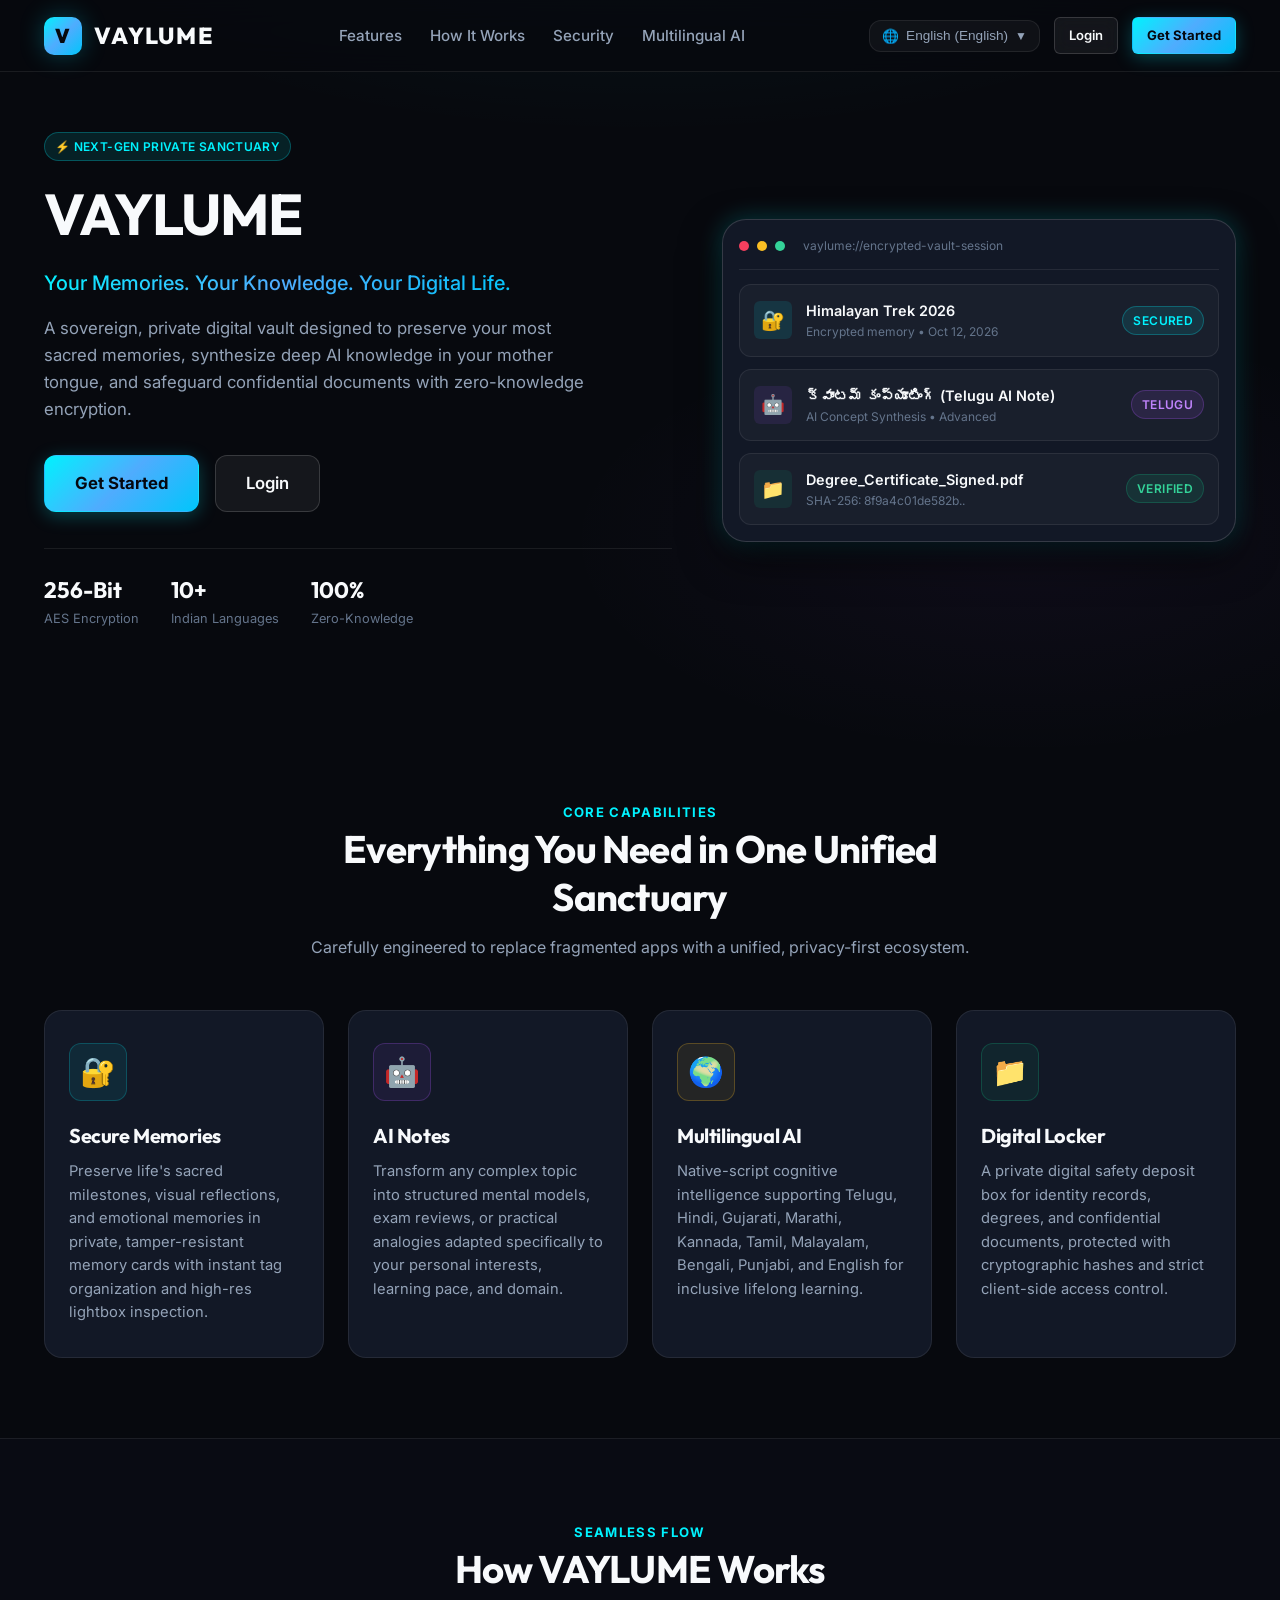
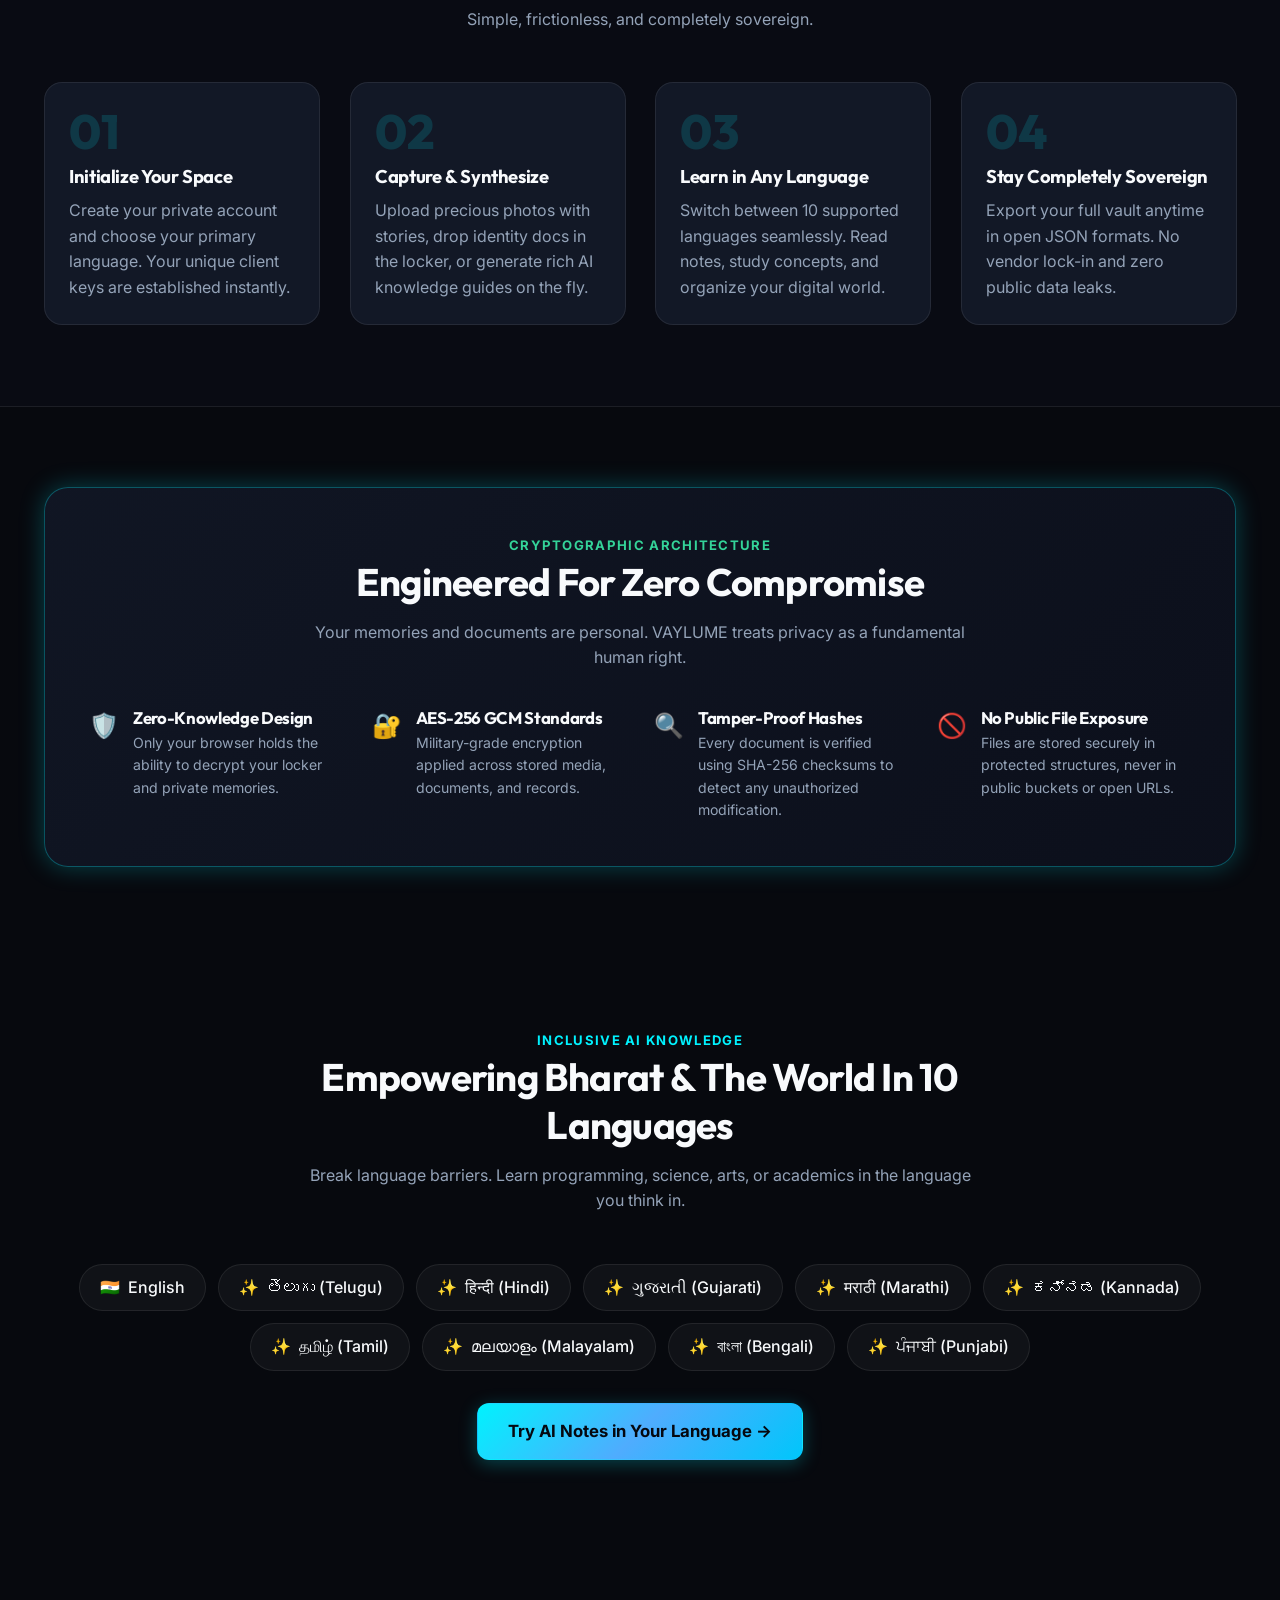
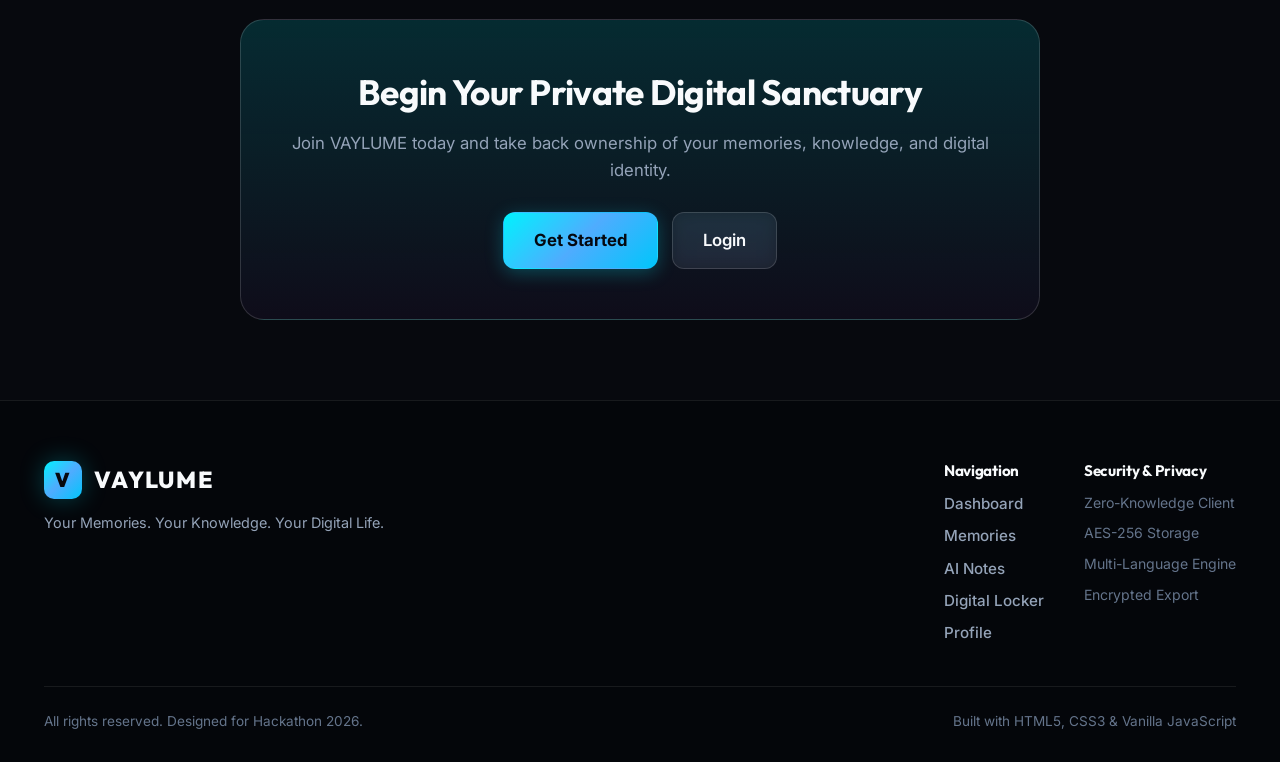
<file: frontend/index.html>
<!DOCTYPE html>
<html lang="en">
<head>
  <meta charset="UTF-8">
  <meta name="viewport" content="width=device-width, initial-scale=1.0">
  <title>VAYLUME | Your Memories. Your Knowledge. Your Digital Life.</title>
  <meta name="description" content="A private, encrypted digital sanctuary for personal memories, multilingual AI notes, and zero-knowledge digital document storage.">
  <link rel="icon" type="image/svg+xml" href="icon.svg">
  <link rel="manifest" href="manifest.json">
  <meta name="theme-color" content="#030712">
  <meta name="mobile-web-app-capable" content="yes">
  <link rel="stylesheet" href="css/style.css">
  <link rel="stylesheet" href="css/animations.css">
  <link rel="stylesheet" href="css/responsive.css">
</head>
<body>

  <!-- Floating Navigation Header -->
  <header class="site-header" role="banner">
    <div class="container nav-container">
      <a href="index.html" class="brand-logo" aria-label="VAYLUME Home">
        <span class="brand-icon">V</span>
        <span>VAYLUME</span>
      </a>

      <!-- Desktop Nav Links -->
      <nav aria-label="Main Navigation">
        <ul class="nav-links">
          <li><a href="#features" class="nav-link" data-i18n="nav_features">Features</a></li>
          <li><a href="#how-it-works" class="nav-link" data-i18n="nav_how_it_works">How It Works</a></li>
          <li><a href="#security" class="nav-link" data-i18n="nav_security">Security</a></li>
          <li><a href="#multilingual" class="nav-link" data-i18n="nav_multilingual">Multilingual AI</a></li>
        </ul>
      </nav>

      <!-- Nav Actions (Language Dropdown, Login, Get Started) -->
      <div class="nav-actions">
        <!-- Language Switcher -->
        <div class="lang-selector-wrapper">
          <button type="button" class="lang-btn" aria-haspopup="true" aria-expanded="false" id="header-lang-btn">
            <span>🌐</span>
            <span id="current-lang-text">English</span>
            <span style="font-size: 0.75rem;">▼</span>
          </button>
          <div class="lang-dropdown-menu" role="menu" aria-labelledby="header-lang-btn">
            <!-- Populated dynamically by main.js with 10 Indian & global languages -->
          </div>
        </div>

        <a href="login.html" class="btn btn-secondary btn-sm" data-i18n="btn_login">Login</a>
        <a href="signup.html" class="btn btn-primary btn-sm" data-i18n="btn_get_started">Get Started</a>

        <!-- Mobile Toggle Button -->
        <button type="button" class="mobile-nav-toggle" aria-label="Toggle Navigation Menu">
          ☰
        </button>
      </div>
    </div>
  </header>

  <main id="main-content">
    <!-- Hero Section -->
    <section class="hero-section" aria-labelledby="hero-heading">
      <div class="container hero-grid">
        <div class="hero-content">
          <div class="hero-badge animate-fadeIn">
            <span class="badge badge-cyan">⚡ Next-Gen Private Sanctuary</span>
          </div>

          <h1 id="hero-heading" class="hero-title animate-fadeIn">
            VAYLUME
          </h1>

          <p class="hero-tagline text-gradient animate-fadeIn" data-i18n="brand_tagline">
            Your Memories. Your Knowledge. Your Digital Life.
          </p>

          <p class="hero-desc animate-fadeIn">
            A sovereign, private digital vault designed to preserve your most sacred memories, synthesize deep AI knowledge in your mother tongue, and safeguard confidential documents with zero-knowledge encryption.
          </p>

          <div class="hero-actions animate-fadeIn">
            <a href="signup.html" class="btn btn-primary btn-lg" data-i18n="btn_get_started">
              Get Started Free →
            </a>
            <a href="login.html" class="btn btn-secondary btn-lg" data-i18n="btn_login">
              Login to Vault
            </a>
          </div>

          <div class="hero-stats animate-fadeIn">
            <div>
              <div class="hero-stat-number text-cyan">256-Bit</div>
              <div class="hero-stat-label">AES Encryption</div>
            </div>
            <div>
              <div class="hero-stat-number text-violet">10+</div>
              <div class="hero-stat-label">Indian Languages</div>
            </div>
            <div>
              <div class="hero-stat-number text-emerald">100%</div>
              <div class="hero-stat-label">Zero-Knowledge</div>
            </div>
          </div>
        </div>

        <!-- Futuristic Interactive Cyber Mockup -->
        <div class="hero-mockup-frame animate-float" aria-hidden="true">
          <div class="mockup-header">
            <span class="mockup-dot red"></span>
            <span class="mockup-dot yellow"></span>
            <span class="mockup-dot green"></span>
            <span style="font-size: 0.75rem; color: var(--text-muted); margin-left: 10px;">vaylume://encrypted-vault-session</span>
          </div>
          <div class="mockup-card-list">
            <div class="mockup-item">
              <div class="mockup-item-icon">🔐</div>
              <div style="flex: 1;">
                <div style="font-weight: 600; font-size: 0.9rem;">Himalayan Trek 2026</div>
                <div style="font-size: 0.75rem; color: var(--text-muted);">Encrypted memory • Oct 12, 2026</div>
              </div>
              <span class="badge badge-cyan">Secured</span>
            </div>

            <div class="mockup-item">
              <div class="mockup-item-icon" style="background: rgba(168, 85, 247, 0.1); color: var(--violet-400);">🤖</div>
              <div style="flex: 1;">
                <div style="font-weight: 600; font-size: 0.9rem;">క్వాంటమ్ కంప్యూటింగ్ (Telugu AI Note)</div>
                <div style="font-size: 0.75rem; color: var(--text-muted);">AI Concept Synthesis • Advanced</div>
              </div>
              <span class="badge badge-violet">Telugu</span>
            </div>

            <div class="mockup-item">
              <div class="mockup-item-icon" style="background: rgba(16, 185, 129, 0.1); color: var(--emerald-400);">📁</div>
              <div style="flex: 1;">
                <div style="font-weight: 600; font-size: 0.9rem;">Degree_Certificate_Signed.pdf</div>
                <div style="font-size: 0.75rem; color: var(--text-muted);">SHA-256: 8f9a4c01de582b..</div>
              </div>
              <span class="badge badge-emerald">Verified</span>
            </div>
          </div>
        </div>
      </div>
    </section>

    <!-- Four Core Features Section -->
    <section id="features" class="features-section reveal-on-scroll" aria-labelledby="features-heading">
      <div class="container">
        <div class="section-header">
          <span class="section-subtitle">Core Capabilities</span>
          <h2 id="features-heading" class="section-title">Everything You Need in One Unified Sanctuary</h2>
          <p>Carefully engineered to replace fragmented apps with a unified, privacy-first ecosystem.</p>
        </div>

        <div class="feature-grid">
          <!-- Feature 1: Secure Memories -->
          <article class="feature-card">
            <div class="feature-icon-box">🔐</div>
            <h3 class="feature-title">Secure Memories</h3>
            <p class="feature-desc">
              Preserve life's sacred milestones, visual reflections, and emotional memories in private, tamper-resistant memory cards with instant tag organization and high-res lightbox inspection.
            </p>
          </article>

          <!-- Feature 2: AI Notes -->
          <article class="feature-card">
            <div class="feature-icon-box" style="background: rgba(168, 85, 247, 0.08); border-color: rgba(168, 85, 247, 0.25); color: var(--violet-400);">🤖</div>
            <h3 class="feature-title">AI Notes</h3>
            <p class="feature-desc">
              Transform any complex topic into structured mental models, exam reviews, or practical analogies adapted specifically to your personal interests, learning pace, and domain.
            </p>
          </article>

          <!-- Feature 3: Multilingual AI -->
          <article class="feature-card">
            <div class="feature-icon-box" style="background: rgba(251, 191, 36, 0.08); border-color: rgba(251, 191, 36, 0.25); color: var(--amber-400);">🌍</div>
            <h3 class="feature-title">Multilingual AI</h3>
            <p class="feature-desc">
              Native-script cognitive intelligence supporting Telugu, Hindi, Gujarati, Marathi, Kannada, Tamil, Malayalam, Bengali, Punjabi, and English for inclusive lifelong learning.
            </p>
          </article>

          <!-- Feature 4: Digital Locker -->
          <article class="feature-card">
            <div class="feature-icon-box" style="background: rgba(16, 185, 129, 0.08); border-color: rgba(16, 185, 129, 0.25); color: var(--emerald-400);">📁</div>
            <h3 class="feature-title">Digital Locker</h3>
            <p class="feature-desc">
              A private digital safety deposit box for identity records, degrees, and confidential documents, protected with cryptographic hashes and strict client-side access control.
            </p>
          </article>
        </div>
      </div>
    </section>

    <!-- How It Works Section -->
    <section id="how-it-works" class="how-it-works-section reveal-on-scroll" aria-labelledby="hiw-heading">
      <div class="container">
        <div class="section-header">
          <span class="section-subtitle">Seamless Flow</span>
          <h2 id="hiw-heading" class="section-title">How VAYLUME Works</h2>
          <p>Simple, frictionless, and completely sovereign.</p>
        </div>

        <div class="steps-grid">
          <div class="step-card card">
            <div class="step-number">01</div>
            <h3 class="step-title">Initialize Your Space</h3>
            <p>Create your private account and choose your primary language. Your unique client keys are established instantly.</p>
          </div>

          <div class="step-card card">
            <div class="step-number">02</div>
            <h3 class="step-title">Capture & Synthesize</h3>
            <p>Upload precious photos with stories, drop identity docs in the locker, or generate rich AI knowledge guides on the fly.</p>
          </div>

          <div class="step-card card">
            <div class="step-number">03</div>
            <h3 class="step-title">Learn in Any Language</h3>
            <p>Switch between 10 supported languages seamlessly. Read notes, study concepts, and organize your digital world.</p>
          </div>

          <div class="step-card card">
            <div class="step-number">04</div>
            <h3 class="step-title">Stay Completely Sovereign</h3>
            <p>Export your full vault anytime in open JSON formats. No vendor lock-in and zero public data leaks.</p>
          </div>
        </div>
      </div>
    </section>

    <!-- Security Spotlight Section -->
    <section id="security" class="security-section reveal-on-scroll" aria-labelledby="security-heading">
      <div class="container">
        <div class="security-box">
          <div class="section-header" style="margin-bottom: 20px;">
            <span class="section-subtitle" style="color: var(--emerald-400);">Cryptographic Architecture</span>
            <h2 id="security-heading" class="section-title">Engineered For Zero Compromise</h2>
            <p>Your memories and documents are personal. VAYLUME treats privacy as a fundamental human right.</p>
          </div>

          <div class="security-grid">
            <div class="security-item">
              <span class="security-item-icon">🛡️</span>
              <div>
                <h4 style="font-size: 1.05rem; margin-bottom: 4px;">Zero-Knowledge Design</h4>
                <p style="font-size: 0.88rem;">Only your browser holds the ability to decrypt your locker and private memories.</p>
              </div>
            </div>

            <div class="security-item">
              <span class="security-item-icon">🔐</span>
              <div>
                <h4 style="font-size: 1.05rem; margin-bottom: 4px;">AES-256 GCM Standards</h4>
                <p style="font-size: 0.88rem;">Military-grade encryption applied across stored media, documents, and records.</p>
              </div>
            </div>

            <div class="security-item">
              <span class="security-item-icon">🔍</span>
              <div>
                <h4 style="font-size: 1.05rem; margin-bottom: 4px;">Tamper-Proof Hashes</h4>
                <p style="font-size: 0.88rem;">Every document is verified using SHA-256 checksums to detect any unauthorized modification.</p>
              </div>
            </div>

            <div class="security-item">
              <span class="security-item-icon">🚫</span>
              <div>
                <h4 style="font-size: 1.05rem; margin-bottom: 4px;">No Public File Exposure</h4>
                <p style="font-size: 0.88rem;">Files are stored securely in protected structures, never in public buckets or open URLs.</p>
              </div>
            </div>
          </div>
        </div>
      </div>
    </section>

    <!-- Multilingual AI Section -->
    <section id="multilingual" class="multilingual-section reveal-on-scroll" aria-labelledby="multilingual-heading">
      <div class="container" style="text-align: center;">
        <div class="section-header">
          <span class="section-subtitle">Inclusive AI Knowledge</span>
          <h2 id="multilingual-heading" class="section-title">Empowering Bharat & The World In 10 Languages</h2>
          <p>Break language barriers. Learn programming, science, arts, or academics in the language you think in.</p>
        </div>

        <div class="multilingual-pills-wrap">
          <div class="lang-spotlight-pill"><span>🇮🇳</span> English</div>
          <div class="lang-spotlight-pill"><span>✨</span> తెలుగు (Telugu)</div>
          <div class="lang-spotlight-pill"><span>✨</span> हिन्दी (Hindi)</div>
          <div class="lang-spotlight-pill"><span>✨</span> ગુજરાતી (Gujarati)</div>
          <div class="lang-spotlight-pill"><span>✨</span> मराठी (Marathi)</div>
          <div class="lang-spotlight-pill"><span>✨</span> ಕನ್ನಡ (Kannada)</div>
          <div class="lang-spotlight-pill"><span>✨</span> தமிழ் (Tamil)</div>
          <div class="lang-spotlight-pill"><span>✨</span> മലയാളം (Malayalam)</div>
          <div class="lang-spotlight-pill"><span>✨</span> বাংলা (Bengali)</div>
          <div class="lang-spotlight-pill"><span>✨</span> ਪੰਜਾਬੀ (Punjabi)</div>
        </div>

        <div style="margin-top: 32px;">
          <a href="notes.html" class="btn btn-primary btn-lg">
            Try AI Notes in Your Language →
          </a>
        </div>
      </div>
    </section>

    <!-- Call to Action Section -->
    <section class="cta-section reveal-on-scroll">
      <div class="container">
        <div class="cta-box">
          <h2 style="font-size: 2.2rem; margin-bottom: 16px;">Begin Your Private Digital Sanctuary</h2>
          <p style="font-size: 1.05rem; margin-bottom: 28px;">
            Join VAYLUME today and take back ownership of your memories, knowledge, and digital identity.
          </p>
          <div style="display: flex; gap: 14px; justify-content: center; flex-wrap: wrap;">
            <a href="signup.html" class="btn btn-primary btn-lg" data-i18n="btn_get_started">Create Free Account</a>
            <a href="login.html" class="btn btn-secondary btn-lg" data-i18n="btn_login">Sign In</a>
          </div>
        </div>
      </div>
    </section>
  </main>

  <!-- Site Footer -->
  <footer class="site-footer" role="contentinfo">
    <div class="container">
      <div style="display: flex; justify-content: space-between; align-items: flex-start; flex-wrap: gap; gap: 30px;">
        <div style="max-width: 360px;">
          <a href="index.html" class="brand-logo" style="margin-bottom: 12px;">
            <span class="brand-icon">V</span>
            <span>VAYLUME</span>
          </a>
          <p style="font-size: 0.9rem;" data-i18n="brand_tagline">
            "Your Memories. Your Knowledge. Your Digital Life."
          </p>
        </div>

        <div style="display: flex; gap: 40px; flex-wrap: wrap;">
          <div>
            <h4 style="font-size: 0.95rem; margin-bottom: 12px; color: var(--text-primary);">Navigation</h4>
            <ul style="list-style: none; display: flex; flex-direction: column; gap: 8px; font-size: 0.88rem;">
              <li><a href="dashboard.html" class="nav-link">Dashboard</a></li>
              <li><a href="memories.html" class="nav-link">Memories</a></li>
              <li><a href="notes.html" class="nav-link">AI Notes</a></li>
              <li><a href="locker.html" class="nav-link">Digital Locker</a></li>
              <li><a href="profile.html" class="nav-link">Profile</a></li>
            </ul>
          </div>

          <div>
            <h4 style="font-size: 0.95rem; margin-bottom: 12px; color: var(--text-primary);">Security & Privacy</h4>
            <ul style="list-style: none; display: flex; flex-direction: column; gap: 8px; font-size: 0.88rem; color: var(--text-muted);">
              <li>Zero-Knowledge Client</li>
              <li>AES-256 Storage</li>
              <li>Multi-Language Engine</li>
              <li>Encrypted Export</li>
            </ul>
          </div>
        </div>
      </div>

      <div class="footer-bottom">
        <span data-i18n="footer_rights">© 2026 VAYLUME. All rights reserved. Designed for Hackathon 2026.</span>
        <span>Built with HTML5, CSS3 & Vanilla JavaScript</span>
      </div>
    </div>
  </footer>

  <script src="js/api.js"></script>
  <script src="js/main.js"></script>
</body>
</html>
</file>
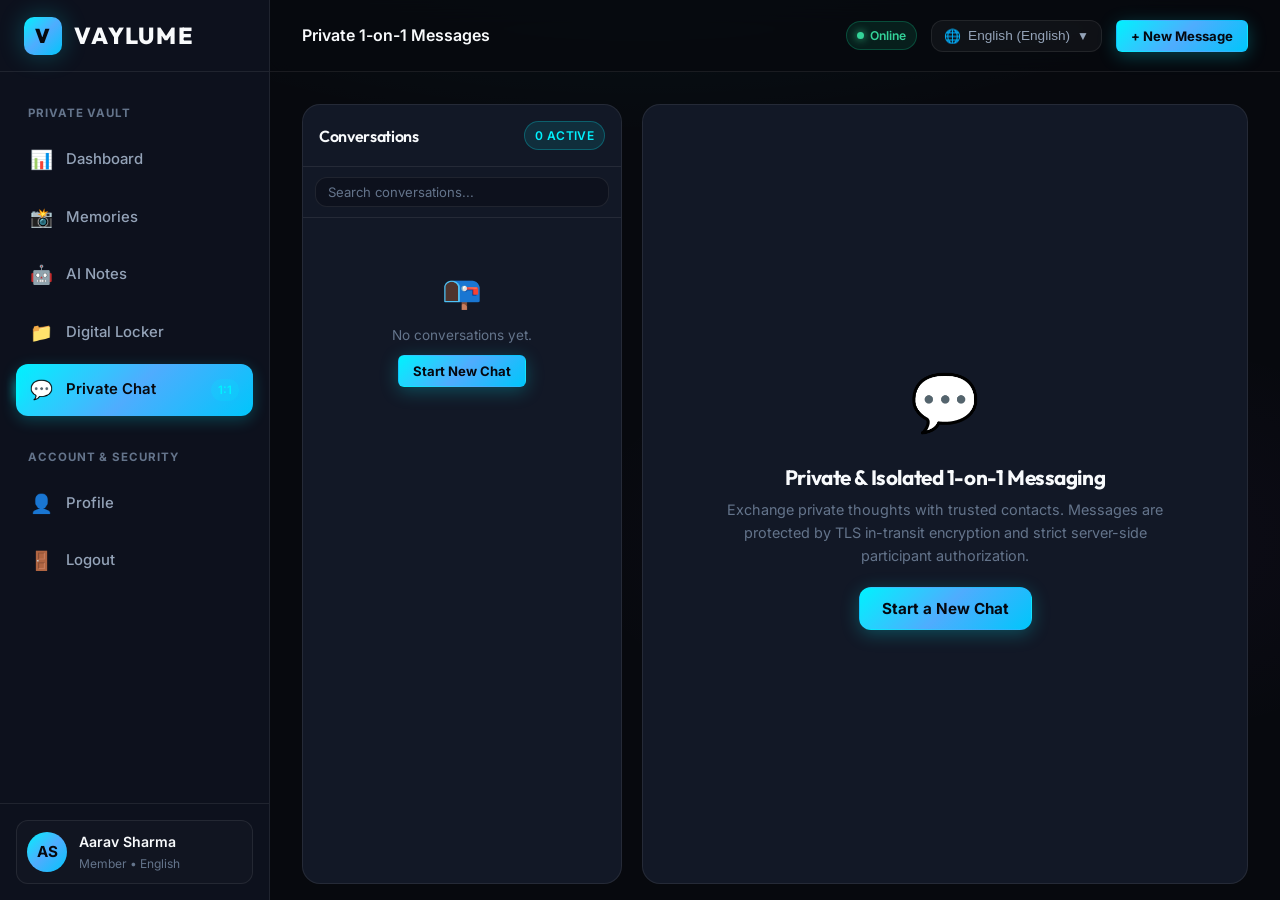
<file: frontend/chat.html>
<!DOCTYPE html>
<html lang="en">
<head>
  <meta charset="UTF-8">
  <meta name="viewport" content="width=device-width, initial-scale=1.0">
  <title>Private Chat | VAYLUME Encrypted Space</title>
  <link rel="stylesheet" href="css/style.css">
  <link rel="stylesheet" href="css/animations.css">
  <link rel="stylesheet" href="css/responsive.css">
</head>
<body>

  <div class="app-layout">
    
    <!-- Sidebar Navigation -->
    <aside class="app-sidebar" role="navigation" aria-label="Sidebar Navigation">
      <div class="sidebar-header">
        <a href="dashboard.html" class="brand-logo">
          <span class="brand-icon">V</span>
          <span>VAYLUME</span>
        </a>
      </div>

      <div class="sidebar-nav">
        <div class="nav-section-title">Private Vault</div>
        <ul class="sidebar-menu">
          <li>
            <a href="dashboard.html" class="sidebar-link">
              <span class="menu-icon">📊</span>
              <span data-i18n="nav_dashboard">Dashboard</span>
            </a>
          </li>
          <li>
            <a href="memories.html" class="sidebar-link">
              <span class="menu-icon">📸</span>
              <span data-i18n="nav_memories">Memories</span>
            </a>
          </li>
          <li>
            <a href="notes.html" class="sidebar-link">
              <span class="menu-icon">🤖</span>
              <span data-i18n="nav_notes">AI Notes</span>
            </a>
          </li>
          <li>
            <a href="locker.html" class="sidebar-link">
              <span class="menu-icon">📁</span>
              <span data-i18n="nav_locker">Digital Locker</span>
            </a>
          </li>
          <li>
            <a href="chat.html" class="sidebar-link active">
              <span class="menu-icon">💬</span>
              <span>Private Chat</span>
              <span class="sidebar-badge" style="background: rgba(0, 242, 254, 0.15); color: var(--cyan-400);">1:1</span>
            </a>
          </li>
        </ul>

        <div class="nav-section-title" style="margin-top: 24px;">Account & Security</div>
        <ul class="sidebar-menu">
          <li>
            <a href="profile.html" class="sidebar-link">
              <span class="menu-icon">👤</span>
              <span data-i18n="nav_profile">Profile & Settings</span>
            </a>
          </li>
          <li>
            <a href="#" class="sidebar-link btn-logout-trigger">
              <span class="menu-icon">🚪</span>
              <span data-i18n="nav_logout">Logout</span>
            </a>
          </li>
        </ul>
      </div>

      <!-- User Info Card in Sidebar Bottom -->
      <div class="sidebar-footer">
        <div class="sidebar-user-card">
          <div class="user-avatar">AS</div>
          <div class="user-info">
            <div class="user-name display-user-name">Aarav Sharma</div>
            <div class="user-role display-user-role">Member • English</div>
          </div>
        </div>
      </div>
    </aside>

    <!-- Main Content Area -->
    <main class="app-main">
      
      <!-- Topbar Header -->
      <header class="app-topbar">
        <div style="display: flex; align-items: center; gap: 14px;">
          <button type="button" class="btn-icon sidebar-toggle-btn mobile-nav-toggle" aria-label="Toggle Navigation Drawer">
            ☰
          </button>
          <div style="font-weight: 600; font-size: 1rem;">Private 1-on-1 Messages</div>
        </div>

        <div class="topbar-actions">
          <!-- Global Language Selector Dropdown -->
          <div class="lang-selector-wrapper">
            <button type="button" class="lang-btn" aria-haspopup="true" aria-expanded="false" id="chat-lang-btn">
              <span>🌐</span>
              <span id="current-lang-text">English</span>
              <span style="font-size: 0.75rem;">▼</span>
            </button>
            <div class="lang-dropdown-menu" role="menu" aria-labelledby="chat-lang-btn"></div>
          </div>

          <button type="button" class="btn btn-primary btn-sm" id="btn-start-chat">
            + New Message
          </button>
        </div>
      </header>

      <!-- Chat Workspace -->
      <div class="app-body" style="padding-bottom: 12px;">
        
        <div class="chat-container">
          
          <!-- Left: Conversations List -->
          <div class="chat-conversations-pane">
            <div class="chat-conversations-header">
              <h3 style="font-size: 1rem; font-weight: 600; margin: 0;">Conversations</h3>
              <span id="chat-conv-count" class="badge badge-cyan">0 active</span>
            </div>

            <div style="padding: 10px 12px; border-bottom: 1px solid var(--border-subtle);">
              <input type="text" id="chat-search-input" class="form-control" placeholder="Search conversations..." style="font-size: 0.82rem; padding: 6px 12px;">
            </div>

            <div class="chat-conversations-list" id="chat-conversations-list">
              <!-- Dynamically populated by chat.js -->
              <div class="empty-state" style="padding: 40px 16px;">
                <p style="font-size: 0.85rem; color: var(--text-muted);">No active chats yet. Click "+ New Message" to start a conversation.</p>
              </div>
            </div>
          </div>

          <!-- Right: Active Chat Thread Pane -->
          <div class="chat-thread-pane" id="chat-thread-pane">
            
            <!-- Default Placeholder when no chat is open -->
            <div id="chat-empty-thread-state" class="empty-state" style="margin: auto; padding: 60px 24px; text-align: center;">
              <div style="font-size: 3.5rem; margin-bottom: 16px;">💬</div>
              <h3 style="font-size: 1.3rem; margin-bottom: 8px;">Private & Isolated 1-on-1 Messaging</h3>
              <p style="font-size: 0.9rem; color: var(--text-muted); max-width: 440px; margin: 0 auto 20px;">
                Exchange private thoughts with trusted contacts. Messages are protected by TLS in-transit encryption and strict server-side participant authorization.
              </p>
              <button type="button" class="btn btn-primary" onclick="document.getElementById('btn-start-chat').click()">
                Start a New Chat
              </button>
            </div>

            <!-- Active Thread Content (Hidden by default until a conversation is selected) -->
            <div id="chat-active-thread" style="display: none; height: 100%; flex-direction: column;">
              
              <!-- Thread Header -->
              <div class="chat-thread-header">
                <div style="display: flex; align-items: center; gap: 12px;">
                  <div class="chat-conv-avatar" id="active-chat-avatar">U</div>
                  <div>
                    <div style="font-weight: 600; font-size: 0.95rem;" id="active-chat-name">Contact Name</div>
                    <div style="font-size: 0.75rem; color: var(--emerald-400);" id="active-chat-status">● Active in VAYLUME</div>
                  </div>
                </div>

                <div style="display: flex; align-items: center; gap: 8px;">
                  <button type="button" class="btn btn-outline btn-sm" id="btn-block-contact" title="Block User">
                    🚫 Block
                  </button>
                  <button type="button" class="btn btn-danger btn-sm" id="btn-delete-conv" title="Delete Conversation">
                    🗑️ Delete Chat
                  </button>
                </div>
              </div>

              <!-- Transport Security Banner -->
              <div class="chat-security-disclaimer">
                <span>🛡️ Protected by TLS transport encryption and server-authorized access control.</span>
              </div>

              <!-- Message Stream -->
              <div class="chat-messages-scroll" id="chat-messages-scroll">
                <!-- Messages appended dynamically by chat.js -->
              </div>

              <!-- Chat Input Bar -->
              <form class="chat-input-bar" id="chat-send-form">
                <input 
                  type="text" 
                  id="chat-message-input" 
                  class="form-control chat-input-field" 
                  placeholder="Type a secure message... (Enter to send)" 
                  autocomplete="off"
                  required
                >
                <button type="submit" class="btn btn-primary btn-sm" style="border-radius: var(--radius-full); padding: 10px 20px;">
                  Send 🚀
                </button>
              </form>

            </div>

          </div>

        </div>

      </div>
    </main>
  </div>

  <!-- New Chat Modal -->
  <div class="modal-backdrop" id="new-chat-modal" role="dialog" aria-modal="true" style="display: none;">
    <div class="modal-dialog">
      <div class="modal-header">
        <h3 class="modal-title">💬 Start New Private Conversation</h3>
        <button type="button" class="modal-close-btn" onclick="window.closeModal('new-chat-modal')">✕</button>
      </div>
      <form id="new-chat-form">
        <div class="modal-body">
          <div class="form-group">
            <label for="new-chat-recipient" class="form-label">Recipient Email or User ID <span class="required">*</span></label>
            <input 
              type="text" 
              id="new-chat-recipient" 
              class="form-control" 
              placeholder="e.g. partner@example.com or user UUID" 
              required
            >
            <div class="form-help">Enter the registered email or ID of the VAYLUME member you wish to contact.</div>
          </div>
        </div>
        <div class="modal-footer">
          <button type="button" class="btn btn-secondary" onclick="window.closeModal('new-chat-modal')">Cancel</button>
          <button type="submit" class="btn btn-primary">Start Conversation</button>
        </div>
      </form>
    </div>
  </div>

  <script src="js/api.js"></script>
  <script src="js/main.js"></script>
  <script src="js/chat.js"></script>
</body>
</html>
</file>
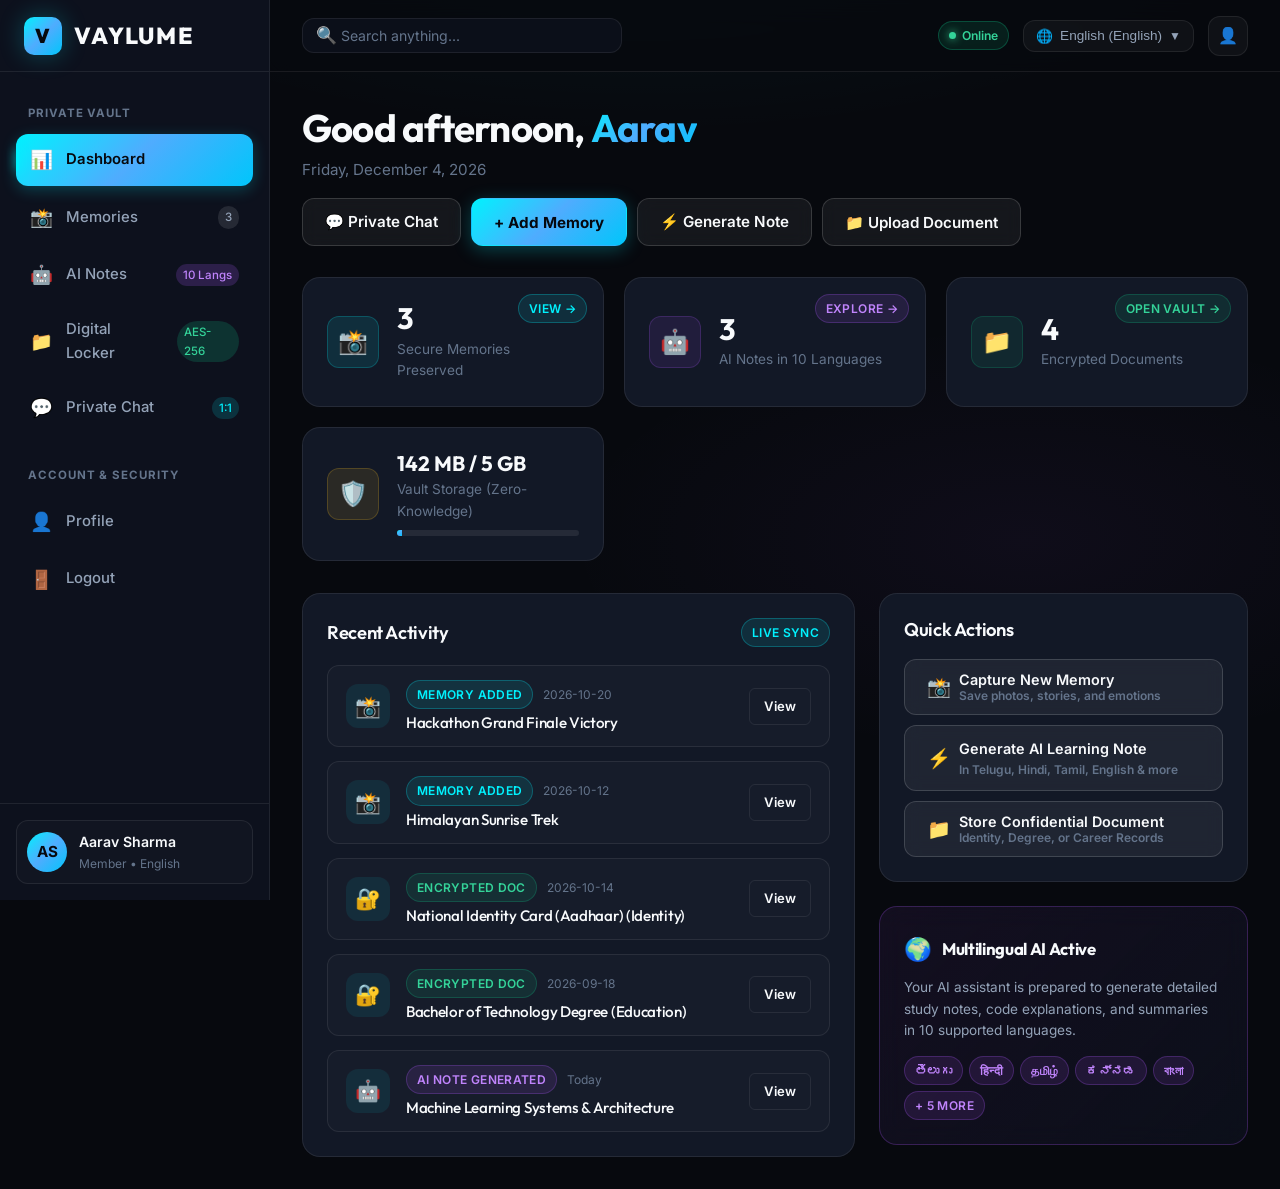
<file: frontend/dashboard.html>
<!DOCTYPE html>
<html lang="en">
<head>
  <meta charset="UTF-8">
  <meta name="viewport" content="width=device-width, initial-scale=1.0">
  <title>Dashboard | VAYLUME</title>
  <link rel="stylesheet" href="css/style.css">
  <link rel="stylesheet" href="css/animations.css">
  <link rel="stylesheet" href="css/responsive.css">
</head>
<body>

  <div class="app-layout">
    
    <!-- Sidebar Navigation -->
    <aside class="app-sidebar" role="navigation" aria-label="Sidebar Navigation">
      <div class="sidebar-header">
        <a href="dashboard.html" class="brand-logo">
          <span class="brand-icon">V</span>
          <span>VAYLUME</span>
        </a>
      </div>

      <div class="sidebar-nav">
        <div class="nav-section-title">Private Vault</div>
        <ul class="sidebar-menu">
          <li>
            <a href="dashboard.html" class="sidebar-link active">
              <span class="menu-icon">📊</span>
              <span data-i18n="nav_dashboard">Dashboard</span>
            </a>
          </li>
          <li>
            <a href="memories.html" class="sidebar-link">
              <span class="menu-icon">📸</span>
              <span data-i18n="nav_memories">Memories</span>
              <span class="sidebar-badge" id="stat-memories-count-badge">3</span>
            </a>
          </li>
          <li>
            <a href="notes.html" class="sidebar-link">
              <span class="menu-icon">🤖</span>
              <span data-i18n="nav_notes">AI Notes</span>
              <span class="sidebar-badge" style="background: rgba(168, 85, 247, 0.2); color: var(--violet-400);">10 Langs</span>
            </a>
          </li>
          <li>
            <a href="locker.html" class="sidebar-link">
              <span class="menu-icon">📁</span>
              <span data-i18n="nav_locker">Digital Locker</span>
              <span class="sidebar-badge" style="background: rgba(16, 185, 129, 0.2); color: var(--emerald-400);">AES-256</span>
            </a>
          </li>
          <li>
            <a href="chat.html" class="sidebar-link">
              <span class="menu-icon">💬</span>
              <span>Private Chat</span>
              <span class="sidebar-badge" style="background: rgba(0, 242, 254, 0.15); color: var(--cyan-400);">1:1</span>
            </a>
          </li>
        </ul>

        <div class="nav-section-title" style="margin-top: 24px;">Account & Security</div>
        <ul class="sidebar-menu">
          <li>
            <a href="profile.html" class="sidebar-link">
              <span class="menu-icon">👤</span>
              <span data-i18n="nav_profile">Profile & Settings</span>
            </a>
          </li>
          <li>
            <a href="#" class="sidebar-link btn-logout-trigger">
              <span class="menu-icon">🚪</span>
              <span data-i18n="nav_logout">Logout</span>
            </a>
          </li>
        </ul>
      </div>

      <!-- User Info Card in Sidebar Bottom -->
      <div class="sidebar-footer">
        <div class="sidebar-user-card">
          <div class="user-avatar">AS</div>
          <div class="user-info">
            <div class="user-name display-user-name">Aarav Sharma</div>
            <div class="user-role display-user-role">Member • English</div>
          </div>
        </div>
      </div>
    </aside>

    <!-- App Main Body -->
    <main class="app-main">
      
      <!-- Topbar Header -->
      <header class="app-topbar">
        <div style="display: flex; align-items: center; gap: 14px;">
          <button type="button" class="btn-icon sidebar-toggle-btn mobile-nav-toggle" aria-label="Toggle Navigation Drawer">
            ☰
          </button>
          <div class="topbar-search">
            <div class="input-icon-wrapper">
              <span class="input-icon">🔍</span>
              <input type="text" class="form-control" placeholder="Search memories, notes, locker..." data-i18n="search_placeholder" style="padding: 8px 14px 8px 38px; font-size: 0.88rem;">
            </div>
          </div>
        </div>

        <div class="topbar-actions">
          <!-- Global Language Selector Dropdown -->
          <div class="lang-selector-wrapper">
            <button type="button" class="lang-btn" aria-haspopup="true" aria-expanded="false" id="dash-lang-btn">
              <span>🌐</span>
              <span id="current-lang-text">English</span>
              <span style="font-size: 0.75rem;">▼</span>
            </button>
            <div class="lang-dropdown-menu" role="menu" aria-labelledby="dash-lang-btn"></div>
          </div>

          <!-- Profile Link -->
          <a href="profile.html" class="btn-icon" title="My Profile" aria-label="User Profile">
            👤
          </a>
        </div>
      </header>

      <!-- Dashboard Main View -->
      <div class="app-body">
        
        <!-- Welcome Hero Section -->
        <div style="display: flex; justify-content: space-between; align-items: flex-end; flex-wrap: wrap; gap: 16px; margin-bottom: 30px;">
          <div>
            <h1 id="dashboard-greeting-title" style="font-size: clamp(1.8rem, 3vw, 2.4rem); margin-bottom: 6px;">
              Welcome back, <span class="text-gradient display-user-name">Aarav</span>
            </h1>
            <p id="dashboard-date-subtitle" style="font-size: 0.95rem; color: var(--text-muted);">
              October 2026 • Your private sanctuary is synchronized and protected.
            </p>
          </div>

          <!-- Quick Action Buttons Header -->
          <div style="display: flex; gap: 10px; flex-wrap: wrap;">
            <a href="chat.html" class="btn btn-secondary">💬 Private Chat</a>
            <button type="button" class="btn btn-primary" onclick="window.openModal('quick-add-memory-modal')">
              + Add Memory
            </button>
            <a href="notes.html" class="btn btn-secondary">
              ⚡ Generate Note
            </a>
            <button type="button" class="btn btn-secondary" onclick="window.openModal('quick-upload-doc-modal')">
              📁 Upload Document
            </button>
          </div>
        </div>

        <!-- Metric Stat Cards -->
        <div class="stats-grid">
          
          <!-- Card 1: Secure Memories -->
          <div class="stat-card card-interactive" onclick="window.location.href='memories.html'" style="cursor: pointer;">
            <div class="stat-icon cyan">📸</div>
            <div>
              <div class="stat-value" id="stat-memories-count">3</div>
              <div class="stat-label">Secure Memories Preserved</div>
            </div>
            <span class="badge badge-cyan" style="position: absolute; top: 16px; right: 16px;">View →</span>
          </div>

          <!-- Card 2: AI Notes Generated -->
          <div class="stat-card card-interactive" onclick="window.location.href='notes.html'" style="cursor: pointer;">
            <div class="stat-icon violet">🤖</div>
            <div>
              <div class="stat-value" id="stat-notes-count">2</div>
              <div class="stat-label">AI Notes in 10 Languages</div>
            </div>
            <span class="badge badge-violet" style="position: absolute; top: 16px; right: 16px;">Explore →</span>
          </div>

          <!-- Card 3: Digital Locker Documents -->
          <div class="stat-card card-interactive" onclick="window.location.href='locker.html'" style="cursor: pointer;">
            <div class="stat-icon emerald">📁</div>
            <div>
              <div class="stat-value" id="stat-docs-count">4</div>
              <div class="stat-label">Encrypted Documents</div>
            </div>
            <span class="badge badge-emerald" style="position: absolute; top: 16px; right: 16px;">Open Vault →</span>
          </div>

          <!-- Card 4: Vault Storage Quota -->
          <div class="stat-card">
            <div class="stat-icon amber">🛡️</div>
            <div style="flex: 1;">
              <div class="stat-value" id="stat-storage-used" style="font-size: 1.3rem;">142 MB / 5 GB</div>
              <div class="stat-label">Vault Storage (Zero-Knowledge)</div>
              <div style="width: 100%; height: 6px; background: rgba(255,255,255,0.08); border-radius: 99px; margin-top: 8px; overflow: hidden;">
                <div id="dashboard-storage-bar" style="height: 100%; width: 3%; background: var(--gradient-brand);"></div>
              </div>
            </div>
          </div>

        </div>

        <!-- Quick Access Dashboard Workspace -->
        <div style="display: grid; grid-template-columns: 1.2fr 0.8fr; gap: 24px; align-items: start;">
          
          <!-- Recent Activity Timeline -->
          <div class="card">
            <div class="card-header">
              <h3 class="card-title">Recent Activity</h3>
              <span class="badge badge-cyan">Live Sync</span>
            </div>
            <div class="activity-list" id="recent-activity-list">
              <!-- Dynamically populated by dashboard.js -->
            </div>
          </div>

          <!-- Quick Actions & Multilingual Preview -->
          <div style="display: flex; flex-direction: column; gap: 24px;">
            
            <!-- Quick Actions Hub -->
            <div class="card">
              <div class="card-header">
                <h3 class="card-title" data-i18n="quick_actions">Quick Actions</h3>
              </div>
              <div style="display: flex; flex-direction: column; gap: 10px;">
                <button type="button" class="btn btn-secondary" style="justify-content: flex-start; text-align: left;" onclick="window.openModal('quick-add-memory-modal')">
                  <span style="font-size: 1.2rem;">📸</span>
                  <div>
                    <div style="font-weight: 600; font-size: 0.9rem;">Capture New Memory</div>
                    <div style="font-size: 0.75rem; color: var(--text-muted);">Save photos, stories, and emotions</div>
                  </div>
                </button>

                <a href="notes.html" class="btn btn-secondary" style="justify-content: flex-start; text-align: left;">
                  <span style="font-size: 1.2rem;">⚡</span>
                  <div>
                    <div style="font-weight: 600; font-size: 0.9rem;">Generate AI Learning Note</div>
                    <div style="font-size: 0.75rem; color: var(--text-muted);">In Telugu, Hindi, Tamil, English & more</div>
                  </div>
                </a>

                <button type="button" class="btn btn-secondary" style="justify-content: flex-start; text-align: left;" onclick="window.openModal('quick-upload-doc-modal')">
                  <span style="font-size: 1.2rem;">📁</span>
                  <div>
                    <div style="font-weight: 600; font-size: 0.9rem;">Store Confidential Document</div>
                    <div style="font-size: 0.75rem; color: var(--text-muted);">Identity, Degree, or Career Records</div>
                  </div>
                </button>
              </div>
            </div>

            <!-- Language Readiness Spotlight -->
            <div class="card" style="background: linear-gradient(135deg, rgba(168, 85, 247, 0.08) 0%, rgba(13, 17, 29, 0.8) 100%); border-color: rgba(168, 85, 247, 0.25);">
              <div style="display: flex; align-items: center; gap: 10px; margin-bottom: 10px;">
                <span style="font-size: 1.4rem;">🌍</span>
                <h4 style="font-size: 1.05rem;">Multilingual AI Active</h4>
              </div>
              <p style="font-size: 0.85rem; color: var(--text-secondary); margin-bottom: 14px;">
                Your AI assistant is prepared to generate detailed study notes, code explanations, and summaries in 10 supported languages.
              </p>
              <div style="display: flex; flex-wrap: wrap; gap: 6px;">
                <span class="badge badge-violet">తెలుగు</span>
                <span class="badge badge-violet">हिन्दी</span>
                <span class="badge badge-violet">தமிழ்</span>
                <span class="badge badge-violet">ಕನ್ನಡ</span>
                <span class="badge badge-violet">বাংলা</span>
                <span class="badge badge-violet">+ 5 more</span>
              </div>
            </div>

          </div>

        </div>

      </div>
    </main>
  </div>

  <!-- Quick Add Memory Modal -->
  <div class="modal-backdrop" id="quick-add-memory-modal" role="dialog" aria-modal="true" aria-labelledby="qam-title">
    <div class="modal-dialog">
      <div class="modal-header">
        <h3 id="qam-title" class="modal-title">+ Add New Memory</h3>
        <button type="button" class="modal-close" onclick="window.closeModal('quick-add-memory-modal')" aria-label="Close dialog">×</button>
      </div>
      <form id="quick-add-memory-form">
        <div class="modal-body">
          <div class="form-group">
            <label for="quick-memory-title" class="form-label">Memory Title <span class="required">*</span></label>
            <input type="text" id="quick-memory-title" class="form-control" placeholder="E.g., Stargazing Night in Manali" required>
          </div>
          <div class="form-group">
            <label for="quick-memory-desc" class="form-label">Description / Reflection</label>
            <textarea id="quick-memory-desc" class="form-control" placeholder="Write what made this moment unforgettable..."></textarea>
          </div>
          <div class="form-group">
            <label for="quick-memory-date" class="form-label">Date</label>
            <input type="date" id="quick-memory-date" class="form-control">
          </div>
        </div>
        <div class="modal-footer">
          <button type="button" class="btn btn-secondary" onclick="window.closeModal('quick-add-memory-modal')">Cancel</button>
          <button type="submit" class="btn btn-primary">Save Memory Securely</button>
        </div>
      </form>
    </div>
  </div>

  <!-- Quick Upload Document Modal -->
  <div class="modal-backdrop" id="quick-upload-doc-modal" role="dialog" aria-modal="true" aria-labelledby="qud-title">
    <div class="modal-dialog">
      <div class="modal-header">
        <h3 id="qud-title" class="modal-title">📁 Upload Document to Locker</h3>
        <button type="button" class="modal-close" onclick="window.closeModal('quick-upload-doc-modal')" aria-label="Close dialog">×</button>
      </div>
      <form id="quick-upload-doc-form">
        <div class="modal-body">
          <div class="form-group">
            <label for="quick-doc-title" class="form-label">Document Title <span class="required">*</span></label>
            <input type="text" id="quick-doc-title" class="form-control" placeholder="E.g., Passport Copy 2026" required>
          </div>
          <div class="form-group">
            <label for="quick-doc-category" class="form-label">Category <span class="required">*</span></label>
            <select id="quick-doc-category" class="form-select form-control" required>
              <option value="Identity">Identity</option>
              <option value="Education">Education</option>
              <option value="Certificates">Certificates</option>
              <option value="Career">Career</option>
              <option value="Personal">Personal</option>
              <option value="Other">Other</option>
            </select>
          </div>
          <div class="form-group">
            <label for="quick-doc-file" class="form-label">Select File (PDF, Image, Doc)</label>
            <input type="file" id="quick-doc-file" class="form-control">
          </div>
        </div>
        <div class="modal-footer">
          <button type="button" class="btn btn-secondary" onclick="window.closeModal('quick-upload-doc-modal')">Cancel</button>
          <button type="submit" class="btn btn-primary">Encrypt & Save</button>
        </div>
      </form>
    </div>
  </div>

  <script src="js/api.js"></script>
  <script src="js/main.js"></script>
  <script src="js/dashboard.js"></script>
</body>
</html>
</file>
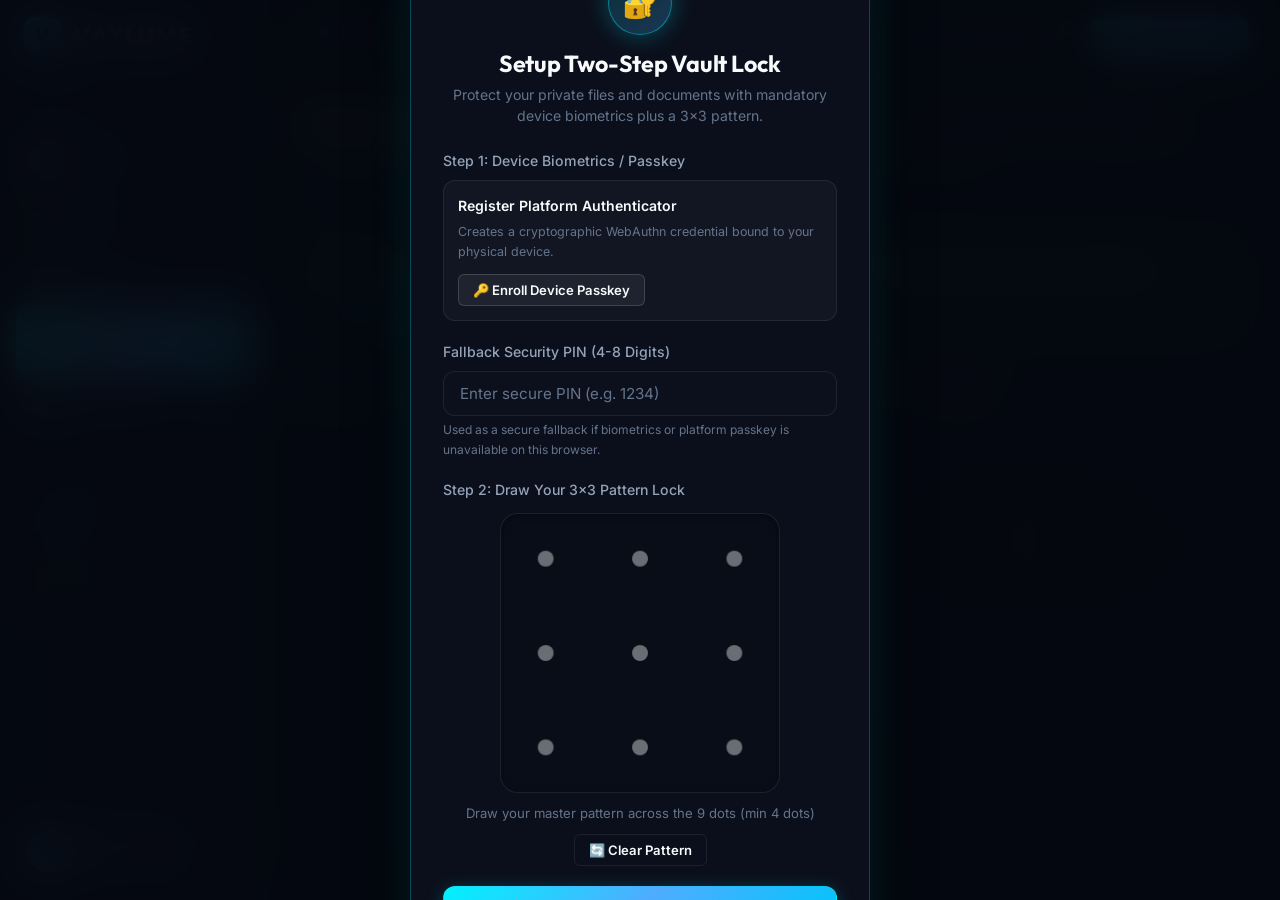
<file: frontend/locker.html>
<!DOCTYPE html>
<html lang="en">
<head>
  <meta charset="UTF-8">
  <meta name="viewport" content="width=device-width, initial-scale=1.0">
  <title>Digital Locker | VAYLUME Encrypted Vault</title>
  <link rel="stylesheet" href="css/style.css">
  <link rel="stylesheet" href="css/animations.css">
  <link rel="stylesheet" href="css/responsive.css">
</head>
<body>

  <!-- Full-Screen Two-Step Lock Barrier Overlay -->
  <div class="vault-lock-overlay" id="vault-lock-overlay" role="dialog" aria-modal="true" aria-labelledby="vault-lock-title">
    
    <!-- UNLOCK VIEW (When already configured) -->
    <div class="vault-lock-card" id="vault-unlock-view">
      <div class="vault-card-header">
        <div class="vault-card-icon">🛡️</div>
        <h2 class="vault-card-title" id="vault-lock-title">Two-Step Security Lock</h2>
        <p class="vault-card-subtitle" id="vault-lock-subtitle">
          Digital Locker Vault is encrypted. Complete two-factor authentication to unlock confidential documents.
        </p>
      </div>

      <!-- Steps Indicator -->
      <div class="vault-steps-nav">
        <div class="vault-step-pill active" id="pill-step-1">1. Biometric / Passkey</div>
        <div class="vault-step-pill" id="pill-step-2">2. 3x3 Pattern Lock</div>
      </div>

      <!-- STEP 1: Biometric / Passkey Authentication -->
      <div id="unlock-step-1-content">
        <div class="biometric-scanner-box">
          <div class="fingerprint-sensor" id="btn-trigger-biometric" title="Click to scan fingerprint / passkey" role="button" tabindex="0">
            👆
          </div>
          <div style="font-size: 0.95rem; font-weight: 600; color: var(--text-primary); margin-bottom: 4px;" id="bio-status-text">
            Touch sensor or use Device Passkey
          </div>
          <div style="font-size: 0.8rem; color: var(--text-muted); margin-bottom: 16px;">
            Windows Hello • Touch ID • Face ID • Android Biometrics
          </div>

          <!-- Fallback PIN toggle -->
          <div id="pin-fallback-container" style="display: none; width: 100%; margin-top: 10px;">
            <label for="fallback-pin-input" class="form-label" style="text-align: center;">Enter Vault Fallback PIN</label>
            <input type="password" id="fallback-pin-input" class="form-control pin-input-field" maxlength="8" placeholder="••••" autocomplete="off">
            <button type="button" class="btn btn-primary btn-sm" id="btn-verify-pin" style="width: 100%; margin-top: 10px;">
              Verify Fallback PIN
            </button>
          </div>

          <button type="button" class="btn btn-link btn-sm" id="btn-toggle-pin-mode" style="margin-top: 12px; color: var(--cyan-400); font-size: 0.82rem;">
            Use Cryptographic Fallback PIN instead
          </button>
        </div>
      </div>

      <!-- STEP 2: Interactive 3x3 Pattern Lock (Hidden until Step 1 passes) -->
      <div id="unlock-step-2-content" style="display: none;">
        <div class="pattern-lock-area">
          <div class="pattern-canvas-wrapper" id="pattern-wrapper">
            <canvas id="pattern-canvas" width="280" height="280" class="pattern-canvas"></canvas>
          </div>
          <div class="pattern-hint" id="pattern-hint-text">
            Draw your 3x3 pattern to unlock (minimum 4 connected dots)
          </div>
          <div style="margin-top: 14px; display: flex; gap: 10px;">
            <button type="button" class="btn btn-outline btn-sm" id="btn-clear-pattern">
              🔄 Reset Pattern
            </button>
          </div>
        </div>
      </div>
    </div>

    <!-- SETUP VIEW (First-time user enrollment) -->
    <div class="vault-lock-card" id="vault-setup-view" style="display: none;">
      <div class="vault-card-header">
        <div class="vault-card-icon">🔐</div>
        <h2 class="vault-card-title">Setup Two-Step Vault Lock</h2>
        <p class="vault-card-subtitle">
          Protect your private files and documents with mandatory device biometrics plus a 3x3 pattern.
        </p>
      </div>

      <!-- Setup Step 1: Passkey / Biometrics -->
      <div class="form-group" style="margin-bottom: 20px;">
        <label class="form-label">Step 1: Device Biometrics / Passkey</label>
        <div style="background: rgba(255,255,255,0.03); border: 1px solid var(--border-subtle); border-radius: var(--radius-md); padding: 14px; text-align: left;">
          <div style="font-size: 0.88rem; font-weight: 600; margin-bottom: 4px;" id="setup-bio-title">
            Register Platform Authenticator
          </div>
          <div style="font-size: 0.78rem; color: var(--text-muted); margin-bottom: 12px;">
            Creates a cryptographic WebAuthn credential bound to your physical device.
          </div>
          <button type="button" class="btn btn-secondary btn-sm" id="btn-register-passkey">
            🔑 Enroll Device Passkey
          </button>
          <span id="passkey-setup-badge" class="badge badge-emerald" style="display: none; margin-left: 8px;">✓ Enrolled</span>
        </div>
      </div>

      <!-- Setup Step 1B: Fallback PIN -->
      <div class="form-group" style="margin-bottom: 20px;">
        <label for="setup-fallback-pin" class="form-label">Fallback Security PIN (4-8 Digits)</label>
        <input type="password" id="setup-fallback-pin" class="form-control" maxlength="8" placeholder="Enter secure PIN (e.g. 1234)">
        <div style="font-size: 0.75rem; color: var(--text-muted); margin-top: 4px;">
          Used as a secure fallback if biometrics or platform passkey is unavailable on this browser.
        </div>
      </div>

      <!-- Setup Step 2: 3x3 Pattern Lock -->
      <div class="form-group" style="margin-bottom: 20px;">
        <label class="form-label">Step 2: Draw Your 3x3 Pattern Lock</label>
        <div class="pattern-lock-area">
          <div class="pattern-canvas-wrapper" id="setup-pattern-wrapper">
            <canvas id="setup-pattern-canvas" width="280" height="280" class="pattern-canvas"></canvas>
          </div>
          <div class="pattern-hint" id="setup-pattern-hint">
            Draw your master pattern across the 9 dots (min 4 dots)
          </div>
          <button type="button" class="btn btn-outline btn-sm" id="btn-clear-setup-pattern" style="margin-top: 10px;">
            🔄 Clear Pattern
          </button>
        </div>
      </div>

      <button type="button" class="btn btn-primary" id="btn-save-vault-setup" style="width: 100%;">
        🛡️ Encrypt & Enable Two-Step Lock
      </button>
    </div>

  </div>


  <div class="app-layout">
    
    <!-- Sidebar Navigation -->
    <aside class="app-sidebar" role="navigation" aria-label="Sidebar Navigation">
      <div class="sidebar-header">
        <a href="dashboard.html" class="brand-logo">
          <span class="brand-icon">V</span>
          <span>VAYLUME</span>
        </a>
      </div>

      <div class="sidebar-nav">
        <div class="nav-section-title">Private Vault</div>
        <ul class="sidebar-menu">
          <li>
            <a href="dashboard.html" class="sidebar-link">
              <span class="menu-icon">📊</span>
              <span data-i18n="nav_dashboard">Dashboard</span>
            </a>
          </li>
          <li>
            <a href="memories.html" class="sidebar-link">
              <span class="menu-icon">📸</span>
              <span data-i18n="nav_memories">Memories</span>
            </a>
          </li>
          <li>
            <a href="notes.html" class="sidebar-link">
              <span class="menu-icon">🤖</span>
              <span data-i18n="nav_notes">AI Notes</span>
            </a>
          </li>
          <li>
            <a href="locker.html" class="sidebar-link active">
              <span class="menu-icon">📁</span>
              <span data-i18n="nav_locker">Digital Locker</span>
              <span class="sidebar-badge" style="background: rgba(16, 185, 129, 0.2); color: var(--emerald-400);">AES-256</span>
            </a>
          </li>
          <li>
            <a href="chat.html" class="sidebar-link">
              <span class="menu-icon">💬</span>
              <span>Private Chat</span>
              <span class="sidebar-badge" style="background: rgba(0, 242, 254, 0.15); color: var(--cyan-400);">1:1</span>
            </a>
          </li>
        </ul>

        <div class="nav-section-title" style="margin-top: 24px;">Account & Security</div>
        <ul class="sidebar-menu">
          <li>
            <a href="profile.html" class="sidebar-link">
              <span class="menu-icon">👤</span>
              <span data-i18n="nav_profile">Profile & Settings</span>
            </a>
          </li>
          <li>
            <a href="#" class="sidebar-link btn-logout-trigger">
              <span class="menu-icon">🚪</span>
              <span data-i18n="nav_logout">Logout</span>
            </a>
          </li>
        </ul>
      </div>

      <!-- User Info Card in Sidebar Bottom -->
      <div class="sidebar-footer">
        <div class="sidebar-user-card">
          <div class="user-avatar">AS</div>
          <div class="user-info">
            <div class="user-name display-user-name">Aarav Sharma</div>
            <div class="user-role display-user-role">Member • English</div>
          </div>
        </div>
      </div>
    </aside>

    <!-- Main Content Area -->
    <main class="app-main">
      
      <!-- Topbar Header -->
      <header class="app-topbar">
        <div style="display: flex; align-items: center; gap: 14px;">
          <button type="button" class="btn-icon sidebar-toggle-btn mobile-nav-toggle" aria-label="Toggle Navigation Drawer">
            ☰
          </button>
          <div class="topbar-search">
            <div class="input-icon-wrapper">
              <span class="input-icon">🔍</span>
              <input type="text" id="locker-search-input" class="form-control" placeholder="Search documents by name or category..." style="padding: 8px 14px 8px 38px; font-size: 0.88rem;">
            </div>
          </div>
        </div>

        <div class="topbar-actions">
          <!-- Global Language Selector Dropdown -->
          <div class="lang-selector-wrapper">
            <button type="button" class="lang-btn" aria-haspopup="true" aria-expanded="false" id="locker-lang-btn">
              <span>🌐</span>
              <span id="current-lang-text">English</span>
              <span style="font-size: 0.75rem;">▼</span>
            </button>
            <div class="lang-dropdown-menu" role="menu" aria-labelledby="locker-lang-btn"></div>
          </div>

          <button type="button" class="btn btn-secondary btn-sm" id="btn-lock-vault">
            🔒 Lock Vault
          </button>
          <button type="button" class="btn btn-primary btn-sm" onclick="window.openModal('upload-document-modal')">
            + Upload Document
          </button>
        </div>
      </header>

      <!-- Digital Locker Workspace -->
      <div class="app-body">
        
        <!-- Header Banner & Security Badge -->
        <div style="display: flex; justify-content: space-between; align-items: flex-end; flex-wrap: wrap; gap: 16px; margin-bottom: 24px;">
          <div>
            <div style="display: flex; align-items: center; gap: 10px; margin-bottom: 6px;">
              <h1 style="font-size: 1.85rem; margin-bottom: 0;">Zero-Knowledge Digital Locker</h1>
              <span class="badge badge-emerald">🔒 Client-Side AES-256</span>
              <span id="vault-status-indicator" class="badge badge-emerald">🔓 Vault Unlocked</span>
            </div>
            <p style="font-size: 0.95rem; color: var(--text-muted);">
              Store identity proofs, academic credentials, and confidential records with zero public exposure.
            </p>
          </div>

          <div id="locker-total-count" style="font-size: 0.9rem; font-weight: 600; color: var(--cyan-400);">
            4 Documents Protected
          </div>
        </div>

        <!-- Security Assurance Banner -->
        <div style="background: rgba(16, 185, 129, 0.06); border: 1px solid rgba(16, 185, 129, 0.25); border-radius: var(--radius-md); padding: 14px 20px; display: flex; align-items: center; justify-content: space-between; flex-wrap: wrap; gap: 12px; margin-bottom: 24px;">
          <div style="display: flex; align-items: center; gap: 12px;">
            <span style="font-size: 1.3rem;">🛡️</span>
            <span style="font-size: 0.88rem; color: var(--text-primary);">
              Every document is encrypted prior to transmission. Tamper-evident SHA-256 hash checksums ensure byte-level integrity.
            </span>
          </div>
          <span class="badge badge-cyan" style="font-size: 0.75rem;">Strict Isolation</span>
        </div>

        <!-- Category Tabs Filter -->
        <div class="filter-bar">
          <div class="filter-group">
            <button type="button" class="filter-chip locker-cat-chip active" data-category="All">
              All <span class="category-badge" data-cat="All">4</span>
            </button>
            <button type="button" class="filter-chip locker-cat-chip" data-category="Identity">
              Identity <span class="category-badge" data-cat="Identity">1</span>
            </button>
            <button type="button" class="filter-chip locker-cat-chip" data-category="Education">
              Education <span class="category-badge" data-cat="Education">1</span>
            </button>
            <button type="button" class="filter-chip locker-cat-chip" data-category="Certificates">
              Certificates <span class="category-badge" data-cat="Certificates">1</span>
            </button>
            <button type="button" class="filter-chip locker-cat-chip" data-category="Career">
              Career <span class="category-badge" data-cat="Career">1</span>
            </button>
            <button type="button" class="filter-chip locker-cat-chip" data-category="Personal">
              Personal <span class="category-badge" data-cat="Personal">0</span>
            </button>
            <button type="button" class="filter-chip locker-cat-chip" data-category="Other">
              Other <span class="category-badge" data-cat="Other">0</span>
            </button>
          </div>
        </div>

        <!-- Documents List -->
        <div class="locker-documents-list" id="locker-documents-list">
          <!-- Dynamically populated by locker.js -->
        </div>

      </div>
    </main>
  </div>

  <!-- Upload Document Modal -->
  <div class="modal-backdrop" id="upload-document-modal" role="dialog" aria-modal="true" aria-labelledby="up-doc-title">
    <div class="modal-dialog">
      <div class="modal-header">
        <h3 id="up-doc-title" class="modal-title">🔒 Encrypt & Deposit Document</h3>
        <button type="button" class="modal-close" onclick="window.closeModal('upload-document-modal')" aria-label="Close dialog">×</button>
      </div>
      <form id="upload-document-form">
        <div class="modal-body">
          
          <!-- Dropzone -->
          <div class="form-group">
            <label class="form-label">Select Document File</label>
            <div class="upload-dropzone" id="doc-dropzone">
              <div class="upload-icon">📁</div>
              <div style="font-weight: 600; font-size: 0.95rem; margin-bottom: 4px;">Drag & Drop document here, or browse</div>
              <div style="font-size: 0.8rem; color: var(--text-muted);">PDF, JPG, PNG, DOCX (Max 25 MB)</div>
              <input type="file" id="doc-file-input" style="display: none;">
            </div>
            <div id="selected-file-name" style="margin-top: 10px; font-size: 0.85rem; color: var(--cyan-400); display: none;"></div>
          </div>

          <!-- Document Title -->
          <div class="form-group">
            <label for="doc-title-input" class="form-label">Document Title <span class="required">*</span></label>
            <input type="text" id="doc-title-input" class="form-control" placeholder="E.g., Passport Copy / Tax Return 2026" required>
          </div>

          <!-- Category Selector -->
          <div class="form-group">
            <label for="doc-category-select" class="form-label">Locker Category <span class="required">*</span></label>
            <select id="doc-category-select" class="form-select form-control" required>
              <option value="">Select Category</option>
              <option value="Identity">Identity (Aadhaar, Passport, Driver License)</option>
              <option value="Education">Education (Degree, Transcripts, Diplomas)</option>
              <option value="Certificates">Certificates (Courses, Specializations, Licenses)</option>
              <option value="Career">Career (Contracts, Offer Letters, Experience)</option>
              <option value="Personal">Personal (Medical, Family, Financial)</option>
              <option value="Other">Other</option>
            </select>
          </div>

          <div style="background: rgba(255, 255, 255, 0.02); border: 1px solid var(--border-subtle); border-radius: var(--radius-md); padding: 12px; font-size: 0.82rem; color: var(--text-muted);">
            🔐 <strong>Privacy Guarantee:</strong> Documents are never stored in public cloud storage buckets. They remain isolated and client-decryptable only.
          </div>

        </div>
        <div class="modal-footer">
          <button type="button" class="btn btn-secondary" onclick="window.closeModal('upload-document-modal')">Cancel</button>
          <button type="submit" id="doc-submit-btn" class="btn btn-primary">Encrypt & Save to Locker</button>
        </div>
      </form>
    </div>
  </div>

  <!-- Secure Document Viewer Modal -->
  <div class="modal-backdrop" id="view-document-modal" role="dialog" aria-modal="true" aria-labelledby="view-doc-title">
    <div class="modal-dialog">
      <div class="modal-header">
        <div style="display: flex; align-items: center; gap: 10px;">
          <h3 id="view-doc-title" class="modal-title">Document Inspection</h3>
          <span class="badge badge-emerald">Verified Zero-Knowledge</span>
        </div>
        <button type="button" class="modal-close" onclick="window.closeModal('view-document-modal')" aria-label="Close dialog">×</button>
      </div>
      <div class="modal-body">
        
        <div style="background: rgba(0, 242, 254, 0.04); border: 1px solid rgba(0, 242, 254, 0.2); border-radius: var(--radius-md); padding: 18px; margin-bottom: 20px;">
          <div style="display: grid; grid-template-columns: 1fr 1fr; gap: 12px; font-size: 0.88rem;">
            <div>
              <span style="color: var(--text-muted); display: block; font-size: 0.75rem;">CATEGORY</span>
              <strong id="view-doc-category" class="text-cyan">Category</strong>
            </div>
            <div>
              <span style="color: var(--text-muted); display: block; font-size: 0.75rem;">FILE NAME</span>
              <strong id="view-doc-filename" style="word-break: break-all;">file.pdf</strong>
            </div>
            <div>
              <span style="color: var(--text-muted); display: block; font-size: 0.75rem;">FILE SIZE</span>
              <span id="view-doc-filesize">0 MB</span>
            </div>
            <div>
              <span style="color: var(--text-muted); display: block; font-size: 0.75rem;">UPLOAD DATE</span>
              <span id="view-doc-uploaded">Date</span>
            </div>
          </div>
        </div>

        <div class="form-group">
          <label class="form-label" style="font-size: 0.78rem;">CRYPTOGRAPHIC SHA-256 INTEGRITY CHECKSUM</label>
          <div id="view-doc-hash" style="font-family: var(--font-mono); font-size: 0.82rem; background: rgba(0,0,0,0.4); padding: 10px 14px; border-radius: var(--radius-sm); border: 1px solid var(--border-subtle); word-break: break-all; color: var(--cyan-300);">
            sha256_...
          </div>
        </div>

        <div style="text-align: center; padding: 24px 0 10px;">
          <div style="font-size: 2.8rem; margin-bottom: 10px;">📄</div>
          <div style="font-weight: 600; font-size: 0.95rem; margin-bottom: 4px;">Document Encrypted in Memory</div>
          <div style="font-size: 0.82rem; color: var(--text-muted); max-width: 360px; margin: 0 auto;">
            This file cannot be accessed via public URLs. Click download below to initiate client-side decryption into your browser.
          </div>
        </div>

      </div>
      <div class="modal-footer">
        <button type="button" class="btn btn-secondary" onclick="window.closeModal('view-document-modal')">Close</button>
        <button type="button" id="view-doc-download-btn" class="btn btn-primary">⬇️ Decrypt & Download</button>
      </div>
    </div>
  </div>

  <script src="js/api.js"></script>
  <script src="js/main.js"></script>
  <script src="js/vault-lock.js"></script>
  <script src="js/locker.js"></script>
</body>
</html>
</file>
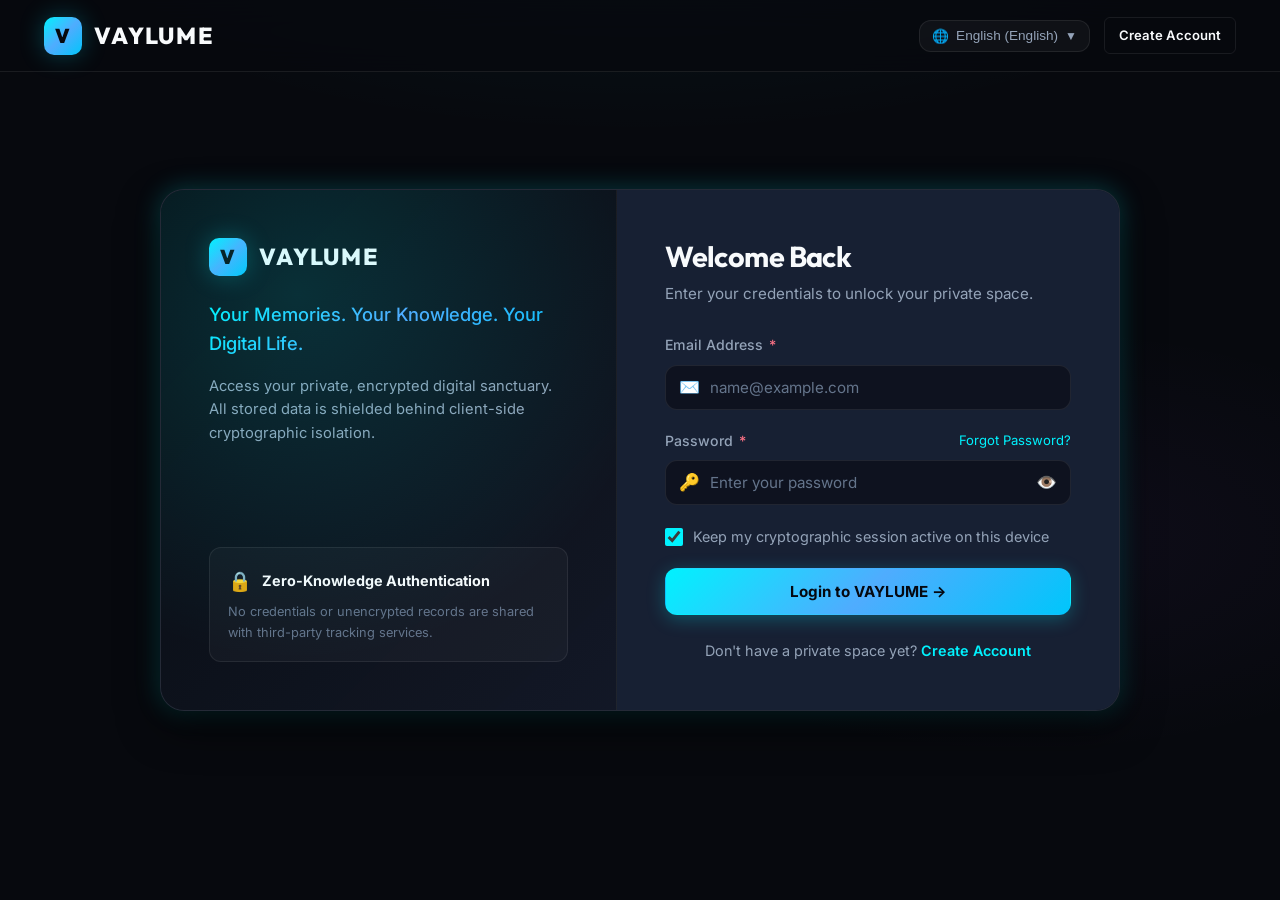
<file: frontend/login.html>
<!DOCTYPE html>
<html lang="en">
<head>
  <meta charset="UTF-8">
  <meta name="viewport" content="width=device-width, initial-scale=1.0">
  <title>Login | VAYLUME - Sovereign Private Vault</title>
  <link rel="stylesheet" href="css/style.css">
  <link rel="stylesheet" href="css/animations.css">
  <link rel="stylesheet" href="css/responsive.css">
</head>
<body>

  <!-- Floating Header -->
  <header class="site-header" role="banner">
    <div class="container nav-container">
      <a href="index.html" class="brand-logo" aria-label="VAYLUME Home">
        <span class="brand-icon">V</span>
        <span>VAYLUME</span>
      </a>

      <div class="nav-actions">
        <!-- Language Switcher -->
        <div class="lang-selector-wrapper">
          <button type="button" class="lang-btn" aria-haspopup="true" aria-expanded="false" id="login-lang-btn">
            <span>🌐</span>
            <span id="current-lang-text">English</span>
            <span style="font-size: 0.75rem;">▼</span>
          </button>
          <div class="lang-dropdown-menu" role="menu" aria-labelledby="login-lang-btn"></div>
        </div>

        <a href="signup.html" class="btn btn-outline btn-sm">Create Account</a>
      </div>
    </div>
  </header>

  <main class="auth-wrapper">
    <div class="auth-split-wrapper">
      
      <!-- Art / Brand Column -->
      <div class="auth-art-column">
        <div>
          <a href="index.html" class="brand-logo" style="margin-bottom: 24px;">
            <span class="brand-icon">V</span>
            <span>VAYLUME</span>
          </a>
          <p class="hero-tagline text-gradient" style="font-size: 1.15rem; margin-bottom: 16px;" data-i18n="brand_tagline">
            Your Memories. Your Knowledge. Your Digital Life.
          </p>
          <p style="font-size: 0.92rem; color: var(--text-secondary); line-height: 1.6;">
            Access your private, encrypted digital sanctuary. All stored data is shielded behind client-side cryptographic isolation.
          </p>
        </div>

        <div style="background: rgba(255, 255, 255, 0.03); border: 1px solid var(--border-subtle); border-radius: var(--radius-md); padding: 18px;">
          <div style="display: flex; align-items: center; gap: 10px; margin-bottom: 6px;">
            <span style="color: var(--emerald-400); font-size: 1.2rem;">🔒</span>
            <strong style="font-size: 0.9rem;">Zero-Knowledge Authentication</strong>
          </div>
          <p style="font-size: 0.8rem; color: var(--text-muted);">
            No credentials or unencrypted records are shared with third-party tracking services.
          </p>
        </div>
      </div>

      <!-- Login Form Column -->
      <div class="auth-form-column">
        <h1 class="auth-title">Welcome Back</h1>
        <p class="auth-subtitle">Enter your credentials to unlock your private space.</p>

        <form id="login-form" novalidate>
          
          <!-- Email Input -->
          <div class="form-group" id="group-login-email">
            <label for="login-email" class="form-label">
              Email Address <span class="required" aria-hidden="true">*</span>
            </label>
            <div class="input-icon-wrapper">
              <span class="input-icon" aria-hidden="true">✉️</span>
              <input 
                type="email" 
                id="login-email" 
                name="email" 
                class="form-control" 
                placeholder="name@example.com" 
                required 
                autocomplete="email"
              >
            </div>
            <div class="form-error" role="alert"></div>
          </div>

          <!-- Password Input -->
          <div class="form-group" id="group-login-password">
            <div style="display: flex; justify-content: space-between; align-items: center; margin-bottom: 8px;">
              <label for="login-password" class="form-label" style="margin-bottom: 0;">
                Password <span class="required" aria-hidden="true">*</span>
              </label>
              <a href="#" id="forgot-password-link" style="font-size: 0.82rem; color: var(--cyan-400);">
                Forgot Password?
              </a>
            </div>
            <div class="input-icon-wrapper">
              <span class="input-icon" aria-hidden="true">🔑</span>
              <input 
                type="password" 
                id="login-password" 
                name="password" 
                class="form-control" 
                placeholder="Enter your password" 
                required 
                autocomplete="current-password"
              >
              <button type="button" class="input-toggle-password" aria-label="Show password">👁️</button>
            </div>
            <div class="form-error" role="alert"></div>
          </div>

          <!-- Remember Me -->
          <div class="form-group">
            <label class="form-checkbox">
              <input type="checkbox" id="remember-me" checked>
              <span>Keep my cryptographic session active on this device</span>
            </label>
          </div>

          <!-- Submit Button -->
          <button type="submit" id="login-submit-btn" class="btn btn-primary" style="width: 100%; padding: 13px;">
            Login to VAYLUME →
          </button>

          <!-- Alternative Link -->
          <div style="text-align: center; margin-top: 24px; font-size: 0.9rem; color: var(--text-secondary);">
            Don't have a private space yet? 
            <a href="signup.html" style="color: var(--cyan-400); font-weight: 600;">Create Account</a>
          </div>

        </form>
      </div>

    </div>
  </main>

  <!-- Forgot Password Accessible Modal -->
  <div class="modal-backdrop" id="forgot-password-modal" role="dialog" aria-modal="true" aria-labelledby="fp-title">
    <div class="modal-dialog">
      <div class="modal-header">
        <h3 id="fp-title" class="modal-title">Reset Vault Access Key</h3>
        <button type="button" class="modal-close" onclick="window.closeModal('forgot-password-modal')" aria-label="Close dialog">×</button>
      </div>
      <form id="forgot-password-form">
        <div class="modal-body">
          <p style="font-size: 0.9rem; color: var(--text-secondary); margin-bottom: 18px;">
            Enter the verified email linked to your VAYLUME account. We will dispatch a single-use cryptographic recovery link and OTP.
          </p>
          <div class="form-group">
            <label for="forgot-email" class="form-label">Account Email <span class="required">*</span></label>
            <div class="input-icon-wrapper">
              <span class="input-icon">✉️</span>
              <input type="email" id="forgot-email" class="form-control" placeholder="aarav.sharma@example.com" required>
            </div>
            <div class="form-error"></div>
          </div>
        </div>
        <div class="modal-footer">
          <button type="button" class="btn btn-secondary" onclick="window.closeModal('forgot-password-modal')">Cancel</button>
          <button type="submit" id="forgot-submit-btn" class="btn btn-primary">Send Recovery Link</button>
        </div>
      </form>
    </div>
  </div>

  <script src="js/api.js"></script>
  <script src="js/main.js"></script>
  <script src="js/auth.js"></script>
</body>
</html>
</file>
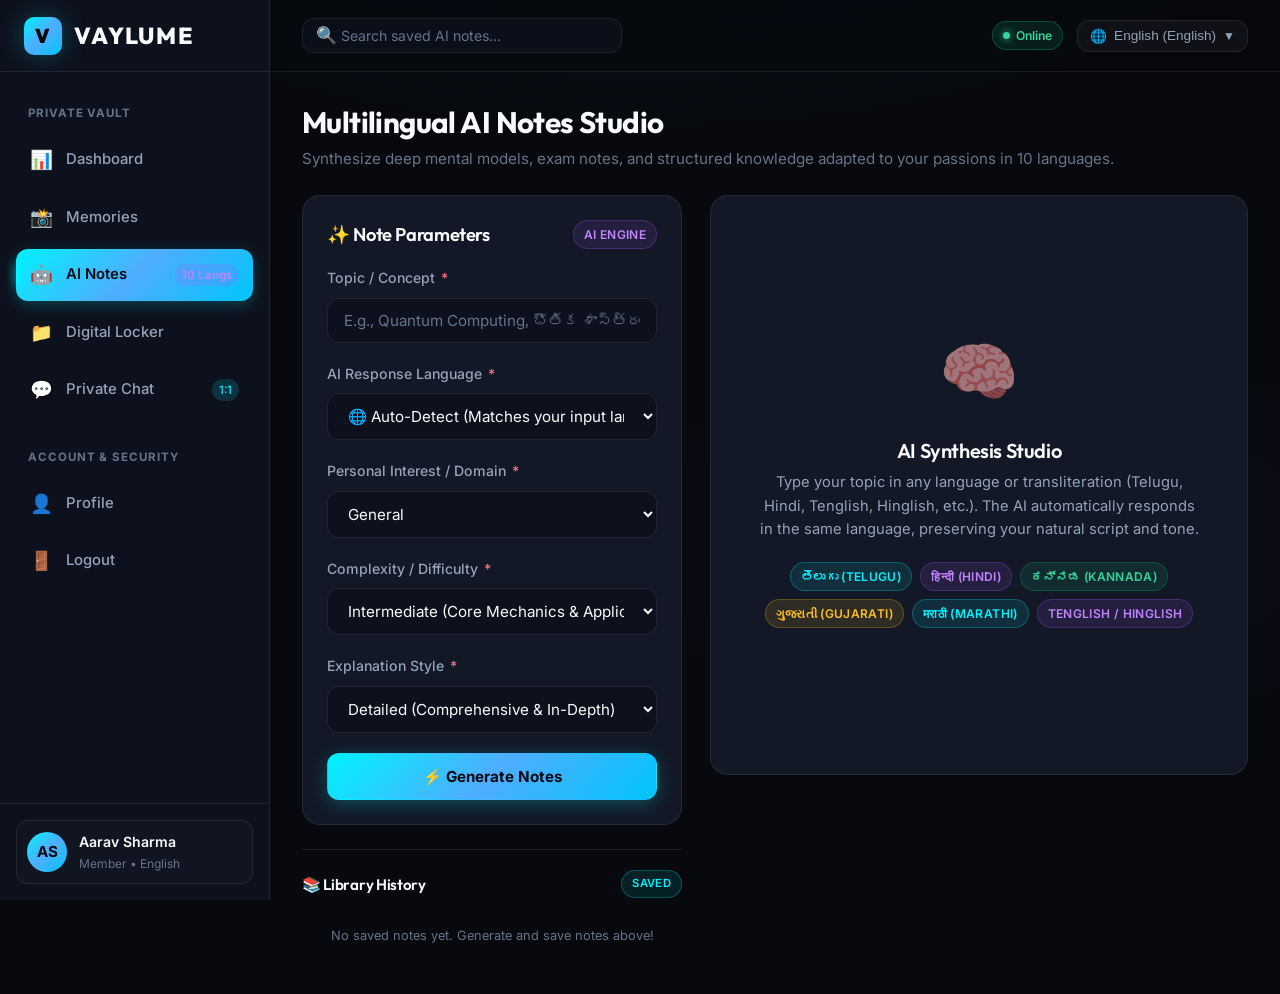
<file: frontend/notes.html>
<!DOCTYPE html>
<html lang="en">
<head>
  <meta charset="UTF-8">
  <meta name="viewport" content="width=device-width, initial-scale=1.0">
  <title>AI Notes Studio | VAYLUME</title>
  <link rel="stylesheet" href="css/style.css">
  <link rel="stylesheet" href="css/animations.css">
  <link rel="stylesheet" href="css/responsive.css">
</head>
<body>

  <div class="app-layout">
    
    <!-- Sidebar Navigation -->
    <aside class="app-sidebar" role="navigation" aria-label="Sidebar Navigation">
      <div class="sidebar-header">
        <a href="dashboard.html" class="brand-logo">
          <span class="brand-icon">V</span>
          <span>VAYLUME</span>
        </a>
      </div>

      <div class="sidebar-nav">
        <div class="nav-section-title">Private Vault</div>
        <ul class="sidebar-menu">
          <li>
            <a href="dashboard.html" class="sidebar-link">
              <span class="menu-icon">📊</span>
              <span data-i18n="nav_dashboard">Dashboard</span>
            </a>
          </li>
          <li>
            <a href="memories.html" class="sidebar-link">
              <span class="menu-icon">📸</span>
              <span data-i18n="nav_memories">Memories</span>
            </a>
          </li>
          <li>
            <a href="notes.html" class="sidebar-link active">
              <span class="menu-icon">🤖</span>
              <span data-i18n="nav_notes">AI Notes</span>
              <span class="sidebar-badge" style="background: rgba(168, 85, 247, 0.2); color: var(--violet-400);">10 Langs</span>
            </a>
          </li>
          <li>
            <a href="locker.html" class="sidebar-link">
              <span class="menu-icon">📁</span>
              <span data-i18n="nav_locker">Digital Locker</span>
            </a>
          </li>
          <li>
            <a href="chat.html" class="sidebar-link">
              <span class="menu-icon">💬</span>
              <span>Private Chat</span>
              <span class="sidebar-badge" style="background: rgba(0, 242, 254, 0.15); color: var(--cyan-400);">1:1</span>
            </a>
          </li>
        </ul>

        <div class="nav-section-title" style="margin-top: 24px;">Account & Security</div>
        <ul class="sidebar-menu">
          <li>
            <a href="profile.html" class="sidebar-link">
              <span class="menu-icon">👤</span>
              <span data-i18n="nav_profile">Profile & Settings</span>
            </a>
          </li>
          <li>
            <a href="#" class="sidebar-link btn-logout-trigger">
              <span class="menu-icon">🚪</span>
              <span data-i18n="nav_logout">Logout</span>
            </a>
          </li>
        </ul>
      </div>

      <!-- User Info Card in Sidebar Bottom -->
      <div class="sidebar-footer">
        <div class="sidebar-user-card">
          <div class="user-avatar">AS</div>
          <div class="user-info">
            <div class="user-name display-user-name">Aarav Sharma</div>
            <div class="user-role display-user-role">Member • English</div>
          </div>
        </div>
      </div>
    </aside>

    <!-- Main Content -->
    <main class="app-main">
      
      <!-- Topbar Header -->
      <header class="app-topbar">
        <div style="display: flex; align-items: center; gap: 14px;">
          <button type="button" class="btn-icon sidebar-toggle-btn mobile-nav-toggle" aria-label="Toggle Navigation Drawer">
            ☰
          </button>
          <div class="topbar-search">
            <div class="input-icon-wrapper">
              <span class="input-icon">🔍</span>
              <input type="text" id="saved-notes-search" class="form-control" placeholder="Search saved AI notes..." style="padding: 8px 14px 8px 38px; font-size: 0.88rem;">
            </div>
          </div>
        </div>

        <div class="topbar-actions">
          <!-- Global App UI Language Selector Dropdown -->
          <div class="lang-selector-wrapper">
            <button type="button" class="lang-btn" aria-haspopup="true" aria-expanded="false" id="notes-lang-btn">
              <span>🌐</span>
              <span id="current-lang-text">English</span>
              <span style="font-size: 0.75rem;">▼</span>
            </button>
            <div class="lang-dropdown-menu" role="menu" aria-labelledby="notes-lang-btn"></div>
          </div>
        </div>
      </header>

      <!-- AI Notes Workspace -->
      <div class="app-body">
        
        <!-- Header Title Banner -->
        <div style="margin-bottom: 24px;">
          <h1 style="font-size: 1.85rem; margin-bottom: 6px;">Multilingual AI Notes Studio</h1>
          <p style="font-size: 0.95rem; color: var(--text-muted);">
            Synthesize deep mental models, exam notes, and structured knowledge adapted to your passions in 10 languages.
          </p>
        </div>

        <div class="notes-studio-grid">
          
          <!-- Column 1: Configuration Form & Saved Notes History -->
          <div>
            <div class="card notes-config-card">
              <div class="card-header">
                <h3 class="card-title">✨ Note Parameters</h3>
                <span class="badge badge-violet">AI Engine</span>
              </div>

              <form id="ai-notes-form">
                
                <!-- Topic Input with Real-time Language Detection Badge -->
                <div class="form-group">
                  <label for="note-topic" class="form-label">Topic / Concept <span class="required">*</span></label>
                  <input 
                    type="text" 
                    id="note-topic" 
                    class="form-control" 
                    placeholder="E.g., Quantum Computing, భౌతిక శాస్త్రం, DSA gurinchi, मशीन लर्निंग" 
                    required
                  >
                  <div id="detected-language-feedback" style="display: none; margin-top: 8px; padding: 6px 12px; background: rgba(56, 189, 248, 0.08); border: 1px solid rgba(56, 189, 248, 0.25); border-radius: var(--radius-sm); font-size: 0.82rem; color: var(--cyan-400);">
                    <span id="detected-language-text">🌐 Input: <strong>Auto-Detecting...</strong></span>
                  </div>
                </div>

                <!-- Language Selector (Auto-Detect + 10 Languages) -->
                <div class="form-group">
                  <label for="note-language" class="form-label">AI Response Language <span class="required">*</span></label>
                  <select id="note-language" class="form-select form-control" required>
                    <!-- Populated dynamically with Auto-Detect + 10 languages by notes.js -->
                  </select>
                </div>

                <!-- Interest Selector -->
                <div class="form-group">
                  <label for="note-interest" class="form-label">Personal Interest / Domain <span class="required">*</span></label>
                  <select id="note-interest" class="form-select form-control" required>
                    <option value="Programming">Programming</option>
                    <option value="Singing">Singing</option>
                    <option value="Dance">Dance</option>
                    <option value="Sports">Sports</option>
                    <option value="Academics">Academics</option>
                    <option value="General" selected>General</option>
                    <option value="Custom">Custom (Specify your own)...</option>
                  </select>
                </div>

                <!-- Custom Interest Input (Shown only when 'Custom' is selected) -->
                <div class="form-group" id="custom-interest-group" style="display: none;">
                  <label for="note-custom-interest" class="form-label">Specify Your Custom Interest <span class="required">*</span></label>
                  <input type="text" id="note-custom-interest" class="form-control" placeholder="E.g., Aerospace Engineering, Culinary Arts, Chess">
                </div>

                <!-- Difficulty Selector -->
                <div class="form-group">
                  <label for="note-difficulty" class="form-label">Complexity / Difficulty <span class="required">*</span></label>
                  <select id="note-difficulty" class="form-select form-control" required>
                    <option value="Beginner">Beginner (Foundations & Mental Models)</option>
                    <option value="Intermediate" selected>Intermediate (Core Mechanics & Application)</option>
                    <option value="Advanced">Advanced (Edge Cases & Systemic Rigor)</option>
                  </select>
                </div>

                <!-- Explanation Style Selector -->
                <div class="form-group">
                  <label for="note-style" class="form-label">Explanation Style <span class="required">*</span></label>
                  <select id="note-style" class="form-select form-control" required>
                    <option value="Simple">Simple (Intuitive & Jargon-Free)</option>
                    <option value="Detailed" selected>Detailed (Comprehensive & In-Depth)</option>
                    <option value="Exam-oriented">Exam-oriented (Checklists, Key Formulas & Summary)</option>
                    <option value="Practical">Practical (Hands-on, Real-World Analogies & Code)</option>
                  </select>
                </div>

                <!-- Generate Notes Button -->
                <button type="submit" id="generate-notes-btn" class="btn btn-primary" style="width: 100%; padding: 13px;">
                  ⚡ Generate Notes
                </button>

              </form>
            </div>

            <!-- Saved Notes History Drawer / Panel -->
            <div class="saved-notes-panel">
              <div style="display: flex; justify-content: space-between; align-items: center; margin-bottom: 12px;">
                <h4 style="font-size: 0.95rem; font-weight: 600; color: var(--text-primary);">📚 Library History</h4>
                <span class="badge badge-cyan" style="font-size: 0.7rem;">Saved</span>
              </div>
              <div id="saved-notes-history-list">
                <!-- Populated dynamically by notes.js -->
              </div>
            </div>

          </div>

          <!-- Column 2: Beautiful AI Response Section -->
          <div class="card notes-output-card" id="ai-response-container" style="min-height: 580px;">
            
            <!-- Initial Empty Placeholder State -->
            <div id="ai-initial-placeholder" class="empty-state" style="padding: 100px 24px;">
              <div class="empty-state-icon" style="font-size: 4rem;">🧠</div>
              <h3 class="empty-state-title">AI Synthesis Studio</h3>
              <p class="empty-state-desc">
                Type your topic in any language or transliteration (Telugu, Hindi, Tenglish, Hinglish, etc.). The AI automatically responds in the same language, preserving your natural script and tone.
              </p>
              <div style="display: flex; gap: 8px; justify-content: center; flex-wrap: wrap;">
                <span class="badge badge-cyan">తెలుగు (Telugu)</span>
                <span class="badge badge-violet">हिन्दी (Hindi)</span>
                <span class="badge badge-emerald">ಕನ್ನಡ (Kannada)</span>
                <span class="badge badge-amber">ગુજરાતી (Gujarati)</span>
                <span class="badge badge-cyan">मराठी (Marathi)</span>
                <span class="badge badge-violet">Tenglish / Hinglish</span>
              </div>
            </div>

            <!-- AI Generating Radar Loading State -->
            <div id="ai-loading-indicator" style="display: none; flex-direction: column; align-items: center; justify-content: center; padding: 120px 20px; text-align: center;">
              <div class="ai-radar-container">
                <div class="ai-radar-ring"></div>
                <div class="ai-radar-core">🤖</div>
              </div>
              <h3 style="font-size: 1.3rem; margin-bottom: 8px;">Cognitive AI Engine Active</h3>
              <p id="ai-status-text" style="font-size: 0.92rem; color: var(--cyan-400);">
                Analyzing semantic domain & knowledge boundaries...
              </p>
            </div>

            <!-- Formatted Structured Response Content -->
            <div id="ai-response-content" style="display: none;">
              <!-- Dynamically populated by notes.js -->
            </div>

          </div>

        </div>

      </div>
    </main>
  </div>

  <script src="js/api.js"></script>
  <script src="js/main.js"></script>
  <script src="js/notes.js"></script>
</body>
</html>
</file>
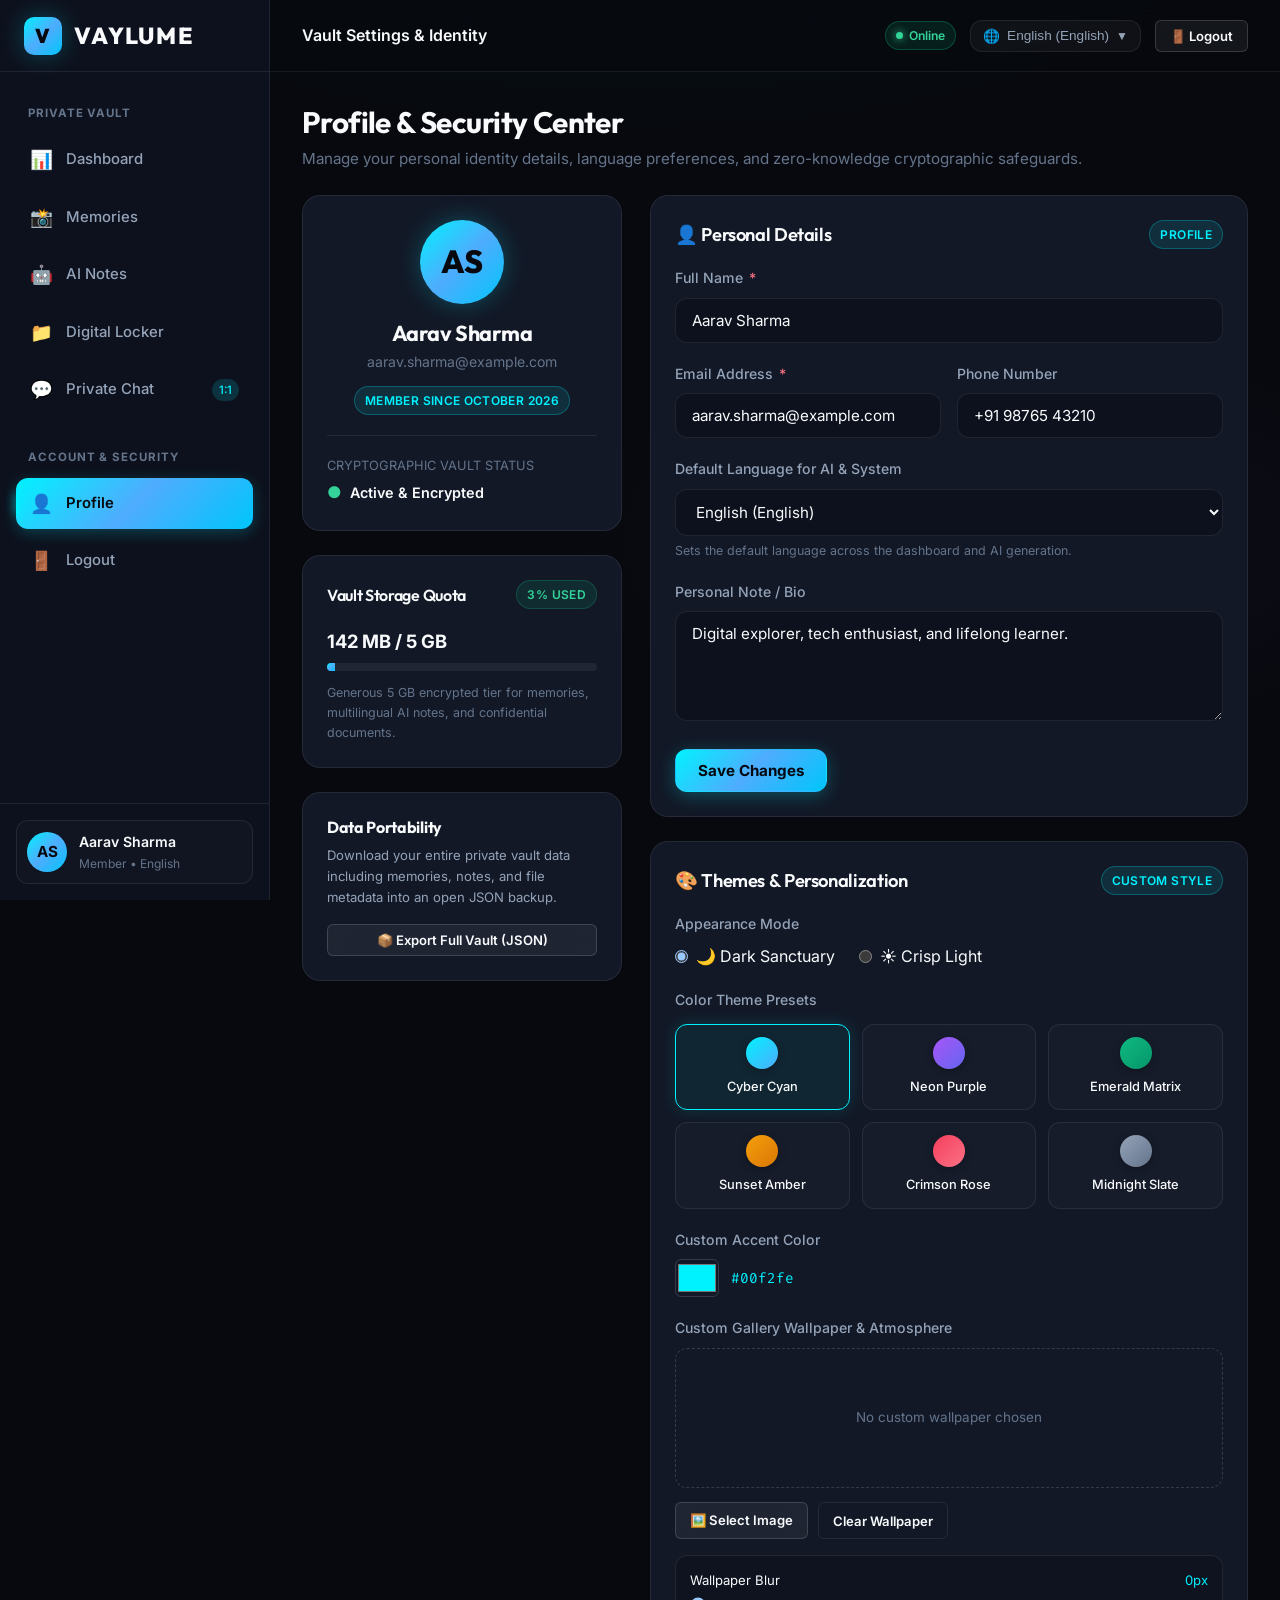
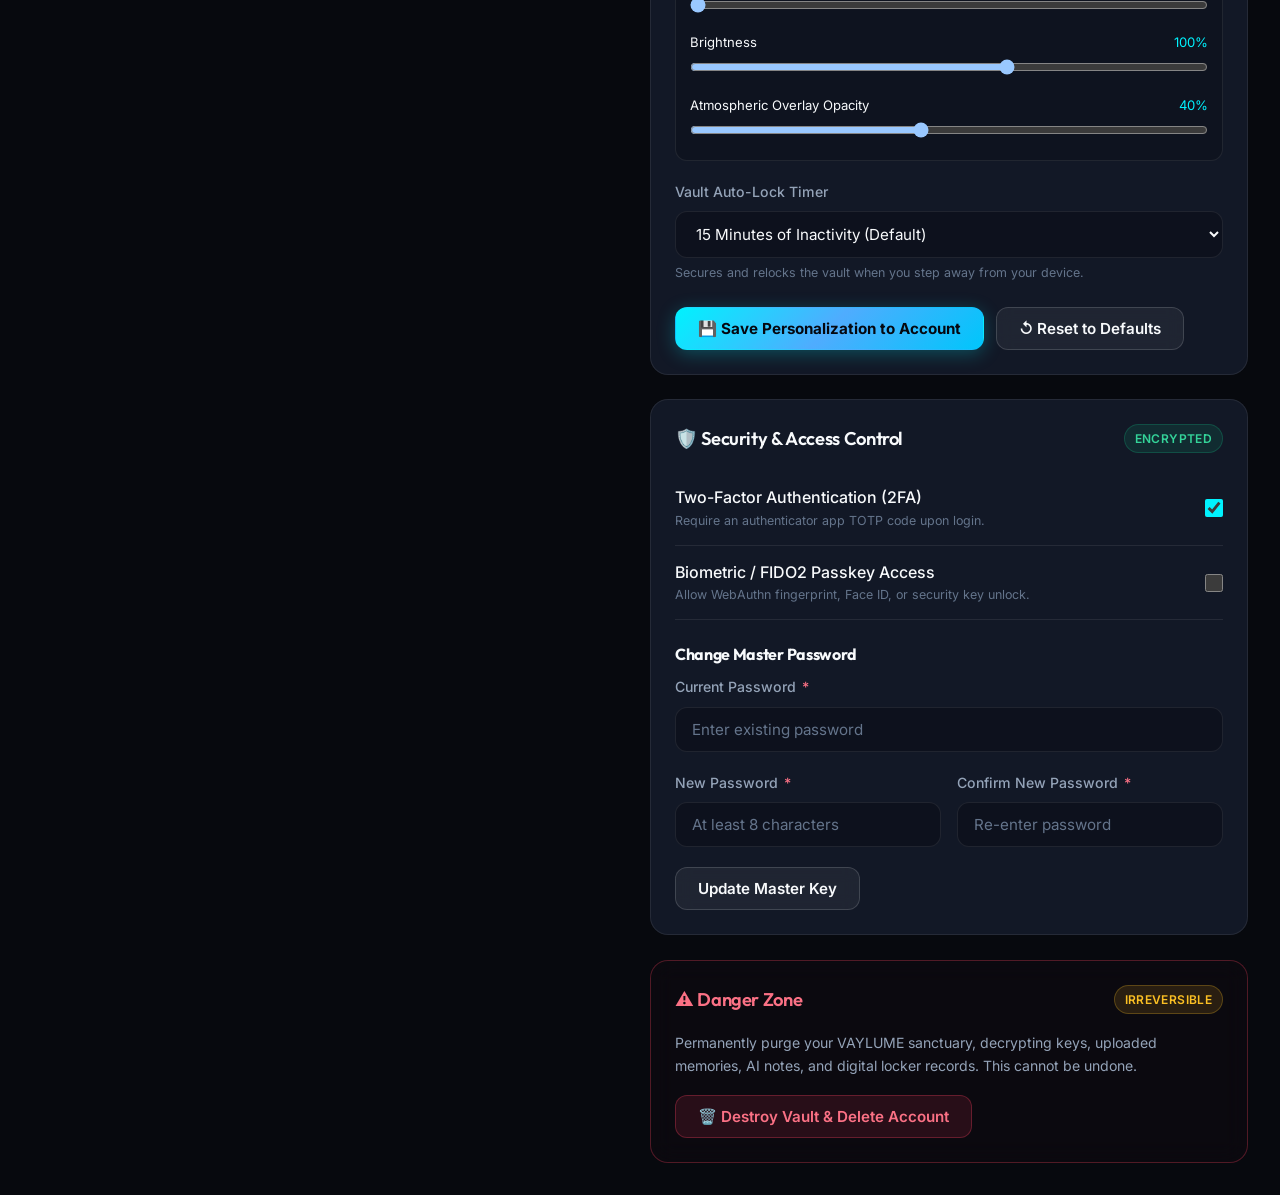
<file: frontend/profile.html>
<!DOCTYPE html>
<html lang="en">
<head>
  <meta charset="UTF-8">
  <meta name="viewport" content="width=device-width, initial-scale=1.0">
  <title>Profile & Security | VAYLUME</title>
  <link rel="stylesheet" href="css/style.css">
  <link rel="stylesheet" href="css/animations.css">
  <link rel="stylesheet" href="css/responsive.css">
</head>
<body>

  <div class="app-layout">
    
    <!-- Sidebar Navigation -->
    <aside class="app-sidebar" role="navigation" aria-label="Sidebar Navigation">
      <div class="sidebar-header">
        <a href="dashboard.html" class="brand-logo">
          <span class="brand-icon">V</span>
          <span>VAYLUME</span>
        </a>
      </div>

      <div class="sidebar-nav">
        <div class="nav-section-title">Private Vault</div>
        <ul class="sidebar-menu">
          <li>
            <a href="dashboard.html" class="sidebar-link">
              <span class="menu-icon">📊</span>
              <span data-i18n="nav_dashboard">Dashboard</span>
            </a>
          </li>
          <li>
            <a href="memories.html" class="sidebar-link">
              <span class="menu-icon">📸</span>
              <span data-i18n="nav_memories">Memories</span>
            </a>
          </li>
          <li>
            <a href="notes.html" class="sidebar-link">
              <span class="menu-icon">🤖</span>
              <span data-i18n="nav_notes">AI Notes</span>
            </a>
          </li>
          <li>
            <a href="locker.html" class="sidebar-link">
              <span class="menu-icon">📁</span>
              <span data-i18n="nav_locker">Digital Locker</span>
            </a>
          </li>
          <li>
            <a href="chat.html" class="sidebar-link">
              <span class="menu-icon">💬</span>
              <span>Private Chat</span>
              <span class="sidebar-badge" style="background: rgba(0, 242, 254, 0.15); color: var(--cyan-400);">1:1</span>
            </a>
          </li>
        </ul>

        <div class="nav-section-title" style="margin-top: 24px;">Account & Security</div>
        <ul class="sidebar-menu">
          <li>
            <a href="profile.html" class="sidebar-link active">
              <span class="menu-icon">👤</span>
              <span data-i18n="nav_profile">Profile & Settings</span>
            </a>
          </li>
          <li>
            <a href="#" class="sidebar-link btn-logout-trigger">
              <span class="menu-icon">🚪</span>
              <span data-i18n="nav_logout">Logout</span>
            </a>
          </li>
        </ul>
      </div>

      <!-- User Info Card in Sidebar Bottom -->
      <div class="sidebar-footer">
        <div class="sidebar-user-card">
          <div class="user-avatar">AS</div>
          <div class="user-info">
            <div class="user-name display-user-name">Aarav Sharma</div>
            <div class="user-role display-user-role">Member • English</div>
          </div>
        </div>
      </div>
    </aside>

    <!-- Main Content Area -->
    <main class="app-main">
      
      <!-- Topbar Header -->
      <header class="app-topbar">
        <div style="display: flex; align-items: center; gap: 14px;">
          <button type="button" class="btn-icon sidebar-toggle-btn mobile-nav-toggle" aria-label="Toggle Navigation Drawer">
            ☰
          </button>
          <div style="font-weight: 600; font-size: 1rem;">Vault Settings & Identity</div>
        </div>

        <div class="topbar-actions">
          <!-- Global Language Selector Dropdown -->
          <div class="lang-selector-wrapper">
            <button type="button" class="lang-btn" aria-haspopup="true" aria-expanded="false" id="profile-lang-btn">
              <span>🌐</span>
              <span id="current-lang-text">English</span>
              <span style="font-size: 0.75rem;">▼</span>
            </button>
            <div class="lang-dropdown-menu" role="menu" aria-labelledby="profile-lang-btn"></div>
          </div>

          <button type="button" class="btn btn-secondary btn-sm btn-logout-trigger">
            🚪 Logout
          </button>
        </div>
      </header>

      <!-- Profile Workspace -->
      <div class="app-body">
        
        <div style="margin-bottom: 24px;">
          <h1 style="font-size: 1.85rem; margin-bottom: 6px;">Profile & Security Center</h1>
          <p style="font-size: 0.95rem; color: var(--text-muted);">
            Manage your personal identity details, language preferences, and zero-knowledge cryptographic safeguards.
          </p>
        </div>

        <div class="profile-grid">
          
          <!-- Column 1: Profile Summary Card & Storage Breakdown -->
          <div style="display: flex; flex-direction: column; gap: 24px;">
            
            <div class="card profile-hero-card">
              <div class="profile-hero-avatar" id="profile-hero-avatar">AS</div>
              <h3 class="profile-hero-name" id="profile-hero-name">Aarav Sharma</h3>
              <div class="profile-hero-email" id="profile-hero-email">aarav.sharma@example.com</div>
              <span class="badge badge-cyan" id="profile-hero-joined">Member since October 2026</span>

              <div style="border-top: 1px solid var(--border-subtle); margin-top: 20px; padding-top: 20px; text-align: left;">
                <div style="font-size: 0.8rem; color: var(--text-muted); margin-bottom: 4px;">CRYPTOGRAPHIC VAULT STATUS</div>
                <div style="display: flex; align-items: center; gap: 8px;">
                  <span style="color: var(--emerald-400); font-size: 1rem;">●</span>
                  <span style="font-size: 0.9rem; font-weight: 600;">Active & Encrypted</span>
                </div>
              </div>
            </div>

            <!-- Vault Storage Allocation -->
            <div class="card">
              <div class="card-header">
                <h4 class="card-title" style="font-size: 1rem;">Vault Storage Quota</h4>
                <span class="badge badge-emerald" id="profile-storage-percent">3% used</span>
              </div>
              <div style="margin-bottom: 12px;">
                <div id="profile-storage-used-val" style="font-size: 1.15rem; font-weight: 700; margin-bottom: 6px;">142 MB / 5 GB</div>
                <div style="width: 100%; height: 8px; background: rgba(255,255,255,0.06); border-radius: 99px; overflow: hidden;">
                  <div id="profile-storage-bar" style="height: 100%; width: 3%; background: var(--gradient-brand);"></div>
                </div>
              </div>
              <p style="font-size: 0.78rem; color: var(--text-muted);">
                Generous 5 GB encrypted tier for memories, multilingual AI notes, and confidential documents.
              </p>
            </div>

            <!-- Data Portability Button -->
            <div class="card">
              <h4 style="font-size: 1rem; margin-bottom: 8px;">Data Portability</h4>
              <p style="font-size: 0.82rem; color: var(--text-secondary); margin-bottom: 16px;">
                Download your entire private vault data including memories, notes, and file metadata into an open JSON backup.
              </p>
              <button type="button" id="btn-export-all-data" class="btn btn-secondary btn-sm" style="width: 100%;">
                📦 Export Full Vault (JSON)
              </button>
            </div>

          </div>

          <!-- Column 2: Personal Details Form, Security & Danger Zone -->
          <div style="display: flex; flex-direction: column; gap: 24px;">
            
            <!-- Personal Information Form -->
            <div class="card">
              <div class="card-header">
                <h3 class="card-title">👤 Personal Details</h3>
                <span class="badge badge-cyan">Profile</span>
              </div>

              <form id="profile-edit-form">
                <div class="form-group">
                  <label for="profile-name" class="form-label">Full Name <span class="required">*</span></label>
                  <input type="text" id="profile-name" class="form-control" required>
                </div>

                <div style="display: grid; grid-template-columns: 1fr 1fr; gap: 16px;">
                  <div class="form-group">
                    <label for="profile-email" class="form-label">Email Address <span class="required">*</span></label>
                    <input type="email" id="profile-email" class="form-control" required>
                  </div>
                  <div class="form-group">
                    <label for="profile-phone" class="form-label">Phone Number</label>
                    <input type="tel" id="profile-phone" class="form-control">
                  </div>
                </div>

                <div class="form-group">
                  <label for="profile-language" class="form-label">Default Language for AI & System</label>
                  <select id="profile-language" class="form-select form-control">
                    <!-- Populated dynamically by profile.js -->
                  </select>
                  <div class="form-help">Sets the default language across the dashboard and AI generation.</div>
                </div>

                <div class="form-group">
                  <label for="profile-bio" class="form-label">Personal Note / Bio</label>
                  <textarea id="profile-bio" class="form-control" placeholder="A short personal reflection..."></textarea>
                </div>

                <button type="submit" id="profile-save-btn" class="btn btn-primary">
                  Save Changes
                </button>
              </form>
            </div>

                        <!-- Themes & Personalization Card -->
            <div class="card" id="card-themes-personalization">
              <div class="card-header">
                <h3 class="card-title">🎨 Themes & Personalization</h3>
                <span class="badge badge-cyan">Custom Style</span>
              </div>

              <!-- Mode Toggle: Dark vs Light -->
              <div class="form-group" style="margin-bottom: 20px;">
                <label class="form-label">Appearance Mode</label>
                <div style="display: flex; gap: 24px; margin-top: 6px;">
                  <label style="display: flex; align-items: center; gap: 8px; cursor: pointer;">
                    <input type="radio" name="pref-theme-mode" value="dark" id="theme-mode-dark" checked>
                    <span>🌙 Dark Sanctuary</span>
                  </label>
                  <label style="display: flex; align-items: center; gap: 8px; cursor: pointer;">
                    <input type="radio" name="pref-theme-mode" value="light" id="theme-mode-light">
                    <span>☀️ Crisp Light</span>
                  </label>
                </div>
              </div>

              <!-- Preset Color Themes -->
              <div class="form-group" style="margin-bottom: 20px;">
                <label class="form-label">Color Theme Presets</label>
                <div class="theme-presets-grid" id="theme-presets-container">
                  <div class="theme-preset-card active" data-preset="cyan">
                    <div class="theme-preset-swatch" style="background: linear-gradient(135deg, #00f2fe, #4facfe);"></div>
                    <span style="font-size: 0.8rem; font-weight: 500;">Cyber Cyan</span>
                  </div>
                  <div class="theme-preset-card" data-preset="purple">
                    <div class="theme-preset-swatch" style="background: linear-gradient(135deg, #a855f7, #6366f1);"></div>
                    <span style="font-size: 0.8rem; font-weight: 500;">Neon Purple</span>
                  </div>
                  <div class="theme-preset-card" data-preset="emerald">
                    <div class="theme-preset-swatch" style="background: linear-gradient(135deg, #10b981, #059669);"></div>
                    <span style="font-size: 0.8rem; font-weight: 500;">Emerald Matrix</span>
                  </div>
                  <div class="theme-preset-card" data-preset="amber">
                    <div class="theme-preset-swatch" style="background: linear-gradient(135deg, #f59e0b, #d97706);"></div>
                    <span style="font-size: 0.8rem; font-weight: 500;">Sunset Amber</span>
                  </div>
                  <div class="theme-preset-card" data-preset="rose">
                    <div class="theme-preset-swatch" style="background: linear-gradient(135deg, #f43f5e, #fb7185);"></div>
                    <span style="font-size: 0.8rem; font-weight: 500;">Crimson Rose</span>
                  </div>
                  <div class="theme-preset-card" data-preset="slate">
                    <div class="theme-preset-swatch" style="background: linear-gradient(135deg, #94a3b8, #64748b);"></div>
                    <span style="font-size: 0.8rem; font-weight: 500;">Midnight Slate</span>
                  </div>
                </div>
              </div>

              <!-- Custom Accent Color Picker -->
              <div class="form-group" style="margin-bottom: 20px;">
                <label for="pref-custom-accent" class="form-label">Custom Accent Color</label>
                <div style="display: flex; align-items: center; gap: 12px;">
                  <input type="color" id="pref-custom-accent" value="#00f2fe" style="width: 44px; height: 38px; border-radius: var(--radius-sm); border: 1px solid var(--border-light); background: transparent; cursor: pointer;">
                  <span id="pref-accent-hex" style="font-family: var(--font-mono); font-size: 0.9rem; color: var(--cyan-400);">#00f2fe</span>
                </div>
              </div>

              <!-- Custom Wallpaper & Atmosphere -->
              <div class="form-group" style="margin-bottom: 20px;">
                <label class="form-label">Custom Gallery Wallpaper & Atmosphere</label>
                <div id="pref-wallpaper-preview" class="wallpaper-preview-box">
                  <span id="wallpaper-placeholder-text" style="font-size: 0.84rem; color: var(--text-muted);">No custom wallpaper chosen</span>
                </div>

                <div style="display: flex; gap: 10px; margin-bottom: 16px;">
                  <label class="btn btn-secondary btn-sm" style="cursor: pointer; margin-bottom: 0;">
                    🖼️ Select Image
                    <input type="file" id="pref-wallpaper-file" accept="image/*" style="display: none;">
                  </label>
                  <button type="button" id="btn-clear-wallpaper" class="btn btn-outline btn-sm">
                    Clear Wallpaper
                  </button>
                </div>

                <!-- Sliders for Blur, Brightness, and Overlay -->
                <div style="display: flex; flex-direction: column; gap: 12px; background: rgba(0,0,0,0.18); padding: 14px; border-radius: var(--radius-md); border: 1px solid var(--border-subtle);">
                  <div>
                    <div style="display: flex; justify-content: space-between; font-size: 0.82rem; margin-bottom: 4px;">
                      <span>Wallpaper Blur</span>
                      <span id="val-blur" style="color: var(--cyan-400);">0px</span>
                    </div>
                    <input type="range" id="pref-wallpaper-blur" min="0" max="25" value="0" style="width: 100%;">
                  </div>

                  <div>
                    <div style="display: flex; justify-content: space-between; font-size: 0.82rem; margin-bottom: 4px;">
                      <span>Brightness</span>
                      <span id="val-brightness" style="color: var(--cyan-400);">100%</span>
                    </div>
                    <input type="range" id="pref-wallpaper-brightness" min="20" max="150" value="100" style="width: 100%;">
                  </div>

                  <div>
                    <div style="display: flex; justify-content: space-between; font-size: 0.82rem; margin-bottom: 4px;">
                      <span>Atmospheric Overlay Opacity</span>
                      <span id="val-overlay" style="color: var(--cyan-400);">40%</span>
                    </div>
                    <input type="range" id="pref-wallpaper-overlay" min="0" max="90" value="40" style="width: 100%;">
                  </div>
                </div>
              </div>

              <!-- Auto-Lock Inactivity Timer -->
              <div class="form-group" style="margin-bottom: 24px;">
                <label for="pref-autolock" class="form-label">Vault Auto-Lock Timer</label>
                <select id="pref-autolock" class="form-control form-select">
                  <option value="1">1 Minute of Inactivity</option>
                  <option value="5">5 Minutes of Inactivity</option>
                  <option value="15" selected>15 Minutes of Inactivity (Default)</option>
                  <option value="30">30 Minutes of Inactivity</option>
                  <option value="60">60 Minutes of Inactivity</option>
                  <option value="0">Disabled (Never Auto-Lock)</option>
                </select>
                <div class="form-help">Secures and relocks the vault when you step away from your device.</div>
              </div>

              <div style="display: flex; gap: 12px; flex-wrap: wrap;">
                <button type="button" id="btn-save-prefs" class="btn btn-primary">
                  💾 Save Personalization to Account
                </button>
                <button type="button" id="btn-reset-prefs" class="btn btn-secondary">
                  ↺ Reset to Defaults
                </button>
              </div>
            </div>

            <!-- Security Preferences & Two-Factor -->
            <div class="card">
              <div class="card-header">
                <h3 class="card-title">🛡️ Security & Access Control</h3>
                <span class="badge badge-emerald">Encrypted</span>
              </div>

              <div>
                <div class="security-switch-row">
                  <div>
                    <div class="security-switch-label">Two-Factor Authentication (2FA)</div>
                    <div class="security-switch-desc">Require an authenticator app TOTP code upon login.</div>
                  </div>
                  <label class="form-checkbox">
                    <input type="checkbox" id="security-2fa-switch" checked>
                  </label>
                </div>

                <div class="security-switch-row">
                  <div>
                    <div class="security-switch-label">Biometric / FIDO2 Passkey Access</div>
                    <div class="security-switch-desc">Allow WebAuthn fingerprint, Face ID, or security key unlock.</div>
                  </div>
                  <label class="form-checkbox">
                    <input type="checkbox" id="security-biometric-switch">
                  </label>
                </div>
              </div>

              <!-- Password Update Sub-form -->
              <div style="margin-top: 24px;">
                <h4 style="font-size: 1rem; margin-bottom: 12px;">Change Master Password</h4>
                <form id="profile-password-form">
                  <div class="form-group">
                    <label for="curr-password" class="form-label">Current Password <span class="required">*</span></label>
                    <input type="password" id="curr-password" class="form-control" placeholder="Enter existing password" required>
                  </div>
                  <div style="display: grid; grid-template-columns: 1fr 1fr; gap: 16px;">
                    <div class="form-group">
                      <label for="new-password" class="form-label">New Password <span class="required">*</span></label>
                      <input type="password" id="new-password" class="form-control" placeholder="At least 8 characters" required>
                    </div>
                    <div class="form-group">
                      <label for="confirm-new-password" class="form-label">Confirm New Password <span class="required">*</span></label>
                      <input type="password" id="confirm-new-password" class="form-control" placeholder="Re-enter password" required>
                    </div>
                  </div>
                  <button type="submit" class="btn btn-secondary">
                    Update Master Key
                  </button>
                </form>
              </div>
            </div>

            <!-- Danger Zone -->
            <div class="card" style="border-color: rgba(244, 63, 94, 0.3); background: rgba(244, 63, 94, 0.02);">
              <div class="card-header">
                <h3 class="card-title text-rose">⚠️ Danger Zone</h3>
                <span class="badge badge-amber">Irreversible</span>
              </div>
              <p style="font-size: 0.88rem; color: var(--text-secondary); margin-bottom: 18px;">
                Permanently purge your VAYLUME sanctuary, decrypting keys, uploaded memories, AI notes, and digital locker records. This cannot be undone.
              </p>
              <button type="button" id="btn-delete-account" class="btn btn-danger">
                🗑️ Destroy Vault & Delete Account
              </button>
            </div>

          </div>

        </div>

      </div>
    </main>
  </div>

  <script src="js/api.js"></script>
  <script src="js/main.js"></script>
  <script src="js/profile.js"></script>
</body>
</html>
</file>
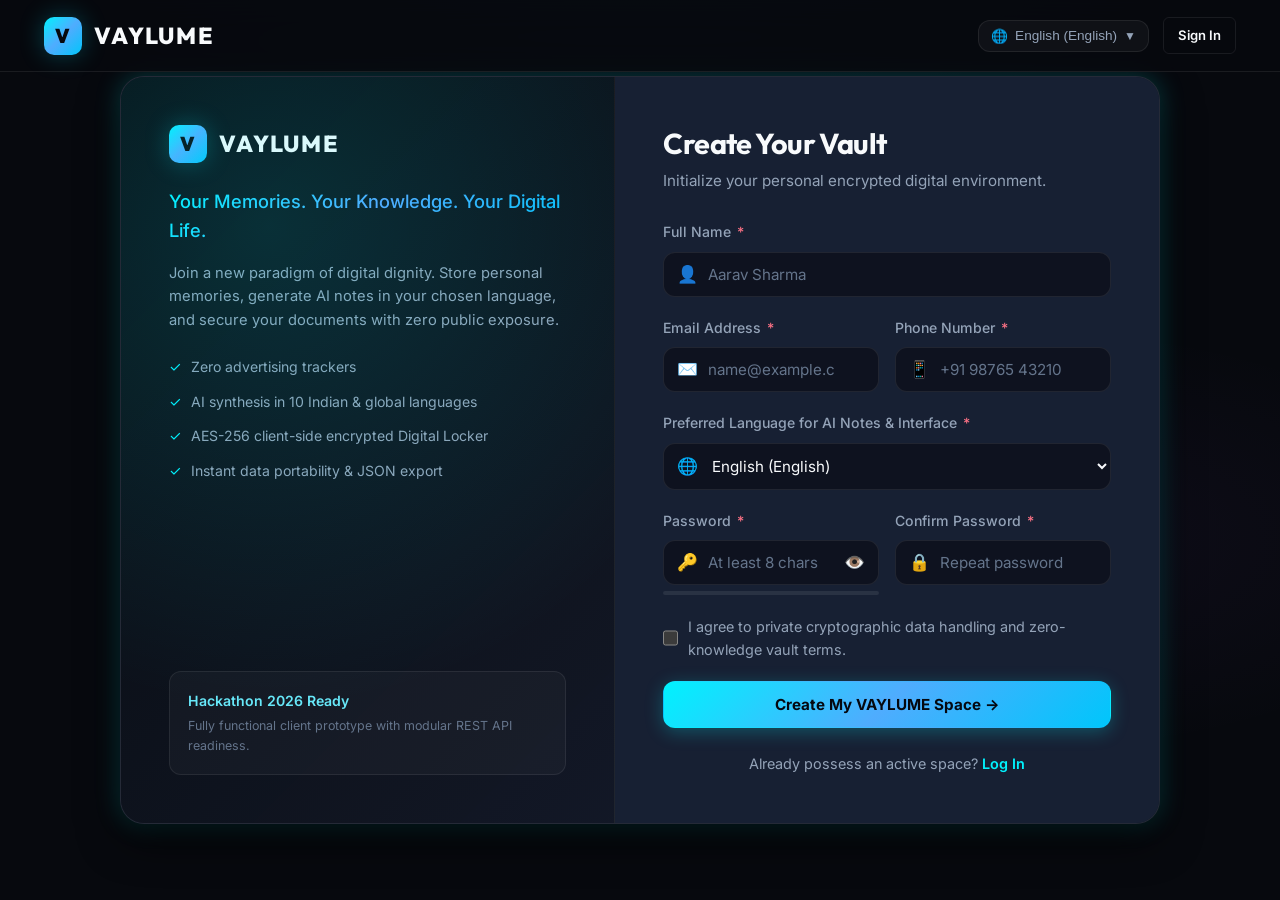
<file: frontend/signup.html>
<!DOCTYPE html>
<html lang="en">
<head>
  <meta charset="UTF-8">
  <meta name="viewport" content="width=device-width, initial-scale=1.0">
  <title>Create Account | VAYLUME - Sovereign Private Vault</title>
  <link rel="stylesheet" href="css/style.css">
  <link rel="stylesheet" href="css/animations.css">
  <link rel="stylesheet" href="css/responsive.css">
</head>
<body>

  <!-- Floating Header -->
  <header class="site-header" role="banner">
    <div class="container nav-container">
      <a href="index.html" class="brand-logo" aria-label="VAYLUME Home">
        <span class="brand-icon">V</span>
        <span>VAYLUME</span>
      </a>

      <div class="nav-actions">
        <!-- Language Switcher -->
        <div class="lang-selector-wrapper">
          <button type="button" class="lang-btn" aria-haspopup="true" aria-expanded="false" id="signup-header-lang-btn">
            <span>🌐</span>
            <span id="current-lang-text">English</span>
            <span style="font-size: 0.75rem;">▼</span>
          </button>
          <div class="lang-dropdown-menu" role="menu" aria-labelledby="signup-header-lang-btn"></div>
        </div>

        <a href="login.html" class="btn btn-outline btn-sm">Sign In</a>
      </div>
    </div>
  </header>

  <main class="auth-wrapper">
    <div class="auth-split-wrapper" style="max-width: 1040px;">
      
      <!-- Art Column -->
      <div class="auth-art-column">
        <div>
          <a href="index.html" class="brand-logo" style="margin-bottom: 24px;">
            <span class="brand-icon">V</span>
            <span>VAYLUME</span>
          </a>
          <p class="hero-tagline text-gradient" style="font-size: 1.15rem; margin-bottom: 16px;" data-i18n="brand_tagline">
            Your Memories. Your Knowledge. Your Digital Life.
          </p>
          <p style="font-size: 0.92rem; color: var(--text-secondary); line-height: 1.6; margin-bottom: 24px;">
            Join a new paradigm of digital dignity. Store personal memories, generate AI notes in your chosen language, and secure your documents with zero public exposure.
          </p>

          <ul style="list-style: none; display: flex; flex-direction: column; gap: 12px; font-size: 0.88rem; color: var(--text-secondary);">
            <li style="display: flex; align-items: center; gap: 10px;">
              <span style="color: var(--cyan-400);">✓</span> Zero advertising trackers
            </li>
            <li style="display: flex; align-items: center; gap: 10px;">
              <span style="color: var(--cyan-400);">✓</span> AI synthesis in 10 Indian & global languages
            </li>
            <li style="display: flex; align-items: center; gap: 10px;">
              <span style="color: var(--cyan-400);">✓</span> AES-256 client-side encrypted Digital Locker
            </li>
            <li style="display: flex; align-items: center; gap: 10px;">
              <span style="color: var(--cyan-400);">✓</span> Instant data portability & JSON export
            </li>
          </ul>
        </div>

        <div style="background: rgba(255, 255, 255, 0.03); border: 1px solid var(--border-subtle); border-radius: var(--radius-md); padding: 18px;">
          <div style="font-weight: 600; font-size: 0.88rem; margin-bottom: 4px; color: var(--cyan-300);">
            Hackathon 2026 Ready
          </div>
          <p style="font-size: 0.78rem; color: var(--text-muted);">
            Fully functional client prototype with modular REST API readiness.
          </p>
        </div>
      </div>

      <!-- Signup Form Column -->
      <div class="auth-form-column">
        <h1 class="auth-title">Create Your Vault</h1>
        <p class="auth-subtitle">Initialize your personal encrypted digital environment.</p>

        <form id="signup-form" novalidate>
          
          <!-- Full Name -->
          <div class="form-group" id="group-signup-name">
            <label for="signup-name" class="form-label">
              Full Name <span class="required" aria-hidden="true">*</span>
            </label>
            <div class="input-icon-wrapper">
              <span class="input-icon" aria-hidden="true">👤</span>
              <input 
                type="text" 
                id="signup-name" 
                name="fullName" 
                class="form-control" 
                placeholder="Aarav Sharma" 
                required 
                autocomplete="name"
              >
            </div>
            <div class="form-error" role="alert"></div>
          </div>

          <!-- Email & Phone Grid -->
          <div style="display: grid; grid-template-columns: 1fr 1fr; gap: 16px;">
            <div class="form-group" id="group-signup-email">
              <label for="signup-email" class="form-label">
                Email Address <span class="required" aria-hidden="true">*</span>
              </label>
              <div class="input-icon-wrapper">
                <span class="input-icon" aria-hidden="true">✉️</span>
                <input 
                  type="email" 
                  id="signup-email" 
                  name="email" 
                  class="form-control" 
                  placeholder="name@example.com" 
                  required 
                  autocomplete="email"
                >
              </div>
              <div class="form-error" role="alert"></div>
            </div>

            <div class="form-group" id="group-signup-phone">
              <label for="signup-phone" class="form-label">
                Phone Number <span class="required" aria-hidden="true">*</span>
              </label>
              <div class="input-icon-wrapper">
                <span class="input-icon" aria-hidden="true">📱</span>
                <input 
                  type="tel" 
                  id="signup-phone" 
                  name="phone" 
                  class="form-control" 
                  placeholder="+91 98765 43210" 
                  required 
                  autocomplete="tel"
                >
              </div>
              <div class="form-error" role="alert"></div>
            </div>
          </div>

          <!-- Preferred Language Selector -->
          <div class="form-group" id="group-signup-language">
            <label for="signup-language" class="form-label">
              Preferred Language for AI Notes & Interface <span class="required" aria-hidden="true">*</span>
            </label>
            <div class="input-icon-wrapper">
              <span class="input-icon" aria-hidden="true">🌐</span>
              <select id="signup-language" name="preferredLanguage" class="form-select form-control" required>
                <!-- Populated dynamically by auth.js -->
              </select>
            </div>
            <div class="form-error" role="alert"></div>
          </div>

          <!-- Password & Confirm Password Grid -->
          <div style="display: grid; grid-template-columns: 1fr 1fr; gap: 16px;">
            <div class="form-group" id="group-signup-password">
              <label for="signup-password" class="form-label">
                Password <span class="required" aria-hidden="true">*</span>
              </label>
              <div class="input-icon-wrapper">
                <span class="input-icon" aria-hidden="true">🔑</span>
                <input 
                  type="password" 
                  id="signup-password" 
                  name="password" 
                  class="form-control" 
                  placeholder="At least 8 chars" 
                  required 
                  autocomplete="new-password"
                >
                <button type="button" class="input-toggle-password" aria-label="Toggle password visibility">👁️</button>
              </div>
              <div class="password-strength-container">
                <div id="password-strength-indicator" class="password-strength-bar"></div>
              </div>
              <div class="form-error" role="alert"></div>
            </div>

            <div class="form-group" id="group-signup-confirm-password">
              <label for="signup-confirm-password" class="form-label">
                Confirm Password <span class="required" aria-hidden="true">*</span>
              </label>
              <div class="input-icon-wrapper">
                <span class="input-icon" aria-hidden="true">🔒</span>
                <input 
                  type="password" 
                  id="signup-confirm-password" 
                  name="confirmPassword" 
                  class="form-control" 
                  placeholder="Repeat password" 
                  required 
                  autocomplete="new-password"
                >
              </div>
              <div class="form-error" role="alert"></div>
            </div>
          </div>

          <!-- Terms acceptance -->
          <div class="form-group">
            <label class="form-checkbox">
              <input type="checkbox" id="accept-terms" required>
              <span>I agree to private cryptographic data handling and zero-knowledge vault terms.</span>
            </label>
          </div>

          <!-- Submit Button -->
          <button type="submit" id="signup-submit-btn" class="btn btn-primary" style="width: 100%; padding: 13px;">
            Create My VAYLUME Space →
          </button>

          <!-- Alternative Link -->
          <div style="text-align: center; margin-top: 24px; font-size: 0.9rem; color: var(--text-secondary);">
            Already possess an active space? 
            <a href="login.html" style="color: var(--cyan-400); font-weight: 600;">Log In</a>
          </div>

        </form>
      </div>

    </div>
  </main>

  <script src="js/api.js"></script>
  <script src="js/main.js"></script>
  <script src="js/auth.js"></script>
</body>
</html>
</file>
<file: frontend/css/style.css>
/* ==========================================================================
   VAYLUME - Core Design System & Styling
   Tagline: "Your Memories. Your Knowledge. Your Digital Life."
   Style: Premium, Modern, Elegant, Futuristic, Minimal, Secure
   ========================================================================== */

/* Google Fonts: Outfit & Inter */
@import url('https://fonts.googleapis.com/css2?family=Inter:wght@300;400;500;600;700&family=Outfit:wght@400;500;600;700;800&family=Fira+Code:wght@400;500&display=swap');

/* --- CSS Variables & Design Tokens --- */
:root {
  /* Brand Palette */
  --bg-primary: #07090e;
  --bg-secondary: #0d111d;
  --bg-surface: #121826;
  --bg-surface-elevated: #172033;
  --bg-glass: rgba(18, 24, 38, 0.72);
  --bg-glass-strong: rgba(13, 17, 29, 0.9);
  --bg-glass-card: rgba(255, 255, 255, 0.03);

  /* Borders */
  --border-subtle: rgba(255, 255, 255, 0.08);
  --border-light: rgba(255, 255, 255, 0.15);
  --border-focus: rgba(0, 242, 254, 0.5);
  --border-accent: rgba(168, 85, 247, 0.4);

  /* Accents & Neon Highlights */
  --cyan-300: #67e8f9;
  --cyan-400: #00f2fe;
  --cyan-500: #06b6d4;
  --violet-400: #c084fc;
  --violet-500: #a855f7;
  --violet-600: #7e22ce;
  --emerald-400: #34d399;
  --emerald-500: #10b981;
  --amber-400: #fbbf24;
  --rose-400: #fb7185;
  --rose-500: #f43f5e;
  --blue-400: #60a5fa;

  /* Gradients */
  --gradient-brand: linear-gradient(135deg, #00f2fe 0%, #4facfe 40%, #a855f7 100%);
  --gradient-accent: linear-gradient(135deg, #a855f7 0%, #6366f1 100%);
  --gradient-glow: linear-gradient(180deg, rgba(0, 242, 254, 0.15) 0%, rgba(168, 85, 247, 0.05) 100%);
  --gradient-card: linear-gradient(145deg, rgba(255, 255, 255, 0.04) 0%, rgba(255, 255, 255, 0.01) 100%);
  --gradient-gold: linear-gradient(135deg, #f59e0b 0%, #d97706 100%);
  --gradient-emerald: linear-gradient(135deg, #34d399 0%, #059669 100%);

  /* Text Colors */
  --text-primary: #f8fafc;
  --text-secondary: #94a3b8;
  --text-muted: #64748b;
  --text-accent: #00f2fe;
  --text-light: #ffffff;

  /* Typography */
  --font-sans: 'Inter', -apple-system, BlinkMacSystemFont, 'Segoe UI', Roboto, sans-serif;
  --font-display: 'Outfit', 'Inter', sans-serif;
  --font-mono: 'Fira Code', monospace;

  /* Shadows */
  --shadow-sm: 0 2px 8px rgba(0, 0, 0, 0.4);
  --shadow-md: 0 8px 24px rgba(0, 0, 0, 0.5);
  --shadow-lg: 0 16px 40px rgba(0, 0, 0, 0.65);
  --shadow-glow-cyan: 0 0 25px rgba(0, 242, 254, 0.25);
  --shadow-glow-violet: 0 0 25px rgba(168, 85, 247, 0.25);

  /* Radii */
  --radius-sm: 6px;
  --radius-md: 12px;
  --radius-lg: 18px;
  --radius-xl: 24px;
  --radius-full: 9999px;

  /* Transitions */
  --transition-fast: 0.18s cubic-bezier(0.4, 0, 0.2, 1);
  --transition-normal: 0.28s cubic-bezier(0.4, 0, 0.2, 1);
  --transition-slow: 0.5s cubic-bezier(0.4, 0, 0.2, 1);

  /* Layout dimensions */
  --header-height: 72px;
  --sidebar-width: 270px;
  --sidebar-collapsed-width: 80px;
  --container-max: 1240px;
}

/* --- Global Reset & Box Sizing --- */
*, *::before, *::after {
  box-sizing: border-box;
  margin: 0;
  padding: 0;
}

html {
  font-size: 16px;
  scroll-behavior: smooth;
  color-scheme: dark;
}

body {
  font-family: var(--font-sans);
  background-color: var(--bg-primary);
  color: var(--text-primary);
  line-height: 1.6;
  min-height: 100vh;
  overflow-x: hidden;
  -webkit-font-smoothing: antialiased;
  -moz-osx-font-smoothing: grayscale;
  background-image: 
    radial-gradient(ellipse 80% 50% at 50% -20%, rgba(0, 242, 254, 0.08), transparent 70%),
    radial-gradient(ellipse 60% 40% at 80% 60%, rgba(168, 85, 247, 0.05), transparent 60%);
  background-attachment: fixed;
}

/* Focus styles for keyboard navigation / accessibility */
:focus-visible {
  outline: 2px solid var(--cyan-400);
  outline-offset: 3px;
}

/* Links */
a {
  color: inherit;
  text-decoration: none;
  transition: color var(--transition-fast);
}

/* Typography Headings */
h1, h2, h3, h4, h5, h6 {
  font-family: var(--font-display);
  font-weight: 700;
  line-height: 1.25;
  color: var(--text-primary);
  letter-spacing: -0.02em;
}

h1 { font-size: clamp(2.2rem, 5vw, 3.6rem); }
h2 { font-size: clamp(1.8rem, 3.5vw, 2.4rem); }
h3 { font-size: 1.5rem; }
h4 { font-size: 1.2rem; }
h5 { font-size: 1rem; }

p {
  color: var(--text-secondary);
}

.text-gradient {
  background: var(--gradient-brand);
  -webkit-background-clip: text;
  -webkit-text-fill-color: transparent;
  display: inline-block;
}

.text-cyan { color: var(--cyan-400); }
.text-violet { color: var(--violet-400); }
.text-emerald { color: var(--emerald-400); }
.text-amber { color: var(--amber-400); }
.text-rose { color: var(--rose-400); }
.text-muted { color: var(--text-muted); }

/* --- Containers --- */
.container {
  width: 100%;
  max-width: var(--container-max);
  margin-left: auto;
  margin-right: auto;
  padding-left: 24px;
  padding-right: 24px;
}

.container-narrow {
  max-width: 960px;
}

/* --- Brand Logo --- */
.brand-logo {
  display: inline-flex;
  align-items: center;
  gap: 12px;
  font-family: var(--font-display);
  font-size: 1.45rem;
  font-weight: 800;
  letter-spacing: 0.08em;
  color: var(--text-primary);
  text-transform: uppercase;
}

.brand-icon {
  width: 38px;
  height: 38px;
  border-radius: 10px;
  background: var(--gradient-brand);
  display: inline-flex;
  align-items: center;
  justify-content: center;
  color: #07090e;
  font-size: 1.25rem;
  font-weight: 900;
  box-shadow: var(--shadow-glow-cyan);
  transition: transform var(--transition-normal);
}

.brand-logo:hover .brand-icon {
  transform: rotate(6deg) scale(1.05);
}

/* --- Buttons --- */
.btn {
  display: inline-flex;
  align-items: center;
  justify-content: center;
  gap: 8px;
  padding: 11px 22px;
  font-family: var(--font-sans);
  font-size: 0.95rem;
  font-weight: 600;
  border-radius: var(--radius-md);
  cursor: pointer;
  border: 1px solid transparent;
  transition: all var(--transition-fast);
  white-space: nowrap;
  user-select: none;
}

.btn-primary {
  background: var(--gradient-brand);
  color: #050810;
  font-weight: 700;
  box-shadow: 0 4px 18px rgba(0, 242, 254, 0.25);
}

.btn-primary:hover {
  transform: translateY(-2px);
  box-shadow: 0 8px 25px rgba(0, 242, 254, 0.4);
  color: #000;
}

.btn-primary:active {
  transform: translateY(0);
}

.btn-secondary {
  background: rgba(255, 255, 255, 0.06);
  color: var(--text-primary);
  border: 1px solid var(--border-light);
  backdrop-filter: blur(8px);
}

.btn-secondary:hover {
  background: rgba(255, 255, 255, 0.12);
  border-color: rgba(255, 255, 255, 0.25);
  transform: translateY(-2px);
}

.btn-accent {
  background: var(--gradient-accent);
  color: #ffffff;
  box-shadow: var(--shadow-glow-violet);
}

.btn-accent:hover {
  transform: translateY(-2px);
  box-shadow: 0 8px 25px rgba(168, 85, 247, 0.45);
}

.btn-outline {
  background: transparent;
  color: var(--text-primary);
  border: 1px solid var(--border-subtle);
}

.btn-outline:hover {
  border-color: var(--cyan-400);
  color: var(--cyan-400);
  background: rgba(0, 242, 254, 0.04);
}

.btn-danger {
  background: rgba(244, 63, 94, 0.12);
  border: 1px solid rgba(244, 63, 94, 0.3);
  color: var(--rose-400);
}

.btn-danger:hover {
  background: var(--rose-500);
  color: #ffffff;
  border-color: var(--rose-500);
}

.btn-sm {
  padding: 7px 14px;
  font-size: 0.82rem;
  border-radius: var(--radius-sm);
}

.btn-lg {
  padding: 14px 30px;
  font-size: 1.05rem;
  border-radius: var(--radius-md);
}

.btn-icon {
  width: 40px;
  height: 40px;
  padding: 0;
  border-radius: var(--radius-md);
  display: inline-flex;
  align-items: center;
  justify-content: center;
  background: rgba(255, 255, 255, 0.04);
  border: 1px solid var(--border-subtle);
  color: var(--text-secondary);
  cursor: pointer;
}

.btn-icon:hover {
  color: var(--text-primary);
  background: rgba(255, 255, 255, 0.08);
  border-color: var(--border-light);
}

.btn:disabled {
  opacity: 0.55;
  cursor: not-allowed;
  transform: none !important;
  box-shadow: none !important;
}

/* --- Badges --- */
.badge {
  display: inline-flex;
  align-items: center;
  gap: 5px;
  padding: 4px 10px;
  font-size: 0.75rem;
  font-weight: 600;
  letter-spacing: 0.03em;
  border-radius: var(--radius-full);
  text-transform: uppercase;
}

.badge-cyan {
  background: rgba(0, 242, 254, 0.1);
  color: var(--cyan-400);
  border: 1px solid rgba(0, 242, 254, 0.25);
}

.badge-violet {
  background: rgba(168, 85, 247, 0.12);
  color: var(--violet-400);
  border: 1px solid rgba(168, 85, 247, 0.25);
}

.badge-emerald {
  background: rgba(16, 185, 129, 0.12);
  color: var(--emerald-400);
  border: 1px solid rgba(16, 185, 129, 0.25);
}

.badge-amber {
  background: rgba(251, 191, 36, 0.12);
  color: var(--amber-400);
  border: 1px solid rgba(251, 191, 36, 0.25);
}

/* --- Glass Cards --- */
.card {
  background: var(--bg-surface);
  border: 1px solid var(--border-subtle);
  border-radius: var(--radius-lg);
  padding: 24px;
  backdrop-filter: blur(12px);
  transition: all var(--transition-normal);
  position: relative;
  overflow: hidden;
}

.card:hover {
  border-color: var(--border-light);
  box-shadow: var(--shadow-md);
}

.card-interactive:hover {
  transform: translateY(-4px);
  border-color: rgba(0, 242, 254, 0.3);
  box-shadow: 0 12px 30px rgba(0, 242, 254, 0.12);
}

.card-header {
  display: flex;
  align-items: center;
  justify-content: space-between;
  margin-bottom: 18px;
}

.card-title {
  font-size: 1.15rem;
  font-weight: 600;
}

/* --- Form Controls --- */
.form-group {
  margin-bottom: 20px;
  text-align: left;
}

.form-label {
  display: block;
  font-size: 0.88rem;
  font-weight: 500;
  color: var(--text-secondary);
  margin-bottom: 8px;
}

.form-label .required {
  color: var(--rose-400);
  margin-left: 2px;
}

.input-icon-wrapper {
  position: relative;
  display: flex;
  align-items: center;
}

.input-icon-wrapper .input-icon {
  position: absolute;
  left: 14px;
  color: var(--text-muted);
  font-size: 1.05rem;
  pointer-events: none;
}

.input-icon-wrapper .input-toggle-password {
  position: absolute;
  right: 14px;
  color: var(--text-muted);
  background: none;
  border: none;
  cursor: pointer;
  font-size: 1.05rem;
}

.input-icon-wrapper .input-toggle-password:hover {
  color: var(--text-primary);
}

.form-control,
.form-select,
textarea.form-control {
  width: 100%;
  padding: 12px 16px;
  background: rgba(13, 17, 29, 0.85);
  border: 1px solid var(--border-subtle);
  border-radius: var(--radius-md);
  color: var(--text-primary);
  font-family: var(--font-sans);
  font-size: 0.95rem;
  transition: all var(--transition-fast);
}

.input-icon-wrapper .form-control {
  padding-left: 44px;
  padding-right: 44px;
}

.form-control:focus,
.form-select:focus {
  border-color: var(--cyan-400);
  box-shadow: 0 0 0 3px rgba(0, 242, 254, 0.15);
  background: rgba(18, 24, 38, 0.95);
  outline: none;
}

.form-control::placeholder {
  color: var(--text-muted);
}

textarea.form-control {
  min-height: 110px;
  resize: vertical;
}

.form-error {
  color: var(--rose-400);
  font-size: 0.78rem;
  margin-top: 6px;
  display: none;
}

.form-group.has-error .form-control {
  border-color: var(--rose-500);
  box-shadow: 0 0 0 3px rgba(244, 63, 94, 0.15);
}

.form-group.has-error .form-error {
  display: block;
}

.form-help {
  color: var(--text-muted);
  font-size: 0.78rem;
  margin-top: 5px;
}

/* Custom Checkbox */
.form-checkbox {
  display: flex;
  align-items: center;
  gap: 10px;
  cursor: pointer;
  font-size: 0.9rem;
  color: var(--text-secondary);
}

.form-checkbox input[type="checkbox"] {
  width: 18px;
  height: 18px;
  accent-color: var(--cyan-400);
  border-radius: 4px;
  cursor: pointer;
}

/* --- Public Navigation Bar (Landing Page & Auth) --- */
.site-header {
  position: fixed;
  top: 0;
  left: 0;
  right: 0;
  height: var(--header-height);
  background: rgba(7, 9, 14, 0.75);
  backdrop-filter: blur(16px);
  -webkit-backdrop-filter: blur(16px);
  border-bottom: 1px solid var(--border-subtle);
  z-index: 1000;
  transition: all var(--transition-fast);
}

.site-header.scrolled {
  background: rgba(7, 9, 14, 0.92);
  border-bottom-color: var(--border-light);
  box-shadow: 0 10px 30px rgba(0, 0, 0, 0.4);
}

.nav-container {
  height: 100%;
  display: flex;
  align-items: center;
  justify-content: space-between;
}

.nav-links {
  display: flex;
  align-items: center;
  gap: 28px;
  list-style: none;
}

.nav-link {
  font-size: 0.95rem;
  font-weight: 500;
  color: var(--text-secondary);
  transition: color var(--transition-fast);
  position: relative;
}

.nav-link:hover,
.nav-link.active {
  color: var(--cyan-400);
}

.nav-actions {
  display: flex;
  align-items: center;
  gap: 14px;
}

/* Language selector dropdown */
.lang-selector-wrapper {
  position: relative;
}

.lang-btn {
  display: inline-flex;
  align-items: center;
  gap: 7px;
  background: rgba(255, 255, 255, 0.04);
  border: 1px solid var(--border-subtle);
  color: var(--text-secondary);
  padding: 7px 12px;
  border-radius: var(--radius-md);
  font-size: 0.85rem;
  cursor: pointer;
  transition: all var(--transition-fast);
}

.lang-btn:hover {
  background: rgba(255, 255, 255, 0.08);
  color: var(--text-primary);
  border-color: var(--border-light);
}

.lang-dropdown-menu {
  position: absolute;
  top: calc(100% + 8px);
  right: 0;
  width: 190px;
  background: var(--bg-surface-elevated);
  border: 1px solid var(--border-light);
  border-radius: var(--radius-md);
  box-shadow: var(--shadow-lg);
  padding: 6px;
  display: none;
  z-index: 1100;
  max-height: 320px;
  overflow-y: auto;
}

.lang-dropdown-menu.show {
  display: block;
}

.lang-option {
  display: flex;
  align-items: center;
  justify-content: space-between;
  padding: 8px 12px;
  border-radius: var(--radius-sm);
  font-size: 0.85rem;
  color: var(--text-secondary);
  cursor: pointer;
  transition: background var(--transition-fast);
}

.lang-option:hover,
.lang-option.selected {
  background: rgba(0, 242, 254, 0.1);
  color: var(--cyan-400);
}

/* Mobile Hamburger */
.mobile-nav-toggle {
  display: none;
  background: none;
  border: none;
  color: var(--text-primary);
  font-size: 1.5rem;
  cursor: pointer;
}

/* --- App Shell (Internal Authenticated Layout) --- */
.app-layout {
  display: flex;
  min-height: 100vh;
}

.app-sidebar {
  width: var(--sidebar-width);
  background: var(--bg-secondary);
  border-right: 1px solid var(--border-subtle);
  position: fixed;
  top: 0;
  bottom: 0;
  left: 0;
  z-index: 900;
  display: flex;
  flex-direction: column;
  transition: transform var(--transition-normal);
}

.sidebar-header {
  height: var(--header-height);
  padding: 0 24px;
  display: flex;
  align-items: center;
  justify-content: space-between;
  border-bottom: 1px solid var(--border-subtle);
}

.sidebar-nav {
  padding: 24px 16px;
  flex: 1;
  overflow-y: auto;
}

.nav-section-title {
  font-size: 0.72rem;
  font-weight: 700;
  color: var(--text-muted);
  text-transform: uppercase;
  letter-spacing: 0.08em;
  padding: 8px 12px 12px;
}

.sidebar-menu {
  list-style: none;
  display: flex;
  flex-direction: column;
  gap: 6px;
}

.sidebar-link {
  display: flex;
  align-items: center;
  gap: 14px;
  padding: 11px 14px;
  color: var(--text-secondary);
  font-weight: 500;
  font-size: 0.93rem;
  border-radius: var(--radius-md);
  transition: all var(--transition-fast);
}

.sidebar-link .menu-icon {
  font-size: 1.15rem;
  width: 22px;
  text-align: center;
  color: var(--text-muted);
  transition: color var(--transition-fast);
}

.sidebar-link:hover {
  color: var(--text-primary);
  background: rgba(255, 255, 255, 0.04);
}

.sidebar-link:hover .menu-icon {
  color: var(--cyan-400);
}

.sidebar-link.active {
  color: #07090e;
  background: var(--gradient-brand);
  font-weight: 600;
  box-shadow: 0 4px 15px rgba(0, 242, 254, 0.22);
}

.sidebar-link.active .menu-icon {
  color: #07090e;
}

.sidebar-badge {
  margin-left: auto;
  font-size: 0.72rem;
  background: rgba(255, 255, 255, 0.1);
  padding: 2px 7px;
  border-radius: var(--radius-full);
}

.sidebar-footer {
  padding: 16px;
  border-top: 1px solid var(--border-subtle);
}

.sidebar-user-card {
  display: flex;
  align-items: center;
  gap: 12px;
  padding: 10px;
  border-radius: var(--radius-md);
  background: rgba(255, 255, 255, 0.02);
  border: 1px solid var(--border-subtle);
}

.user-avatar {
  width: 40px;
  height: 40px;
  border-radius: var(--radius-full);
  background: var(--gradient-brand);
  display: flex;
  align-items: center;
  justify-content: center;
  font-weight: 700;
  color: #07090e;
  font-size: 0.95rem;
  flex-shrink: 0;
}

.user-info {
  flex: 1;
  min-width: 0;
}

.user-name {
  font-size: 0.88rem;
  font-weight: 600;
  color: var(--text-primary);
  white-space: nowrap;
  overflow: hidden;
  text-overflow: ellipsis;
}

.user-role {
  font-size: 0.75rem;
  color: var(--text-muted);
}

/* App Main Content Area */
.app-main {
  flex: 1;
  margin-left: var(--sidebar-width);
  min-height: 100vh;
  display: flex;
  flex-direction: column;
}

.app-topbar {
  height: var(--header-height);
  background: rgba(7, 9, 14, 0.8);
  backdrop-filter: blur(14px);
  border-bottom: 1px solid var(--border-subtle);
  position: sticky;
  top: 0;
  z-index: 800;
  padding: 0 32px;
  display: flex;
  align-items: center;
  justify-content: space-between;
}

.topbar-search {
  position: relative;
  width: 320px;
}

.topbar-actions {
  display: flex;
  align-items: center;
  gap: 14px;
}

.app-body {
  padding: 32px;
  flex: 1;
}

/* --- Modals --- */
.modal-backdrop {
  position: fixed;
  top: 0;
  left: 0;
  right: 0;
  bottom: 0;
  background: rgba(5, 7, 12, 0.85);
  backdrop-filter: blur(8px);
  z-index: 2000;
  display: none;
  align-items: center;
  justify-content: center;
  padding: 20px;
}

.modal-backdrop.show {
  display: flex;
}

.modal-dialog {
  background: var(--bg-surface);
  border: 1px solid var(--border-light);
  border-radius: var(--radius-lg);
  width: 100%;
  max-width: 580px;
  max-height: 90vh;
  overflow-y: auto;
  box-shadow: var(--shadow-lg), var(--shadow-glow-cyan);
  animation: modalScaleUp 0.25s cubic-bezier(0.16, 1, 0.3, 1);
}

.modal-dialog.modal-lg {
  max-width: 840px;
}

.modal-header {
  padding: 22px 26px;
  border-bottom: 1px solid var(--border-subtle);
  display: flex;
  align-items: center;
  justify-content: space-between;
}

.modal-title {
  font-size: 1.25rem;
  font-weight: 700;
}

.modal-close {
  background: none;
  border: none;
  color: var(--text-muted);
  font-size: 1.4rem;
  cursor: pointer;
  line-height: 1;
}

.modal-close:hover {
  color: var(--text-primary);
}

.modal-body {
  padding: 26px;
}

.modal-footer {
  padding: 18px 26px;
  border-top: 1px solid var(--border-subtle);
  display: flex;
  align-items: center;
  justify-content: flex-end;
  gap: 12px;
}

/* --- Toast Notifications System --- */
#toast-container {
  position: fixed;
  bottom: 24px;
  right: 24px;
  z-index: 9999;
  display: flex;
  flex-direction: column;
  gap: 10px;
  max-width: 380px;
  pointer-events: none;
}

.toast {
  pointer-events: auto;
  display: flex;
  align-items: center;
  gap: 12px;
  padding: 14px 18px;
  background: var(--bg-surface-elevated);
  border: 1px solid var(--border-light);
  border-radius: var(--radius-md);
  box-shadow: var(--shadow-lg);
  color: var(--text-primary);
  font-size: 0.9rem;
  animation: toastSlideIn 0.3s cubic-bezier(0.16, 1, 0.3, 1);
  transition: all var(--transition-normal);
}

.toast.toast-success {
  border-left: 4px solid var(--emerald-400);
}
.toast.toast-error {
  border-left: 4px solid var(--rose-500);
}
.toast.toast-info {
  border-left: 4px solid var(--cyan-400);
}

.toast-icon {
  font-size: 1.2rem;
  flex-shrink: 0;
}

.toast.toast-success .toast-icon { color: var(--emerald-400); }
.toast.toast-error .toast-icon { color: var(--rose-400); }
.toast.toast-info .toast-icon { color: var(--cyan-400); }

.toast-message {
  flex: 1;
}

/* --- Drag & Drop Upload Zone --- */
.upload-dropzone {
  border: 2px dashed var(--border-light);
  border-radius: var(--radius-lg);
  padding: 36px 20px;
  text-align: center;
  cursor: pointer;
  background: rgba(255, 255, 255, 0.015);
  transition: all var(--transition-fast);
}

.upload-dropzone:hover,
.upload-dropzone.dragover {
  border-color: var(--cyan-400);
  background: rgba(0, 242, 254, 0.04);
}

.upload-icon {
  font-size: 2.5rem;
  color: var(--cyan-400);
  margin-bottom: 12px;
}

.upload-preview-container {
  margin-top: 16px;
  position: relative;
  display: none;
}

.upload-preview-img {
  width: 100%;
  max-height: 240px;
  object-fit: cover;
  border-radius: var(--radius-md);
  border: 1px solid var(--border-subtle);
}

/* --- Stat Cards --- */
.stats-grid {
  display: grid;
  grid-template-columns: repeat(auto-fit, minmax(240px, 1fr));
  gap: 20px;
  margin-bottom: 32px;
}

.stat-card {
  padding: 24px;
  background: var(--bg-surface);
  border: 1px solid var(--border-subtle);
  border-radius: var(--radius-lg);
  display: flex;
  align-items: center;
  gap: 18px;
  position: relative;
  overflow: hidden;
}

.stat-card::after {
  content: '';
  position: absolute;
  top: 0;
  left: 0;
  right: 0;
  height: 2px;
  background: var(--gradient-brand);
  opacity: 0;
  transition: opacity var(--transition-fast);
}

.stat-card:hover::after {
  opacity: 1;
}

.stat-icon {
  width: 52px;
  height: 52px;
  border-radius: var(--radius-md);
  display: flex;
  align-items: center;
  justify-content: center;
  font-size: 1.5rem;
  flex-shrink: 0;
}

.stat-icon.cyan {
  background: rgba(0, 242, 254, 0.1);
  color: var(--cyan-400);
  border: 1px solid rgba(0, 242, 254, 0.2);
}

.stat-icon.violet {
  background: rgba(168, 85, 247, 0.1);
  color: var(--violet-400);
  border: 1px solid rgba(168, 85, 247, 0.2);
}

.stat-icon.emerald {
  background: rgba(16, 185, 129, 0.1);
  color: var(--emerald-400);
  border: 1px solid rgba(16, 185, 129, 0.2);
}

.stat-icon.amber {
  background: rgba(251, 191, 36, 0.1);
  color: var(--amber-400);
  border: 1px solid rgba(251, 191, 36, 0.2);
}

.stat-value {
  font-family: var(--font-display);
  font-size: 1.85rem;
  font-weight: 700;
  color: var(--text-primary);
  line-height: 1.1;
}

.stat-label {
  font-size: 0.85rem;
  color: var(--text-muted);
  margin-top: 4px;
}

/* Empty State */
.empty-state {
  text-align: center;
  padding: 60px 24px;
}

.empty-state-icon {
  font-size: 3.5rem;
  color: var(--text-muted);
  margin-bottom: 16px;
  opacity: 0.6;
}

.empty-state-title {
  font-size: 1.25rem;
  font-weight: 600;
  margin-bottom: 8px;
}

.empty-state-desc {
  max-width: 440px;
  margin: 0 auto 20px;
  font-size: 0.92rem;
}

/* Filter Bar */
.filter-bar {
  display: flex;
  flex-wrap: wrap;
  align-items: center;
  justify-content: space-between;
  gap: 16px;
  margin-bottom: 24px;
}

.filter-group {
  display: flex;
  align-items: center;
  gap: 10px;
  flex-wrap: wrap;
}

.filter-chip {
  padding: 7px 16px;
  border-radius: var(--radius-full);
  background: rgba(255, 255, 255, 0.04);
  border: 1px solid var(--border-subtle);
  color: var(--text-secondary);
  font-size: 0.85rem;
  font-weight: 500;
  cursor: pointer;
  transition: all var(--transition-fast);
}

.filter-chip:hover {
  border-color: var(--border-light);
  color: var(--text-primary);
}

.filter-chip.active {
  background: rgba(0, 242, 254, 0.15);
  border-color: var(--cyan-400);
  color: var(--cyan-400);
  font-weight: 600;
}

/* ==========================================================================
   VAYLUME - Page Specific Components & Refinements
   ========================================================================== */

/* --- Landing Page Components --- */
.hero-section {
  padding-top: calc(var(--header-height) + 60px);
  padding-bottom: 90px;
  position: relative;
  overflow: hidden;
}

.hero-grid {
  display: grid;
  grid-template-columns: 1.1fr 0.9fr;
  align-items: center;
  gap: 50px;
}

.hero-content {
  position: relative;
  z-index: 2;
}

.hero-badge {
  margin-bottom: 20px;
}

.hero-title {
  margin-bottom: 20px;
  line-height: 1.15;
}

.hero-tagline {
  font-size: 1.25rem;
  font-weight: 500;
  color: var(--cyan-300);
  margin-bottom: 16px;
}

.hero-desc {
  font-size: 1.05rem;
  color: var(--text-secondary);
  margin-bottom: 32px;
  max-width: 540px;
}

.hero-actions {
  display: flex;
  align-items: center;
  gap: 16px;
  flex-wrap: wrap;
  margin-bottom: 36px;
}

.hero-stats {
  display: flex;
  align-items: center;
  gap: 32px;
  border-top: 1px solid var(--border-subtle);
  padding-top: 24px;
}

.hero-stat-number {
  font-family: var(--font-display);
  font-size: 1.4rem;
  font-weight: 700;
  color: var(--text-primary);
}

.hero-stat-label {
  font-size: 0.8rem;
  color: var(--text-muted);
}

/* Hero Cyber Mockup */
.hero-mockup-frame {
  background: var(--bg-surface);
  border: 1px solid var(--border-light);
  border-radius: var(--radius-xl);
  padding: 16px;
  box-shadow: var(--shadow-lg), var(--shadow-glow-cyan);
  position: relative;
}

.mockup-header {
  display: flex;
  align-items: center;
  gap: 8px;
  padding-bottom: 14px;
  border-bottom: 1px solid var(--border-subtle);
  margin-bottom: 14px;
}

.mockup-dot {
  width: 10px;
  height: 10px;
  border-radius: 50%;
}
.mockup-dot.red { background: var(--rose-500); }
.mockup-dot.yellow { background: var(--amber-400); }
.mockup-dot.green { background: var(--emerald-400); }

.mockup-card-list {
  display: flex;
  flex-direction: column;
  gap: 12px;
}

.mockup-item {
  background: rgba(255, 255, 255, 0.03);
  border: 1px solid var(--border-subtle);
  border-radius: var(--radius-md);
  padding: 14px;
  display: flex;
  align-items: center;
  gap: 14px;
}

.mockup-item-icon {
  width: 38px;
  height: 38px;
  border-radius: var(--radius-sm);
  display: flex;
  align-items: center;
  justify-content: center;
  font-size: 1.2rem;
  background: rgba(0, 242, 254, 0.1);
  color: var(--cyan-400);
}

/* Feature Grid */
.features-section {
  padding: 80px 0;
  position: relative;
}

.section-header {
  text-align: center;
  max-width: 680px;
  margin: 0 auto 50px;
}

.section-subtitle {
  font-size: 0.82rem;
  font-weight: 700;
  text-transform: uppercase;
  letter-spacing: 0.1em;
  color: var(--cyan-400);
  margin-bottom: 10px;
}

.section-title {
  margin-bottom: 14px;
}

.feature-grid {
  display: grid;
  grid-template-columns: repeat(auto-fit, minmax(260px, 1fr));
  gap: 24px;
}

.feature-card {
  padding: 32px 24px;
  border-radius: var(--radius-lg);
  background: var(--bg-surface);
  border: 1px solid var(--border-subtle);
  transition: all var(--transition-normal);
  position: relative;
}

.feature-card:hover {
  transform: translateY(-6px);
  border-color: rgba(0, 242, 254, 0.4);
  box-shadow: var(--shadow-lg), var(--shadow-glow-cyan);
}

.feature-icon-box {
  width: 58px;
  height: 58px;
  border-radius: var(--radius-md);
  background: rgba(0, 242, 254, 0.08);
  border: 1px solid rgba(0, 242, 254, 0.2);
  display: flex;
  align-items: center;
  justify-content: center;
  font-size: 1.8rem;
  margin-bottom: 22px;
}

.feature-title {
  font-size: 1.25rem;
  margin-bottom: 12px;
}

.feature-desc {
  font-size: 0.92rem;
  line-height: 1.6;
}

/* How It Works Section */
.how-it-works-section {
  padding: 80px 0;
  background: rgba(13, 17, 29, 0.4);
  border-top: 1px solid var(--border-subtle);
  border-bottom: 1px solid var(--border-subtle);
}

.steps-grid {
  display: grid;
  grid-template-columns: repeat(auto-fit, minmax(250px, 1fr));
  gap: 30px;
  position: relative;
}

.step-card {
  position: relative;
  padding: 24px;
}

.step-number {
  font-family: var(--font-display);
  font-size: 3rem;
  font-weight: 800;
  color: rgba(0, 242, 254, 0.15);
  line-height: 1;
  margin-bottom: 10px;
}

.step-title {
  font-size: 1.15rem;
  margin-bottom: 10px;
}

/* Security Spotlight */
.security-section {
  padding: 80px 0;
}

.security-box {
  background: linear-gradient(135deg, rgba(18, 24, 38, 0.9) 0%, rgba(13, 17, 29, 0.9) 100%);
  border: 1px solid rgba(0, 242, 254, 0.3);
  border-radius: var(--radius-xl);
  padding: 44px;
  box-shadow: var(--shadow-glow-cyan);
}

.security-grid {
  display: grid;
  grid-template-columns: repeat(auto-fit, minmax(220px, 1fr));
  gap: 28px;
  margin-top: 36px;
}

.security-item {
  display: flex;
  align-items: flex-start;
  gap: 14px;
}

.security-item-icon {
  font-size: 1.5rem;
  color: var(--emerald-400);
}

/* Multilingual Spotlight */
.multilingual-section {
  padding: 80px 0;
}

.multilingual-pills-wrap {
  display: flex;
  flex-wrap: wrap;
  justify-content: center;
  gap: 12px;
  margin: 30px 0;
}

.lang-spotlight-pill {
  padding: 10px 20px;
  background: rgba(255, 255, 255, 0.04);
  border: 1px solid var(--border-subtle);
  border-radius: var(--radius-full);
  display: flex;
  align-items: center;
  gap: 8px;
  font-weight: 500;
  transition: all var(--transition-fast);
}

.lang-spotlight-pill:hover {
  border-color: var(--cyan-400);
  background: rgba(0, 242, 254, 0.1);
  transform: translateY(-2px);
}

/* CTA Section */
.cta-section {
  padding: 80px 0;
  text-align: center;
}

.cta-box {
  background: var(--gradient-glow);
  border: 1px solid var(--border-light);
  border-radius: var(--radius-xl);
  padding: 50px 30px;
  max-width: 800px;
  margin: 0 auto;
}

/* Footer */
.site-footer {
  padding: 60px 0 30px;
  border-top: 1px solid var(--border-subtle);
  background: #04060a;
}

.footer-bottom {
  border-top: 1px solid var(--border-subtle);
  padding-top: 24px;
  margin-top: 40px;
  display: flex;
  align-items: center;
  justify-content: space-between;
  flex-wrap: wrap;
  gap: 16px;
  font-size: 0.85rem;
  color: var(--text-muted);
}

/* --- Authentication Pages --- */
.auth-wrapper {
  min-height: 100vh;
  display: flex;
  align-items: center;
  justify-content: center;
  padding: 40px 20px;
}

.auth-split-wrapper {
  width: 100%;
  max-width: 960px;
  background: var(--bg-surface);
  border: 1px solid var(--border-subtle);
  border-radius: var(--radius-xl);
  box-shadow: var(--shadow-lg), var(--shadow-glow-cyan);
  display: grid;
  grid-template-columns: 1fr 1.1fr;
  overflow: hidden;
}

.auth-art-column {
  background: linear-gradient(135deg, rgba(7, 9, 14, 0.95) 0%, rgba(18, 24, 38, 0.9) 100%);
  border-right: 1px solid var(--border-subtle);
  padding: 48px;
  display: flex;
  flex-direction: column;
  justify-content: space-between;
  position: relative;
}

.auth-art-column::before {
  content: '';
  position: absolute;
  top: 0; left: 0; right: 0; bottom: 0;
  background: radial-gradient(circle at 30% 20%, rgba(0, 242, 254, 0.15), transparent 70%);
  pointer-events: none;
}

.auth-form-column {
  padding: 48px;
  background: var(--bg-surface-elevated);
}

.auth-title {
  font-size: 1.8rem;
  margin-bottom: 8px;
}

.auth-subtitle {
  font-size: 0.95rem;
  color: var(--text-secondary);
  margin-bottom: 28px;
}

.password-strength-container {
  height: 4px;
  background: rgba(255, 255, 255, 0.08);
  border-radius: var(--radius-full);
  margin-top: 6px;
  overflow: hidden;
}

.password-strength-bar {
  height: 100%;
  width: 0%;
  transition: all var(--transition-normal);
}

/* --- Dashboard Recent Activity --- */
.activity-list {
  display: flex;
  flex-direction: column;
  gap: 14px;
}

.activity-item {
  display: flex;
  align-items: center;
  gap: 16px;
  padding: 14px 18px;
  background: rgba(255, 255, 255, 0.02);
  border: 1px solid var(--border-subtle);
  border-radius: var(--radius-md);
  transition: all var(--transition-fast);
}

.activity-item:hover {
  background: rgba(255, 255, 255, 0.04);
  border-color: var(--border-light);
}

.activity-icon-bubble {
  width: 44px;
  height: 44px;
  border-radius: var(--radius-md);
  background: rgba(0, 242, 254, 0.08);
  display: flex;
  align-items: center;
  justify-content: center;
  font-size: 1.3rem;
  flex-shrink: 0;
}

.activity-details {
  flex: 1;
  min-width: 0;
}

.activity-header {
  display: flex;
  align-items: center;
  gap: 10px;
  margin-bottom: 4px;
}

.activity-time {
  font-size: 0.75rem;
  color: var(--text-muted);
}

.activity-title {
  font-size: 0.95rem;
  font-weight: 500;
  white-space: nowrap;
  overflow: hidden;
  text-overflow: ellipsis;
}

/* --- Memories Page Components --- */
.memories-grid {
  display: grid;
  grid-template-columns: repeat(auto-fill, minmax(310px, 1fr));
  gap: 24px;
}

.memory-card {
  padding: 0;
  display: flex;
  flex-direction: column;
}

.memory-image-container {
  position: relative;
  width: 100%;
  height: 200px;
  overflow: hidden;
  background: #000;
}

.memory-img {
  width: 100%;
  height: 100%;
  object-fit: cover;
  transition: transform var(--transition-slow);
}

.memory-card:hover .memory-img {
  transform: scale(1.05);
}

.memory-badge-overlay {
  position: absolute;
  top: 12px;
  left: 12px;
}

.memory-card-body {
  padding: 20px;
  display: flex;
  flex-direction: column;
  flex: 1;
}

.memory-date-row {
  display: flex;
  align-items: center;
  justify-content: space-between;
  margin-bottom: 8px;
}

.memory-date {
  font-size: 0.8rem;
  color: var(--text-muted);
}

.favorite-star {
  color: var(--amber-400);
  font-size: 1rem;
}

.memory-title {
  font-size: 1.15rem;
  margin-bottom: 8px;
}

.memory-description {
  font-size: 0.88rem;
  color: var(--text-secondary);
  margin-bottom: 16px;
  line-height: 1.5;
  display: -webkit-box;
  -webkit-line-clamp: 3;
  -webkit-box-orient: vertical;
  overflow: hidden;
}

.memory-tags-list {
  display: flex;
  flex-wrap: wrap;
  gap: 6px;
  margin-bottom: 18px;
}

.tag-pill {
  font-size: 0.72rem;
  color: var(--cyan-300);
  background: rgba(0, 242, 254, 0.08);
  padding: 2px 8px;
  border-radius: var(--radius-sm);
}

.memory-actions-row {
  margin-top: auto;
  display: flex;
  align-items: center;
  gap: 8px;
  border-top: 1px solid var(--border-subtle);
  padding-top: 14px;
}

/* --- AI Notes Studio Grid --- */
.notes-studio-grid {
  display: grid;
  grid-template-columns: 380px 1fr;
  gap: 28px;
  align-items: start;
}

.note-header-banner {
  border-bottom: 1px solid var(--border-subtle);
  padding-bottom: 20px;
  margin-bottom: 24px;
}

.note-meta-badges {
  display: flex;
  flex-wrap: wrap;
  gap: 8px;
  margin-bottom: 14px;
}

.note-main-topic {
  font-size: 1.6rem;
  margin-bottom: 10px;
}

.note-executive-summary {
  font-size: 0.95rem;
  color: var(--text-secondary);
  line-height: 1.6;
}

.multilingual-spotlight-box {
  margin-top: 16px;
  padding: 14px 18px;
  background: rgba(0, 242, 254, 0.05);
  border: 1px solid rgba(0, 242, 254, 0.2);
  border-radius: var(--radius-md);
}

.spotlight-title {
  font-size: 0.85rem;
  font-weight: 600;
  color: var(--cyan-400);
  margin-bottom: 4px;
}

.spotlight-content {
  font-size: 0.9rem;
  color: var(--text-primary);
}

.note-section-block {
  margin-bottom: 24px;
  background: rgba(255, 255, 255, 0.015);
  border: 1px solid var(--border-subtle);
  border-radius: var(--radius-md);
  padding: 18px 20px;
}

.note-section-title {
  font-size: 1.1rem;
  color: var(--cyan-300);
  margin-bottom: 10px;
}

.note-section-body {
  font-size: 0.92rem;
  color: var(--text-secondary);
  line-height: 1.7;
}

.note-section-body strong {
  color: var(--text-primary);
}

.check-item {
  display: flex;
  align-items: flex-start;
  gap: 10px;
  margin-bottom: 8px;
  color: var(--text-primary);
}

.check-icon {
  color: var(--emerald-400);
  font-weight: 700;
}

.note-actions-bar {
  display: flex;
  flex-wrap: wrap;
  gap: 10px;
  border-top: 1px solid var(--border-subtle);
  padding-top: 20px;
  margin-top: 30px;
}

/* Saved Notes panel */
.saved-notes-panel {
  margin-top: 24px;
  border-top: 1px solid var(--border-subtle);
  padding-top: 20px;
}

.saved-note-item {
  padding: 12px;
  background: rgba(255, 255, 255, 0.02);
  border: 1px solid var(--border-subtle);
  border-radius: var(--radius-md);
  margin-bottom: 10px;
  cursor: pointer;
  transition: all var(--transition-fast);
}

.saved-note-item:hover {
  background: rgba(255, 255, 255, 0.06);
  border-color: var(--border-light);
}

.saved-note-top {
  display: flex;
  align-items: center;
  justify-content: space-between;
  margin-bottom: 6px;
}

.saved-note-date {
  font-size: 0.72rem;
  color: var(--text-muted);
}

.saved-note-title {
  font-size: 0.9rem;
  font-weight: 600;
  margin-bottom: 4px;
  color: var(--text-primary);
}

.saved-note-snippet {
  font-size: 0.78rem;
  color: var(--text-muted);
  white-space: nowrap;
  overflow: hidden;
  text-overflow: ellipsis;
}

/* --- Digital Locker Rows --- */
.locker-documents-list {
  display: flex;
  flex-direction: column;
  gap: 12px;
}

.locker-doc-row {
  display: flex;
  align-items: center;
  gap: 20px;
  padding: 16px 20px;
}

.doc-icon-wrapper {
  width: 48px;
  height: 48px;
  border-radius: var(--radius-md);
  background: rgba(255, 255, 255, 0.04);
  border: 1px solid var(--border-subtle);
  display: flex;
  align-items: center;
  justify-content: center;
  font-size: 1.5rem;
  flex-shrink: 0;
}

.doc-main-info {
  flex: 1;
  min-width: 0;
}

.doc-title-row {
  display: flex;
  align-items: center;
  gap: 12px;
  margin-bottom: 6px;
}

.doc-title {
  font-size: 1rem;
  font-weight: 600;
  color: var(--text-primary);
}

.doc-meta-row {
  display: flex;
  align-items: center;
  gap: 14px;
  flex-wrap: wrap;
  font-size: 0.8rem;
  color: var(--text-muted);
}

.doc-hash-preview {
  font-family: var(--font-mono);
  font-size: 0.72rem;
  background: rgba(255, 255, 255, 0.04);
  padding: 2px 6px;
  border-radius: var(--radius-sm);
  color: var(--cyan-300);
}

.doc-actions-group {
  display: flex;
  align-items: center;
  gap: 8px;
}

/* --- Profile Layout --- */
.profile-grid {
  display: grid;
  grid-template-columns: 320px 1fr;
  gap: 28px;
  align-items: start;
}

.profile-hero-card {
  text-align: center;
}

.profile-hero-avatar {
  width: 84px;
  height: 84px;
  border-radius: 50%;
  background: var(--gradient-brand);
  color: #07090e;
  font-family: var(--font-display);
  font-size: 2rem;
  font-weight: 800;
  display: flex;
  align-items: center;
  justify-content: center;
  margin: 0 auto 16px;
  box-shadow: var(--shadow-glow-cyan);
}

.profile-hero-name {
  font-size: 1.35rem;
  margin-bottom: 4px;
}

.profile-hero-email {
  font-size: 0.88rem;
  color: var(--text-muted);
  margin-bottom: 12px;
}

.security-switch-row {
  display: flex;
  align-items: center;
  justify-content: space-between;
  padding: 14px 0;
  border-bottom: 1px solid var(--border-subtle);
}

.security-switch-label {
  font-weight: 500;
  color: var(--text-primary);
}

.security-switch-desc {
  font-size: 0.78rem;
  color: var(--text-muted);
}


/* ==========================================================================
   PHOTO MEMORIES & TWO-STEP LOCK STYLES
   ========================================================================== */

/* --- Vault Lock Full-Screen Barrier Overlay --- */
.vault-lock-overlay {
  position: fixed;
  inset: 0;
  z-index: 3000;
  background: rgba(5, 8, 16, 0.92);
  backdrop-filter: blur(24px);
  -webkit-backdrop-filter: blur(24px);
  display: flex;
  align-items: center;
  justify-content: center;
  padding: 20px;
  opacity: 1;
  transition: opacity 0.35s cubic-bezier(0.16, 1, 0.3, 1), visibility 0.35s;
}

.vault-lock-overlay.unlocked {
  opacity: 0;
  visibility: hidden;
  pointer-events: none;
}

.vault-lock-card {
  background: rgba(13, 18, 30, 0.88);
  border: 1px solid rgba(0, 242, 254, 0.25);
  box-shadow: 0 20px 60px rgba(0, 0, 0, 0.6), 0 0 40px rgba(0, 242, 254, 0.15);
  border-radius: var(--radius-xl);
  width: 100%;
  max-width: 460px;
  padding: 36px 32px;
  text-align: center;
  position: relative;
  overflow: hidden;
  animation: modalScaleUp 0.3s cubic-bezier(0.16, 1, 0.3, 1);
}

.vault-card-header {
  margin-bottom: 24px;
}

.vault-card-icon {
  width: 64px;
  height: 64px;
  border-radius: 50%;
  background: linear-gradient(135deg, rgba(0, 242, 254, 0.15), rgba(79, 172, 254, 0.25));
  border: 1px solid rgba(0, 242, 254, 0.4);
  display: flex;
  align-items: center;
  justify-content: center;
  font-size: 1.8rem;
  margin: 0 auto 14px;
  box-shadow: 0 0 24px rgba(0, 242, 254, 0.3);
}

.vault-card-title {
  font-size: 1.45rem;
  font-weight: 700;
  margin-bottom: 6px;
  letter-spacing: -0.01em;
}

.vault-card-subtitle {
  font-size: 0.88rem;
  color: var(--text-muted);
  line-height: 1.5;
}

/* Step Breadcrumb Indicators */
.vault-steps-nav {
  display: flex;
  align-items: center;
  justify-content: center;
  gap: 12px;
  margin-bottom: 24px;
}

.vault-step-pill {
  padding: 6px 14px;
  border-radius: 20px;
  font-size: 0.8rem;
  font-weight: 600;
  background: rgba(255, 255, 255, 0.05);
  color: var(--text-muted);
  border: 1px solid var(--border-subtle);
  transition: all 0.25s;
}

.vault-step-pill.active {
  background: rgba(0, 242, 254, 0.12);
  color: var(--cyan-400);
  border-color: rgba(0, 242, 254, 0.4);
  box-shadow: 0 0 14px rgba(0, 242, 254, 0.2);
}

.vault-step-pill.completed {
  background: rgba(16, 185, 129, 0.12);
  color: var(--emerald-400);
  border-color: rgba(16, 185, 129, 0.4);
}

/* Biometric Scanner Visual */
.biometric-scanner-box {
  padding: 24px 0 16px;
  display: flex;
  flex-direction: column;
  align-items: center;
}

.fingerprint-sensor {
  width: 100px;
  height: 100px;
  border-radius: 50%;
  background: radial-gradient(circle, rgba(0, 242, 254, 0.2) 0%, rgba(13, 18, 30, 0) 70%);
  border: 2px solid rgba(0, 242, 254, 0.4);
  display: flex;
  align-items: center;
  justify-content: center;
  font-size: 2.8rem;
  cursor: pointer;
  position: relative;
  transition: all 0.3s;
  box-shadow: 0 0 20px rgba(0, 242, 254, 0.25);
  margin-bottom: 18px;
}

.fingerprint-sensor:hover {
  transform: scale(1.05);
  border-color: var(--cyan-400);
  box-shadow: 0 0 35px rgba(0, 242, 254, 0.5);
}

.fingerprint-sensor.scanning {
  animation: pulseGlow 1.2s infinite alternate;
}

@keyframes pulseGlow {
  0% { box-shadow: 0 0 15px rgba(0, 242, 254, 0.3); border-color: rgba(0, 242, 254, 0.4); }
  100% { box-shadow: 0 0 45px rgba(0, 242, 254, 0.8); border-color: var(--cyan-400); }
}

/* 3x3 Pattern Lock Canvas Container */
.pattern-lock-area {
  display: flex;
  flex-direction: column;
  align-items: center;
  margin: 12px 0 18px;
}

.pattern-canvas-wrapper {
  position: relative;
  width: 280px;
  height: 280px;
  background: rgba(10, 14, 24, 0.75);
  border: 1px solid rgba(255, 255, 255, 0.08);
  border-radius: var(--radius-lg);
  box-shadow: inset 0 2px 8px rgba(0, 0, 0, 0.4);
}

.pattern-canvas {
  width: 100%;
  height: 100%;
  touch-action: none;
  cursor: crosshair;
  display: block;
}

.pattern-canvas-wrapper.shake {
  animation: shakeError 0.4s cubic-bezier(0.36, 0.07, 0.19, 0.97) both;
}

@keyframes shakeError {
  10%, 90% { transform: translate3d(-2px, 0, 0); }
  20%, 80% { transform: translate3d(4px, 0, 0); }
  30%, 50%, 70% { transform: translate3d(-6px, 0, 0); }
  40%, 60% { transform: translate3d(6px, 0, 0); }
}

.pattern-hint {
  font-size: 0.82rem;
  color: var(--text-muted);
  margin-top: 10px;
}

/* Fallback PIN Box */
.pin-fallback-box {
  margin: 16px 0;
}

.pin-input-field {
  letter-spacing: 12px;
  font-size: 1.5rem;
  text-align: center;
  font-family: monospace;
  font-weight: 700;
  padding: 10px 16px;
}

/* Multi-Photo Upload Styling */
.multi-upload-list {
  display: flex;
  flex-direction: column;
  gap: 14px;
  margin-top: 16px;
  max-height: 380px;
  overflow-y: auto;
  padding-right: 4px;
}

.upload-photo-card {
  display: flex;
  gap: 14px;
  padding: 12px;
  background: rgba(255, 255, 255, 0.02);
  border: 1px solid var(--border-subtle);
  border-radius: var(--radius-md);
  align-items: flex-start;
  position: relative;
  transition: border-color 0.2s;
}

.upload-photo-card:hover {
  border-color: rgba(0, 242, 254, 0.3);
}

.upload-photo-thumb {
  width: 90px;
  height: 90px;
  border-radius: var(--radius-sm);
  object-fit: cover;
  flex-shrink: 0;
  border: 1px solid var(--border-light);
  background: #000;
}

.upload-photo-fields {
  flex: 1;
  display: flex;
  flex-direction: column;
  gap: 8px;
}

.upload-photo-remove {
  position: absolute;
  top: 8px;
  right: 8px;
  background: rgba(239, 68, 68, 0.15);
  color: var(--rose-400);
  border: 1px solid rgba(239, 68, 68, 0.3);
  border-radius: 50%;
  width: 24px;
  height: 24px;
  display: flex;
  align-items: center;
  justify-content: center;
  font-size: 0.85rem;
  cursor: pointer;
  transition: all 0.2s;
}

.upload-photo-remove:hover {
  background: var(--rose-500);
  color: #fff;
}

/* Upload Progress Bar */
.upload-progress-container {
  display: none;
  margin: 18px 0 10px;
  padding: 14px;
  background: rgba(0, 0, 0, 0.3);
  border: 1px solid var(--border-subtle);
  border-radius: var(--radius-md);
}

.upload-progress-header {
  display: flex;
  justify-content: space-between;
  font-size: 0.84rem;
  font-weight: 500;
  margin-bottom: 8px;
}

.upload-progress-bar-bg {
  width: 100%;
  height: 8px;
  background: rgba(255, 255, 255, 0.06);
  border-radius: 4px;
  overflow: hidden;
}

.upload-progress-bar-fill {
  width: 0%;
  height: 100%;
  background: linear-gradient(90deg, #00f2fe 0%, #4facfe 100%);
  border-radius: 4px;
  transition: width 0.3s ease;
  box-shadow: 0 0 10px rgba(0, 242, 254, 0.5);
}

.upload-progress-status {
  font-size: 0.78rem;
  color: var(--text-muted);
  margin-top: 6px;
  text-align: left;
}


/* ==========================================================================
   THEMES & PERSONALIZATION SYSTEM
   ========================================================================== */

/* --- Light Mode Design System --- */
[data-theme="light"] {
  --bg-primary: #f8fafc;
  --bg-secondary: #f1f5f9;
  --bg-surface: #ffffff;
  --bg-surface-elevated: #ffffff;
  --bg-glass: rgba(255, 255, 255, 0.85);
  --bg-glass-strong: rgba(255, 255, 255, 0.95);
  --bg-glass-card: rgba(0, 0, 0, 0.02);

  --border-subtle: rgba(0, 0, 0, 0.08);
  --border-light: rgba(0, 0, 0, 0.14);

  --text-primary: #0f172a;
  --text-secondary: #334155;
  --text-muted: #64748b;

  --shadow-sm: 0 1px 3px rgba(0, 0, 0, 0.08);
  --shadow-md: 0 4px 14px rgba(0, 0, 0, 0.08);
  --shadow-lg: 0 12px 30px rgba(0, 0, 0, 0.12);
}

[data-theme="light"] html {
  color-scheme: light;
}

[data-theme="light"] .app-sidebar {
  background: rgba(255, 255, 255, 0.88);
  border-right-color: rgba(0, 0, 0, 0.08);
}

[data-theme="light"] .app-topbar {
  background: rgba(255, 255, 255, 0.82);
  border-bottom-color: rgba(0, 0, 0, 0.08);
}

[data-theme="light"] .card {
  background: rgba(255, 255, 255, 0.85);
  border-color: rgba(0, 0, 0, 0.08);
  box-shadow: 0 4px 20px rgba(0, 0, 0, 0.04);
}

[data-theme="light"] .form-control,
[data-theme="light"] .form-select {
  background: #ffffff;
  border-color: rgba(0, 0, 0, 0.15);
  color: #0f172a;
}

[data-theme="light"] .sidebar-link {
  color: #475569;
}

[data-theme="light"] .sidebar-link:hover,
[data-theme="light"] .sidebar-link.active {
  background: rgba(0, 242, 254, 0.12);
  color: #0284c7;
}

/* --- Theme Presets --- */
[data-preset="cyan"] {
  --cyan-400: #00f2fe;
  --color-accent: #00f2fe;
  --color-accent-rgb: 0, 242, 254;
  --gradient-brand: linear-gradient(135deg, #00f2fe 0%, #4facfe 50%, #00c6fb 100%);
}

[data-preset="purple"] {
  --cyan-400: #a855f7;
  --color-accent: #a855f7;
  --color-accent-rgb: 168, 85, 247;
  --gradient-brand: linear-gradient(135deg, #a855f7 0%, #c084fc 50%, #6366f1 100%);
}

[data-preset="emerald"] {
  --cyan-400: #10b981;
  --color-accent: #10b981;
  --color-accent-rgb: 16, 185, 129;
  --gradient-brand: linear-gradient(135deg, #10b981 0%, #34d399 50%, #059669 100%);
}

[data-preset="amber"] {
  --cyan-400: #f59e0b;
  --color-accent: #f59e0b;
  --color-accent-rgb: 245, 158, 11;
  --gradient-brand: linear-gradient(135deg, #f59e0b 0%, #fbbf24 50%, #d97706 100%);
}

[data-preset="rose"] {
  --cyan-400: #f43f5e;
  --color-accent: #f43f5e;
  --color-accent-rgb: 244, 63, 94;
  --gradient-brand: linear-gradient(135deg, #f43f5e 0%, #fb7185 50%, #e11d48 100%);
}

[data-preset="slate"] {
  --cyan-400: #38bdf8;
  --color-accent: #94a3b8;
  --color-accent-rgb: 148, 163, 184;
  --gradient-brand: linear-gradient(135deg, #64748b 0%, #94a3b8 50%, #cbd5e1 100%);
}

/* --- Dynamic Wallpaper Layer --- */
#vaylume-wallpaper-bg {
  position: fixed;
  top: 0;
  left: 0;
  width: 100vw;
  height: 100vh;
  z-index: -2;
  background-size: cover;
  background-position: center center;
  background-repeat: no-repeat;
  pointer-events: none;
  transition: filter 0.3s ease, opacity 0.3s ease;
}

#vaylume-wallpaper-overlay {
  position: fixed;
  top: 0;
  left: 0;
  width: 100vw;
  height: 100vh;
  z-index: -1;
  pointer-events: none;
  transition: background-color 0.3s ease;
}

/* --- Network Status Pill & Offline Banner --- */
.network-badge {
  display: inline-flex;
  align-items: center;
  gap: 6px;
  padding: 4px 10px;
  border-radius: var(--radius-full);
  font-size: 0.76rem;
  font-weight: 600;
  cursor: pointer;
  transition: all var(--transition-fast);
}

.network-badge.online {
  background: rgba(16, 185, 129, 0.12);
  border: 1px solid rgba(16, 185, 129, 0.3);
  color: var(--emerald-400);
}

.network-badge.offline {
  background: rgba(245, 158, 11, 0.15);
  border: 1px solid rgba(245, 158, 11, 0.4);
  color: var(--amber-400);
  animation: pulse-badge 2s infinite;
}

@keyframes pulse-badge {
  0% { box-shadow: 0 0 0 0 rgba(245, 158, 11, 0.4); }
  70% { box-shadow: 0 0 0 6px rgba(245, 158, 11, 0); }
  100% { box-shadow: 0 0 0 0 rgba(245, 158, 11, 0); }
}

.network-badge .dot {
  width: 7px;
  height: 7px;
  border-radius: 50%;
  display: inline-block;
}

.network-badge.online .dot {
  background: var(--emerald-400);
  box-shadow: 0 0 8px var(--emerald-400);
}

.network-badge.offline .dot {
  background: var(--amber-400);
  box-shadow: 0 0 8px var(--amber-400);
}

.offline-alert-banner {
  background: linear-gradient(90deg, rgba(245, 158, 11, 0.15) 0%, rgba(217, 119, 6, 0.15) 100%);
  border-bottom: 1px solid rgba(245, 158, 11, 0.3);
  padding: 8px 16px;
  font-size: 0.82rem;
  color: var(--amber-400);
  display: flex;
  align-items: center;
  justify-content: space-between;
  text-align: center;
  position: relative;
  z-index: 100;
}

/* --- Theme Personalization Control Styles in Profile --- */
.theme-presets-grid {
  display: grid;
  grid-template-columns: repeat(auto-fill, minmax(130px, 1fr));
  gap: 12px;
  margin: 12px 0 20px;
}

.theme-preset-card {
  padding: 12px;
  border-radius: var(--radius-md);
  border: 1px solid var(--border-subtle);
  background: rgba(255, 255, 255, 0.02);
  cursor: pointer;
  display: flex;
  flex-direction: column;
  align-items: center;
  gap: 8px;
  transition: all var(--transition-fast);
}

.theme-preset-card:hover {
  border-color: var(--border-light);
  transform: translateY(-2px);
}

.theme-preset-card.active {
  border-color: var(--cyan-400);
  background: rgba(0, 242, 254, 0.06);
  box-shadow: 0 0 16px rgba(0, 242, 254, 0.15);
}

.theme-preset-swatch {
  width: 32px;
  height: 32px;
  border-radius: 50%;
  box-shadow: 0 2px 8px rgba(0, 0, 0, 0.3);
}

.wallpaper-preview-box {
  width: 100%;
  height: 140px;
  border-radius: var(--radius-md);
  border: 1px dashed var(--border-light);
  display: flex;
  align-items: center;
  justify-content: center;
  background-size: cover;
  background-position: center;
  position: relative;
  overflow: hidden;
  margin-bottom: 14px;
}

/* --- Chat Application Layout & Components --- */
.chat-container {
  display: grid;
  grid-template-columns: 320px 1fr;
  gap: 20px;
  height: calc(100vh - var(--header-height) - 48px);
  min-height: 520px;
}

@media (max-width: 900px) {
  .chat-container {
    grid-template-columns: 1fr;
    height: auto;
  }
}

.chat-conversations-pane {
  background: var(--bg-surface);
  border: 1px solid var(--border-subtle);
  border-radius: var(--radius-lg);
  display: flex;
  flex-direction: column;
  overflow: hidden;
}

.chat-conversations-header {
  padding: 16px;
  border-bottom: 1px solid var(--border-subtle);
  display: flex;
  align-items: center;
  justify-content: space-between;
}

.chat-conversations-list {
  flex: 1;
  overflow-y: auto;
  padding: 8px;
  display: flex;
  flex-direction: column;
  gap: 6px;
}

.chat-conv-item {
  display: flex;
  align-items: center;
  gap: 12px;
  padding: 12px;
  border-radius: var(--radius-md);
  cursor: pointer;
  transition: all var(--transition-fast);
  border: 1px solid transparent;
}

.chat-conv-item:hover {
  background: rgba(255, 255, 255, 0.04);
}

.chat-conv-item.active {
  background: rgba(0, 242, 254, 0.08);
  border-color: rgba(0, 242, 254, 0.3);
}

.chat-conv-avatar {
  width: 42px;
  height: 42px;
  border-radius: 50%;
  background: var(--gradient-brand);
  color: #fff;
  display: flex;
  align-items: center;
  justify-content: center;
  font-weight: 700;
  font-size: 0.95rem;
  flex-shrink: 0;
}

.chat-conv-info {
  flex: 1;
  min-width: 0;
}

.chat-conv-name {
  font-weight: 600;
  font-size: 0.92rem;
  white-space: nowrap;
  overflow: hidden;
  text-overflow: ellipsis;
}

.chat-conv-preview {
  font-size: 0.78rem;
  color: var(--text-muted);
  white-space: nowrap;
  overflow: hidden;
  text-overflow: ellipsis;
  margin-top: 2px;
}

.chat-conv-badge {
  background: var(--cyan-400);
  color: #07090e;
  font-size: 0.7rem;
  font-weight: 700;
  padding: 2px 7px;
  border-radius: 99px;
}

.chat-thread-pane {
  background: var(--bg-surface);
  border: 1px solid var(--border-subtle);
  border-radius: var(--radius-lg);
  display: flex;
  flex-direction: column;
  overflow: hidden;
}

.chat-thread-header {
  padding: 14px 20px;
  border-bottom: 1px solid var(--border-subtle);
  display: flex;
  align-items: center;
  justify-content: space-between;
  background: rgba(255, 255, 255, 0.01);
}

.chat-security-disclaimer {
  background: rgba(0, 242, 254, 0.04);
  border-bottom: 1px solid rgba(0, 242, 254, 0.12);
  padding: 6px 16px;
  font-size: 0.76rem;
  color: var(--cyan-400);
  display: flex;
  align-items: center;
  justify-content: center;
  gap: 8px;
}

.chat-messages-scroll {
  flex: 1;
  overflow-y: auto;
  padding: 20px;
  display: flex;
  flex-direction: column;
  gap: 14px;
}

.chat-message-bubble {
  max-width: 70%;
  padding: 12px 16px;
  border-radius: var(--radius-lg);
  position: relative;
  word-break: break-word;
  font-size: 0.92rem;
  line-height: 1.5;
}

.chat-message-bubble.incoming {
  align-self: flex-start;
  background: rgba(255, 255, 255, 0.05);
  border: 1px solid var(--border-subtle);
  color: var(--text-primary);
  border-bottom-left-radius: 4px;
}

.chat-message-bubble.outgoing {
  align-self: flex-end;
  background: linear-gradient(135deg, rgba(0, 242, 254, 0.18) 0%, rgba(168, 85, 247, 0.18) 100%);
  border: 1px solid rgba(0, 242, 254, 0.35);
  color: #ffffff;
  border-bottom-right-radius: 4px;
}

.chat-message-meta {
  display: flex;
  align-items: center;
  justify-content: flex-end;
  gap: 6px;
  font-size: 0.7rem;
  color: var(--text-muted);
  margin-top: 4px;
}

.chat-input-bar {
  padding: 14px 20px;
  border-top: 1px solid var(--border-subtle);
  display: flex;
  align-items: center;
  gap: 12px;
  background: rgba(0, 0, 0, 0.2);
}

.chat-input-field {
  flex: 1;
  border-radius: var(--radius-full);
  padding: 10px 18px;
}
</file>
<file: frontend/css/animations.css>
/* ==========================================================================
   VAYLUME - Premium Cyber-Luxury Animation Engine
   Style: Smooth, Fast, Elegant, Minimal
   Key Properties: transform, opacity, transition, @keyframes
   Accessibility: prefers-reduced-motion fully supported
   ========================================================================== */

/* --------------------------------------------------------------------------
   1. Hero Fade-In
   -------------------------------------------------------------------------- */
@keyframes heroFadeIn {
  from {
    opacity: 0;
  }
  to {
    opacity: 1;
  }
}

.hero-section {
  animation: heroFadeIn 0.8s cubic-bezier(0.16, 1, 0.3, 1) forwards;
}

/* --------------------------------------------------------------------------
   2. Hero Text Slide-Up (Staggered Entrances)
   -------------------------------------------------------------------------- */
@keyframes heroTextSlideUp {
  from {
    opacity: 0;
    transform: translateY(22px);
  }
  to {
    opacity: 1;
    transform: translateY(0);
  }
}

.hero-badge {
  animation: heroTextSlideUp 0.65s cubic-bezier(0.16, 1, 0.3, 1) 0.05s both;
}

.hero-title {
  animation: heroTextSlideUp 0.65s cubic-bezier(0.16, 1, 0.3, 1) 0.15s both;
}

.hero-tagline {
  animation: heroTextSlideUp 0.65s cubic-bezier(0.16, 1, 0.3, 1) 0.25s both;
}

.hero-desc {
  animation: heroTextSlideUp 0.65s cubic-bezier(0.16, 1, 0.3, 1) 0.35s both;
}

.hero-actions {
  animation: heroTextSlideUp 0.65s cubic-bezier(0.16, 1, 0.3, 1) 0.45s both;
}

.hero-stats {
  animation: heroTextSlideUp 0.65s cubic-bezier(0.16, 1, 0.3, 1) 0.55s both;
}

.hero-mockup-frame {
  animation: heroTextSlideUp 0.8s cubic-bezier(0.16, 1, 0.3, 1) 0.3s both,
             floatSlow 5s ease-in-out 1.2s infinite;
}

/* --------------------------------------------------------------------------
   3. Feature Cards Fade-Up
   -------------------------------------------------------------------------- */
@keyframes featureFadeUp {
  from {
    opacity: 0;
    transform: translateY(24px);
  }
  to {
    opacity: 1;
    transform: translateY(0);
  }
}

.feature-grid .feature-card {
  animation: featureFadeUp 0.6s cubic-bezier(0.16, 1, 0.3, 1) both;
}

.feature-grid .feature-card:nth-child(1) { animation-delay: 0.1s; }
.feature-grid .feature-card:nth-child(2) { animation-delay: 0.2s; }
.feature-grid .feature-card:nth-child(3) { animation-delay: 0.3s; }
.feature-grid .feature-card:nth-child(4) { animation-delay: 0.4s; }

/* --------------------------------------------------------------------------
   4. Card Hover Lift & Glow
   -------------------------------------------------------------------------- */
.card,
.stat-card,
.feature-card,
.step-card {
  transition: transform 0.26s cubic-bezier(0.16, 1, 0.3, 1),
              box-shadow 0.26s cubic-bezier(0.16, 1, 0.3, 1),
              border-color 0.26s ease;
  will-change: transform, box-shadow;
}

.card:hover,
.stat-card:hover,
.feature-card:hover,
.step-card:hover {
  transform: translateY(-4px);
  border-color: rgba(0, 242, 254, 0.35);
  box-shadow: 0 14px 34px rgba(0, 0, 0, 0.55), 0 0 20px rgba(0, 242, 254, 0.12);
}

/* --------------------------------------------------------------------------
   5. Button Hover Transition
   -------------------------------------------------------------------------- */
.btn {
  position: relative;
  transition: transform 0.2s cubic-bezier(0.16, 1, 0.3, 1),
              box-shadow 0.2s cubic-bezier(0.16, 1, 0.3, 1),
              background 0.2s ease,
              border-color 0.2s ease,
              color 0.2s ease;
  will-change: transform;
}

.btn:hover {
  transform: translateY(-2px);
}

.btn-primary:hover {
  box-shadow: 0 6px 22px rgba(0, 242, 254, 0.45);
}

.btn-secondary:hover {
  box-shadow: 0 6px 18px rgba(255, 255, 255, 0.09);
}

.btn-accent:hover {
  box-shadow: 0 6px 22px rgba(168, 85, 247, 0.45);
}

.btn-danger:hover {
  box-shadow: 0 6px 20px rgba(244, 63, 94, 0.35);
}

/* --------------------------------------------------------------------------
   6. Button Click Feedback (Tactile Press Response)
   -------------------------------------------------------------------------- */
.btn:active {
  transform: scale(0.97) translateY(0);
  transition-duration: 0.08s;
}

.btn-icon:active {
  transform: scale(0.92);
  transition-duration: 0.08s;
}

.filter-chip:active {
  transform: scale(0.95);
  transition-duration: 0.08s;
}

/* --------------------------------------------------------------------------
   7. Navigation Active & Hover Animations
   -------------------------------------------------------------------------- */
/* Public Header Links */
.nav-link {
  position: relative;
  transition: color 0.2s ease;
}

.nav-link::after {
  content: '';
  position: absolute;
  bottom: -4px;
  left: 0;
  width: 100%;
  height: 2px;
  background: var(--gradient-brand);
  border-radius: 2px;
  transform: scaleX(0);
  transform-origin: right;
  transition: transform 0.24s cubic-bezier(0.16, 1, 0.3, 1);
}

.nav-link:hover::after,
.nav-link.active::after {
  transform: scaleX(1);
  transform-origin: left;
}

/* App Sidebar Menu Active Transition */
.sidebar-link {
  position: relative;
  transition: background 0.2s ease, color 0.2s ease, transform 0.2s cubic-bezier(0.16, 1, 0.3, 1);
}

.sidebar-link::before {
  content: '';
  position: absolute;
  left: 0;
  top: 50%;
  transform: translateY(-50%) scaleY(0);
  width: 3px;
  height: 22px;
  border-radius: 0 4px 4px 0;
  background: var(--cyan-400);
  box-shadow: 0 0 10px var(--cyan-400);
  transition: transform 0.22s cubic-bezier(0.16, 1, 0.3, 1);
}

.sidebar-link.active::before {
  transform: translateY(-50%) scaleY(1);
}

/* --------------------------------------------------------------------------
   8. Section Reveal Animation (Scroll Triggered)
   -------------------------------------------------------------------------- */
.reveal-on-scroll {
  opacity: 0;
  transform: translateY(28px);
  transition: opacity 0.65s cubic-bezier(0.16, 1, 0.3, 1),
              transform 0.65s cubic-bezier(0.16, 1, 0.3, 1);
  will-change: opacity, transform;
}

.reveal-on-scroll.revealed {
  opacity: 1;
  transform: translateY(0);
}

/* --------------------------------------------------------------------------
   9. Memory Card Hover Effect
   -------------------------------------------------------------------------- */
.memory-card {
  transition: transform 0.28s cubic-bezier(0.16, 1, 0.3, 1),
              box-shadow 0.28s cubic-bezier(0.16, 1, 0.3, 1),
              border-color 0.28s ease;
  will-change: transform, box-shadow;
}

.memory-card:hover {
  transform: translateY(-5px);
  border-color: rgba(0, 242, 254, 0.42);
  box-shadow: 0 16px 36px rgba(0, 0, 0, 0.6), 0 0 24px rgba(0, 242, 254, 0.2);
}

.memory-badge-overlay {
  transition: transform 0.24s cubic-bezier(0.16, 1, 0.3, 1);
}

.memory-card:hover .memory-badge-overlay {
  transform: translateY(-2px);
}

/* --------------------------------------------------------------------------
   10. Image Zoom on Hover
   -------------------------------------------------------------------------- */
.memory-image-container {
  overflow: hidden;
  position: relative;
}

.memory-img {
  transition: transform 0.45s cubic-bezier(0.16, 1, 0.3, 1);
  will-change: transform;
}

.memory-card:hover .memory-img {
  transform: scale(1.07);
}

/* --------------------------------------------------------------------------
   11. AI Generation Loading Animation (Futuristic Orbital Pulse)
   -------------------------------------------------------------------------- */
@keyframes aiOrbPulse {
  0%, 100% {
    transform: scale(1);
    box-shadow: 0 0 20px rgba(0, 242, 254, 0.45);
  }
  50% {
    transform: scale(1.06);
    box-shadow: 0 0 35px rgba(0, 242, 254, 0.75);
  }
}

@keyframes aiRingRotate {
  0% {
    transform: rotate(0deg);
  }
  100% {
    transform: rotate(360deg);
  }
}

@keyframes aiDotsFlow {
  0%, 20% {
    opacity: 0.2;
    transform: translateY(0);
  }
  50% {
    opacity: 1;
    transform: translateY(-4px);
  }
  80%, 100% {
    opacity: 0.2;
    transform: translateY(0);
  }
}

.ai-radar-container {
  position: relative;
  width: 90px;
  height: 90px;
  margin: 0 auto 20px;
  display: flex;
  align-items: center;
  justify-content: center;
}

.ai-radar-ring {
  position: absolute;
  width: 100%;
  height: 100%;
  border-radius: 50%;
  border: 2px solid rgba(0, 242, 254, 0.4);
  animation: aiRingRotate 3.5s linear infinite;
  will-change: transform;
}

.ai-radar-ring::before {
  content: '';
  position: absolute;
  top: -4px;
  left: calc(50% - 4px);
  width: 8px;
  height: 8px;
  border-radius: 50%;
  background: var(--cyan-400);
  box-shadow: 0 0 10px var(--cyan-400);
}

.ai-radar-core {
  width: 48px;
  height: 48px;
  border-radius: 50%;
  background: var(--gradient-brand);
  display: flex;
  align-items: center;
  justify-content: center;
  color: #07090e;
  font-size: 1.4rem;
  box-shadow: 0 0 20px rgba(0, 242, 254, 0.6);
  animation: aiOrbPulse 2s cubic-bezier(0.16, 1, 0.3, 1) infinite;
  will-change: transform, box-shadow;
}

/* --------------------------------------------------------------------------
   12. Document Upload Loading Animation (Scanning Beam & Progress)
   -------------------------------------------------------------------------- */
@keyframes scanBeamSweep {
  0% {
    top: 0%;
    opacity: 0;
  }
  20%, 80% {
    opacity: 1;
  }
  100% {
    top: 100%;
    opacity: 0;
  }
}

.upload-dropzone {
  position: relative;
  overflow: hidden;
}

.upload-dropzone.uploading::after {
  content: '';
  position: absolute;
  left: 0;
  right: 0;
  height: 3px;
  background: var(--cyan-400);
  box-shadow: 0 0 12px var(--cyan-400), 0 0 20px var(--cyan-400);
  animation: scanBeamSweep 1.8s ease-in-out infinite;
  will-change: top, opacity;
}

/* --------------------------------------------------------------------------
   13. Toast Notification Animation
   -------------------------------------------------------------------------- */
@keyframes toastEntrance {
  from {
    opacity: 0;
    transform: translateX(40px) scale(0.94);
  }
  to {
    opacity: 1;
    transform: translateX(0) scale(1);
  }
}

@keyframes toastExit {
  from {
    opacity: 1;
    transform: translateX(0) scale(1);
  }
  to {
    opacity: 0;
    transform: translateX(35px) scale(0.92);
  }
}

.toast {
  animation: toastEntrance 0.32s cubic-bezier(0.16, 1, 0.3, 1) forwards;
  will-change: transform, opacity;
}

.toast.toast-hiding {
  animation: toastExit 0.24s cubic-bezier(0.16, 1, 0.3, 1) forwards !important;
}

/* --------------------------------------------------------------------------
   14. Modal Open/Close Animation
   -------------------------------------------------------------------------- */
.modal-backdrop {
  opacity: 0;
  transition: opacity 0.24s cubic-bezier(0.16, 1, 0.3, 1);
  pointer-events: none;
}

.modal-backdrop.show {
  opacity: 1;
  pointer-events: auto;
}

.modal-backdrop .modal-dialog {
  transform: scale(0.94) translateY(14px);
  opacity: 0;
  transition: transform 0.26s cubic-bezier(0.16, 1, 0.3, 1),
              opacity 0.26s cubic-bezier(0.16, 1, 0.3, 1);
  will-change: transform, opacity;
}

.modal-backdrop.show .modal-dialog {
  transform: scale(1) translateY(0);
  opacity: 1;
}

.modal-backdrop.closing {
  opacity: 0;
}

.modal-backdrop.closing .modal-dialog {
  transform: scale(0.94) translateY(14px);
  opacity: 0;
}

/* --------------------------------------------------------------------------
   15. Skeleton Loading Animation (Smooth Continuous Shimmer)
   -------------------------------------------------------------------------- */
@keyframes skeletonShimmer {
  0% {
    background-position: -200% 0;
  }
  100% {
    background-position: 200% 0;
  }
}

.skeleton {
  background: linear-gradient(
    90deg,
    rgba(255, 255, 255, 0.02) 20%,
    rgba(255, 255, 255, 0.07) 50%,
    rgba(255, 255, 255, 0.02) 80%
  );
  background-size: 200% 100%;
  animation: skeletonShimmer 1.6s ease-in-out infinite;
  border-radius: var(--radius-sm);
  will-change: background-position;
}

.skeleton-text {
  height: 14px;
  margin-bottom: 10px;
}

.skeleton-title {
  height: 22px;
  width: 60%;
  margin-bottom: 14px;
}

.skeleton-card {
  height: 180px;
}

/* --------------------------------------------------------------------------
   16. Smooth Logout Transition (Full-Screen Vault Lock Overlay)
   -------------------------------------------------------------------------- */
@keyframes logoutFadeIn {
  from {
    opacity: 0;
    backdrop-filter: blur(0px);
  }
  to {
    opacity: 1;
    backdrop-filter: blur(14px);
  }
}

@keyframes lockIconPulse {
  0% {
    transform: scale(0.85);
    opacity: 0;
  }
  50% {
    transform: scale(1.08);
  }
  100% {
    transform: scale(1);
    opacity: 1;
  }
}

.logout-overlay {
  position: fixed;
  top: 0;
  left: 0;
  right: 0;
  bottom: 0;
  background: rgba(5, 7, 12, 0.94);
  z-index: 99999;
  display: flex;
  flex-direction: column;
  align-items: center;
  justify-content: center;
  animation: logoutFadeIn 0.38s cubic-bezier(0.16, 1, 0.3, 1) forwards;
  text-align: center;
}

.logout-lock-icon {
  width: 64px;
  height: 64px;
  border-radius: 50%;
  background: rgba(0, 242, 254, 0.1);
  border: 1px solid rgba(0, 242, 254, 0.3);
  display: flex;
  align-items: center;
  justify-content: center;
  font-size: 1.8rem;
  margin-bottom: 18px;
  animation: lockIconPulse 0.35s cubic-bezier(0.16, 1, 0.3, 1) forwards;
  box-shadow: 0 0 25px rgba(0, 242, 254, 0.35);
}

.logout-title {
  font-family: var(--font-display);
  font-size: 1.4rem;
  font-weight: 700;
  color: var(--text-primary);
  margin-bottom: 6px;
}

.logout-subtitle {
  font-size: 0.9rem;
  color: var(--text-muted);
}

/* --------------------------------------------------------------------------
   General Utility Transitions & Animations
   -------------------------------------------------------------------------- */
@keyframes floatSlow {
  0%, 100% {
    transform: translateY(0px);
  }
  50% {
    transform: translateY(-8px);
  }
}

@keyframes pulseGlow {
  0%, 100% {
    box-shadow: 0 0 15px rgba(0, 242, 254, 0.2);
    border-color: rgba(0, 242, 254, 0.3);
  }
  50% {
    box-shadow: 0 0 30px rgba(0, 242, 254, 0.45);
    border-color: rgba(0, 242, 254, 0.7);
  }
}

@keyframes spin {
  to {
    transform: rotate(360deg);
  }
}

.animate-fadeIn {
  animation: heroFadeIn 0.45s cubic-bezier(0.16, 1, 0.3, 1) forwards;
}

.animate-float {
  animation: floatSlow 4.5s ease-in-out infinite;
}

.animate-spin {
  animation: spin 1s linear infinite;
  display: inline-block;
}

/* --------------------------------------------------------------------------
   Accessibility: prefers-reduced-motion
   Respects user operating system accessibility settings
   -------------------------------------------------------------------------- */
@media (prefers-reduced-motion: reduce) {
  *,
  *::before,
  *::after {
    animation-duration: 0.01ms !important;
    animation-iteration-count: 1 !important;
    transition-duration: 0.01ms !important;
    scroll-behavior: auto !important;
  }

  .reveal-on-scroll {
    opacity: 1 !important;
    transform: none !important;
  }

  .hero-mockup-frame,
  .ai-radar-ring,
  .ai-radar-core {
    animation: none !important;
  }
}
</file>
<file: frontend/css/responsive.css>
/* ==========================================================================
   VAYLUME - Responsive Media Queries
   Supports: Desktop, Laptop, Tablet, Mobile
   Constraint: No Horizontal Scrolling
   ========================================================================== */

/* Laptop & Medium Desktops (max-width: 1200px) */
@media (max-width: 1200px) {
  :root {
    --container-max: 1040px;
  }

  .hero-grid {
    gap: 32px;
  }
}

/* Tablet Landscape & Below (max-width: 992px) */
@media (max-width: 992px) {
  :root {
    --sidebar-width: 260px;
    --header-height: 64px;
  }

  /* App Shell Mobile Drawer */
  .app-sidebar {
    transform: translateX(-100%);
    box-shadow: 10px 0 30px rgba(0, 0, 0, 0.8);
  }

  .app-sidebar.open {
    transform: translateX(0);
  }

  .app-sidebar-backdrop {
    position: fixed;
    top: 0;
    left: 0;
    right: 0;
    bottom: 0;
    background: rgba(0, 0, 0, 0.65);
    backdrop-filter: blur(4px);
    z-index: 850;
    display: none;
  }

  .app-sidebar-backdrop.show {
    display: block;
  }

  .app-main {
    margin-left: 0;
    width: 100%;
  }

  .mobile-nav-toggle {
    display: inline-flex;
  }

  .app-topbar {
    padding: 0 20px;
  }

  .app-body {
    padding: 24px 20px;
  }

  /* Landing Page Nav */
  .site-header .nav-links {
    position: fixed;
    top: var(--header-height);
    left: 0;
    right: 0;
    background: var(--bg-surface-elevated);
    flex-direction: column;
    padding: 24px;
    gap: 18px;
    border-bottom: 1px solid var(--border-light);
    box-shadow: var(--shadow-lg);
    display: none;
  }

  .site-header .nav-links.show {
    display: flex;
  }

  /* Hero Section */
  .hero-section {
    padding-top: calc(var(--header-height) + 40px);
    padding-bottom: 60px;
    text-align: center;
  }

  .hero-content {
    margin: 0 auto;
  }

  .hero-actions {
    justify-content: center;
  }

  .hero-stats {
    justify-content: center;
  }

  /* Split Auth View */
  .auth-split-wrapper {
    grid-template-columns: 1fr;
  }

  .auth-art-column {
    display: none;
  }

  .auth-form-column {
    padding: 36px 24px;
  }
}

/* Tablet Portrait & Mobile (max-width: 768px) */
@media (max-width: 768px) {
  h1 { font-size: 2.2rem; }
  h2 { font-size: 1.8rem; }
  h3 { font-size: 1.3rem; }

  .topbar-search {
    display: none;
  }

  .stats-grid {
    grid-template-columns: 1fr;
    gap: 14px;
  }

  .filter-bar {
    flex-direction: column;
    align-items: stretch;
  }

  .filter-group {
    overflow-x: auto;
    padding-bottom: 6px;
    flex-wrap: nowrap;
    -webkit-overflow-scrolling: touch;
  }

  .modal-dialog {
    margin: 12px;
    max-height: 92vh;
  }

  .modal-header, .modal-body, .modal-footer {
    padding: 18px 20px;
  }

  .notes-studio-grid {
    grid-template-columns: 1fr !important;
  }

  .profile-grid {
    grid-template-columns: 1fr !important;
  }
}

/* Small Mobile Screens (max-width: 480px) */
@media (max-width: 480px) {
  body {
    font-size: 14px;
  }

  .container {
    padding-left: 16px;
    padding-right: 16px;
  }

  .app-body {
    padding: 16px 14px;
  }

  .btn-lg {
    padding: 12px 20px;
    font-size: 0.95rem;
  }

  .hero-actions {
    flex-direction: column;
    width: 100%;
  }

  .hero-actions .btn {
    width: 100%;
  }

  .card {
    padding: 18px 14px;
  }

  #toast-container {
    left: 14px;
    right: 14px;
    bottom: 14px;
    max-width: none;
  }
}
</file>
